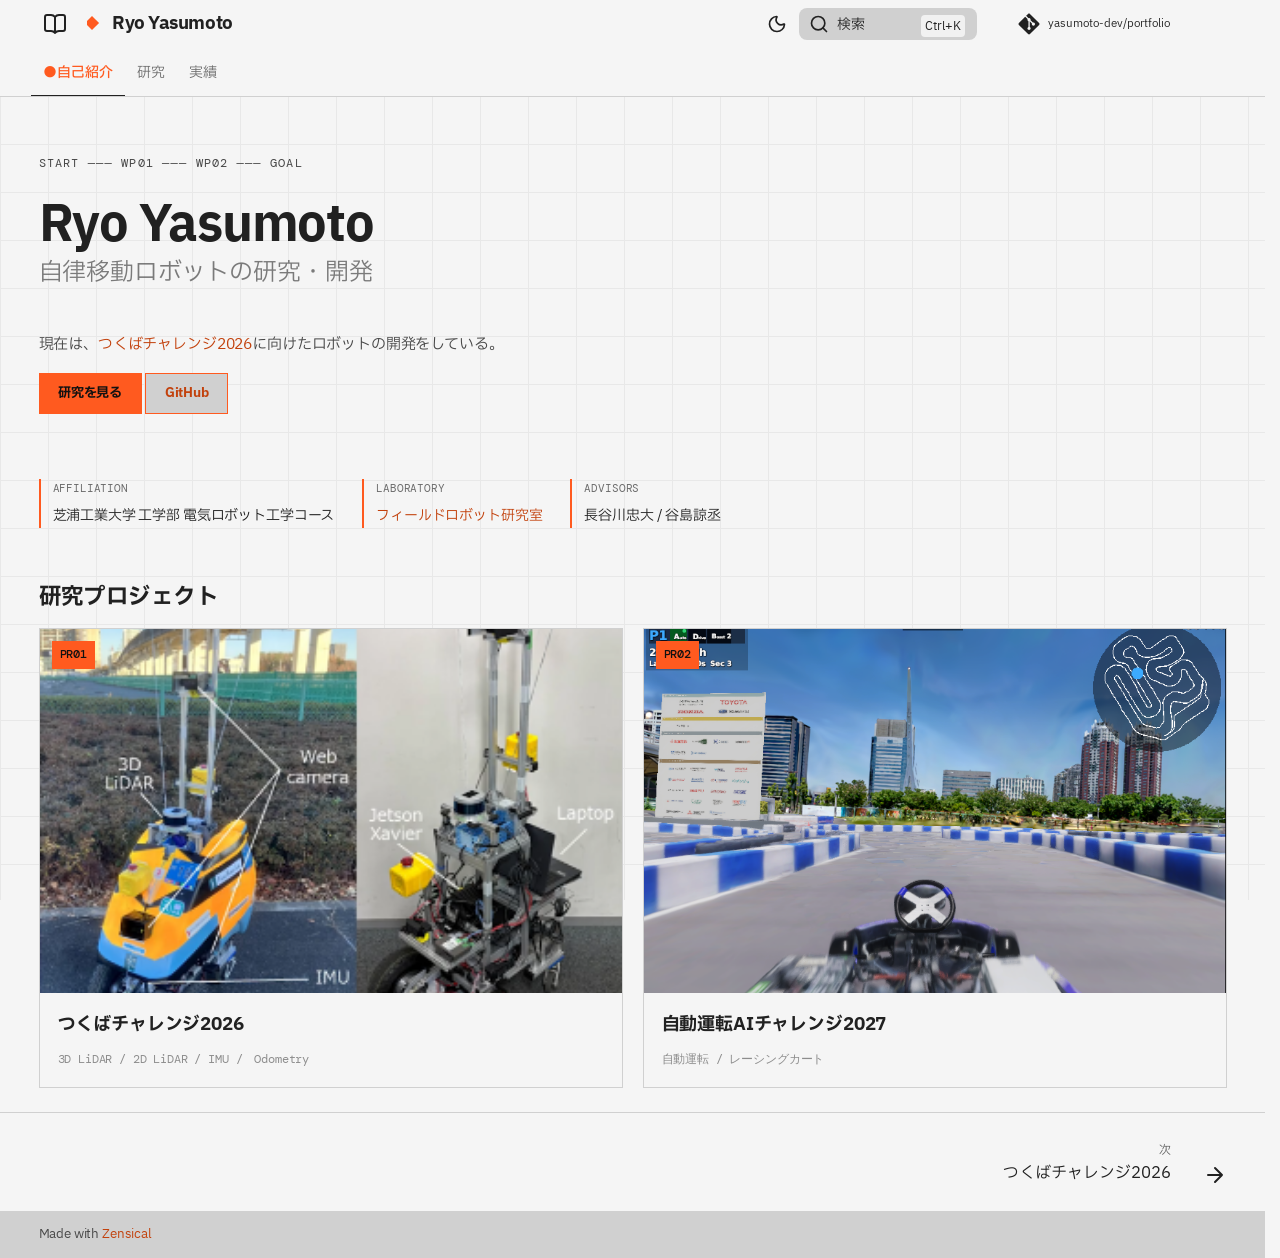
<file: index.html>
<!doctype html>
<html lang="ja" class="no-js">
  <head>
    
      <meta charset="utf-8">
      <meta name="viewport" content="width=device-width,initial-scale=1">
      
        <meta name="description" content="自律移動ロボットの研究・開発記録">
      
      
        <meta name="author" content="yasumoto-dev">
      
      
        <link rel="canonical" href="https://yasumoto-dev.github.io/portfolio/">
      
      
      
        <link rel="next" href="./tsukuba_2026/">
      
      
        
      
      
      <link rel="icon" href="./assets/images/favicon.png">
      <meta name="generator" content="zensical-0.0.69">
    
    
      
        <title>自己紹介 - Ryo Yasumoto</title>
      
    
    
      
        
      
      <link rel="stylesheet" href="./assets/stylesheets/modern/main.e15858d4.min.css">
      
        
          
        
        <link rel="stylesheet" href="./assets/stylesheets/modern/palette.b27955a4.min.css">
      
      


    
    
      
    
    
      
        
        
        <link rel="preconnect" href="https://fonts.gstatic.com" crossorigin>
        <link rel="stylesheet" href="https://fonts.googleapis.com/css?family=IBM+Plex+Sans+JP:300,300i,400,400i,500,500i,700,700i%7CDM+Mono:400,400i,700,700i&amp;display=fallback">
        <style>:root{--md-text-font:"IBM Plex Sans JP";--md-code-font:"DM Mono"}</style>
      
    
    
      <link rel="stylesheet" href="./stylesheets/extra.css">
    
    <script>__md_scope=new URL(".",location),__md_scope.pathname.endsWith("/")||(__md_scope=new URL(__md_scope.pathname+"/",location)),__md_hash=e=>[...e].reduce(((e,t)=>(e<<5)-e+t.charCodeAt(0)),0),__md_get=(e,t=localStorage,_=__md_scope)=>JSON.parse(t.getItem(_.pathname+"."+e)),__md_set=(e,t,_=localStorage,a=__md_scope)=>{try{_.setItem(a.pathname+"."+e,JSON.stringify(t))}catch(e){}},document.documentElement.setAttribute("data-platform",navigator.platform)</script>
    
      

    
    
  </head>
  
  
    
    
      
    
    
    
    
    <body dir="ltr" data-md-color-scheme="default" data-md-color-primary="white" data-md-color-accent="deep-orange">
  
    
    <input class="md-toggle" data-md-toggle="drawer" type="checkbox" id="__drawer" autocomplete="off">
    <input class="md-toggle" data-md-toggle="search" type="checkbox" id="__search" autocomplete="off">
    <label class="md-overlay" for="__drawer" aria-hidden="true"></label>
    <div data-md-component="skip">
      <a href="#__skip" class="md-skip">
        コンテンツにスキップ
      </a>
    </div>
    <div data-md-component="announce">
      
    </div>
    
    
      

  

<header class="md-header md-header--shadow md-header--lifted" data-md-component="header">
  <nav class="md-header__inner md-grid" aria-label="ヘッダー">
    <a href="" title="Ryo Yasumoto" class="md-header__button md-logo" aria-label="Ryo Yasumoto" data-md-component="logo">
      
  
  <svg xmlns="http://www.w3.org/2000/svg" fill="none" stroke="currentColor" stroke-linecap="round" stroke-linejoin="round" stroke-width="2" class="lucide lucide-book-open" viewBox="0 0 24 24"><path d="M12 5v16M20.001 19A2 2 0 0 0 22 17V5a2 2 0 0 0-1.999-2L16 3.002A5 5 0 0 0 12 5a5 5 0 0 0-4-2H4a2 2 0 0 0-2 2v12a2 2 0 0 0 1.999 2H8a5 5 0 0 1 4 2 5 5 0 0 1 4-2z"/></svg>

    </a>
    <label class="md-header__button md-icon" for="__drawer" aria-label="ナビゲーション">
      
      <svg xmlns="http://www.w3.org/2000/svg" fill="none" stroke="currentColor" stroke-linecap="round" stroke-linejoin="round" stroke-width="2" class="lucide lucide-menu" viewBox="0 0 24 24"><path d="M4 5h16M4 12h16M4 19h16"/></svg>
    </label>
    <div class="md-header__title" data-md-component="header-title">
      <div class="md-header__ellipsis">
        <div class="md-header__topic">
          <span class="md-ellipsis">
            Ryo Yasumoto
          </span>
        </div>
        <div class="md-header__topic" data-md-component="header-topic">
          <span class="md-ellipsis">
            
              自己紹介
            
          </span>
        </div>
      </div>
    </div>
    
      
        <form class="md-header__option" data-md-component="palette">
  
    
    
    
    <input class="md-option" data-md-color-media="none" data-md-color-scheme="default" data-md-color-primary="white" data-md-color-accent="deep-orange"  aria-label="ダークモードへ"  type="radio" name="__palette" id="__palette_0">
    
      <label class="md-header__button md-icon" title="ダークモードへ" for="__palette_1" hidden>
        <svg xmlns="http://www.w3.org/2000/svg" fill="none" stroke="currentColor" stroke-linecap="round" stroke-linejoin="round" stroke-width="2" class="lucide lucide-moon" viewBox="0 0 24 24"><path d="M20.985 12.486a9 9 0 1 1-9.473-9.472c.405-.022.617.46.402.803a6 6 0 0 0 8.268 8.268c.344-.215.825-.004.803.401"/></svg>
      </label>
    
  
    
    
    
    <input class="md-option" data-md-color-media="none" data-md-color-scheme="slate" data-md-color-primary="black" data-md-color-accent="deep-orange"  aria-label="ライトモードへ"  type="radio" name="__palette" id="__palette_1">
    
      <label class="md-header__button md-icon" title="ライトモードへ" for="__palette_0" hidden>
        <svg xmlns="http://www.w3.org/2000/svg" fill="none" stroke="currentColor" stroke-linecap="round" stroke-linejoin="round" stroke-width="2" class="lucide lucide-sun" viewBox="0 0 24 24"><circle cx="12" cy="12" r="4"/><path d="M12 2v2M12 20v2M4.93 4.93l1.41 1.41M17.66 17.66l1.41 1.41M2 12h2M20 12h2M6.34 17.66l-1.41 1.41M19.07 4.93l-1.41 1.41"/></svg>
      </label>
    
  
</form>
      
    
    
      <script>var palette=__md_get("__palette");if(palette&&palette.color){if("(prefers-color-scheme)"===palette.color.media){var media=matchMedia("(prefers-color-scheme: light)"),input=document.querySelector(media.matches?"[data-md-color-media='(prefers-color-scheme: light)']":"[data-md-color-media='(prefers-color-scheme: dark)']");palette.color.media=input.getAttribute("data-md-color-media"),palette.color.scheme=input.getAttribute("data-md-color-scheme"),palette.color.primary=input.getAttribute("data-md-color-primary"),palette.color.accent=input.getAttribute("data-md-color-accent")}for(var[key,value]of Object.entries(palette.color))document.body.setAttribute("data-md-color-"+key,value)}</script>
    
    
    
      
      
        <label class="md-header__button md-icon" for="__search" aria-label="検索">
          
          <svg xmlns="http://www.w3.org/2000/svg" fill="none" stroke="currentColor" stroke-linecap="round" stroke-linejoin="round" stroke-width="2" class="lucide lucide-search" viewBox="0 0 24 24"><path d="m21 21-4.34-4.34"/><circle cx="11" cy="11" r="8"/></svg>
        </label>
        <div class="md-search" data-md-component="search" role="dialog" aria-label="検索">
  <button type="button" class="md-search__button">
    検索
  </button>
</div>
      
    
    <div class="md-header__source">
      
        <a href="https://github.com/yasumoto-dev/portfolio" title="リポジトリへ" class="md-source" data-md-component="source">
  <div class="md-source__icon md-icon">
    
    <svg xmlns="http://www.w3.org/2000/svg" viewBox="0 0 448 512"><!--! Font Awesome Free 7.3.1 by @fontawesome - https://fontawesome.com License - https://fontawesome.com/license/free (Icons: CC BY 4.0, Fonts: SIL OFL 1.1, Code: MIT License) Copyright 2026 Fonticons, Inc.--><path fill="currentColor" d="M439.6 236.1 244 40.5c-5.4-5.5-12.8-8.5-20.4-8.5s-15 3-20.4 8.4L162.5 81l51.5 51.5c27.1-9.1 52.7 16.8 43.4 43.7l49.7 49.7c34.2-11.8 61.2 31 35.5 56.7-26.5 26.5-70.2-2.9-56-37.3L240.3 199v121.9c25.3 12.5 22.3 41.8 9.1 55-6.4 6.4-15.2 10.1-24.3 10.1s-17.8-3.6-24.3-10.1c-17.6-17.6-11.1-46.9 11.2-56v-123c-20.8-8.5-24.6-30.7-18.6-45L142.6 101 8.5 235.1C3 240.6 0 247.9 0 255.5s3 15 8.5 20.4l195.6 195.7c5.4 5.4 12.7 8.4 20.4 8.4s15-3 20.4-8.4l194.7-194.7c5.4-5.4 8.4-12.8 8.4-20.4s-3-15-8.4-20.4"/></svg>
  </div>
  <div class="md-source__repository">
    yasumoto-dev/portfolio
  </div>
</a>
      
    </div>
  </nav>
  
    
      
<nav class="md-tabs" aria-label="タブ" data-md-component="tabs">
  <div class="md-grid">
    <ul class="md-tabs__list">
      
        
  
  
  
    
  
  
    <li class="md-tabs__item md-tabs__item--active">
      <a href="" class="md-tabs__link">
        
  
  自己紹介

      </a>
    </li>
  

      
        
  
  
  
  
    
      
    
    
    
      <li class="md-tabs__item">
        <a href="./tsukuba_2026/" class="md-tabs__link">
          
  
  研究

        </a>
      </li>
    
  

      
        
  
  
  
  
    <li class="md-tabs__item">
      <a href="./achievements/" class="md-tabs__link">
        
  
  実績

      </a>
    </li>
  

      
    </ul>
  </div>
</nav>
    
  
</header>
    
    <div class="md-container" data-md-component="container">
      
      
        
      
      <main class="md-main" data-md-component="main">
        <div class="md-main__inner md-grid">
          
            
              
                
              
              <div class="md-sidebar md-sidebar--primary" data-md-component="sidebar" data-md-type="navigation" hidden>
                <div class="md-sidebar__scrollwrap">
                  <div class="md-sidebar__inner">
                    


  


<nav class="md-nav md-nav--primary md-nav--lifted" aria-label="ナビゲーション" data-md-level="0">
  <label class="md-nav__title" for="__drawer">
    <a href="" title="Ryo Yasumoto" class="md-nav__button md-logo" aria-label="Ryo Yasumoto" data-md-component="logo">
      
  
  <svg xmlns="http://www.w3.org/2000/svg" fill="none" stroke="currentColor" stroke-linecap="round" stroke-linejoin="round" stroke-width="2" class="lucide lucide-book-open" viewBox="0 0 24 24"><path d="M12 5v16M20.001 19A2 2 0 0 0 22 17V5a2 2 0 0 0-1.999-2L16 3.002A5 5 0 0 0 12 5a5 5 0 0 0-4-2H4a2 2 0 0 0-2 2v12a2 2 0 0 0 1.999 2H8a5 5 0 0 1 4 2 5 5 0 0 1 4-2z"/></svg>

    </a>
    Ryo Yasumoto
  </label>
  
    <div class="md-nav__source">
      <a href="https://github.com/yasumoto-dev/portfolio" title="リポジトリへ" class="md-source" data-md-component="source">
  <div class="md-source__icon md-icon">
    
    <svg xmlns="http://www.w3.org/2000/svg" viewBox="0 0 448 512"><!--! Font Awesome Free 7.3.1 by @fontawesome - https://fontawesome.com License - https://fontawesome.com/license/free (Icons: CC BY 4.0, Fonts: SIL OFL 1.1, Code: MIT License) Copyright 2026 Fonticons, Inc.--><path fill="currentColor" d="M439.6 236.1 244 40.5c-5.4-5.5-12.8-8.5-20.4-8.5s-15 3-20.4 8.4L162.5 81l51.5 51.5c27.1-9.1 52.7 16.8 43.4 43.7l49.7 49.7c34.2-11.8 61.2 31 35.5 56.7-26.5 26.5-70.2-2.9-56-37.3L240.3 199v121.9c25.3 12.5 22.3 41.8 9.1 55-6.4 6.4-15.2 10.1-24.3 10.1s-17.8-3.6-24.3-10.1c-17.6-17.6-11.1-46.9 11.2-56v-123c-20.8-8.5-24.6-30.7-18.6-45L142.6 101 8.5 235.1C3 240.6 0 247.9 0 255.5s3 15 8.5 20.4l195.6 195.7c5.4 5.4 12.7 8.4 20.4 8.4s15-3 20.4-8.4l194.7-194.7c5.4-5.4 8.4-12.8 8.4-20.4s-3-15-8.4-20.4"/></svg>
  </div>
  <div class="md-source__repository">
    yasumoto-dev/portfolio
  </div>
</a>
    </div>
  
  <ul class="md-nav__list" data-md-scrollfix>
    
      
      
  
  
    
  
  
  
    <li class="md-nav__item md-nav__item--active">
      
      
      
      
        
      
      
        <label class="md-nav__link md-nav__link--active" for="__toc">
          
  
  
  <span class="md-ellipsis">
    
  
  自己紹介

    
  </span>
  
  

          <span class="md-nav__icon md-icon"></span>
        </label>
      
      <a href="" class="md-nav__link md-nav__link--active">
        
  
  
  <span class="md-ellipsis">
    
  
  自己紹介

    
  </span>
  
  

      </a>
      
        


<nav class="md-nav md-nav--secondary" aria-label="目次">
  
  
  
    
  
  
    <label class="md-nav__title" for="__toc">
      <span class="md-nav__icon md-icon"></span>
      目次
    </label>
    <ul class="md-nav__list" data-md-component="toc" data-md-scrollfix>
      
        <li class="md-nav__item">
  <a href="#_1" class="md-nav__link">
    <span class="md-ellipsis">
      <span class="md-typeset">
        研究プロジェクト
      </span>
    </span>
  </a>
  
</li>
      
    </ul>
  
</nav>
      
    </li>
  

    
      
      
  
  
  
  
    
    
    
    
      
      
    
    
    <li class="md-nav__item md-nav__item--nested">
      
        
        
        <input class="md-nav__toggle md-toggle " type="checkbox" id="__nav_2" >
        
          
          <label class="md-nav__link" for="__nav_2" id="__nav_2_label" tabindex="0">
            
  
  
  <span class="md-ellipsis">
    
  
  研究

    
  </span>
  
  

            <span class="md-nav__icon md-icon"></span>
          </label>
        
        
          <nav class="md-nav" data-md-level="1" aria-labelledby="__nav_2_label" aria-expanded="false">
            <label class="md-nav__title" for="__nav_2">
              <span class="md-nav__icon md-icon"></span>
              
  
  研究

            </label>
            <ul class="md-nav__list" data-md-scrollfix>
              
                
                  
  
  
  
  
    <li class="md-nav__item">
      <a href="./tsukuba_2026/" class="md-nav__link">
        
  
  
  <span class="md-ellipsis">
    
  
  つくばチャレンジ2026

    
  </span>
  
  

      </a>
    </li>
  

                
              
                
                  
  
  
  
  
    <li class="md-nav__item">
      <a href="./aichallenge/" class="md-nav__link">
        
  
  
  <span class="md-ellipsis">
    
  
  自動運転AIチャレンジ

    
  </span>
  
  

      </a>
    </li>
  

                
              
            </ul>
          </nav>
        
      
    </li>
  

    
      
      
  
  
  
  
    <li class="md-nav__item">
      <a href="./achievements/" class="md-nav__link">
        
  
  
  <span class="md-ellipsis">
    
  
  実績

    
  </span>
  
  

      </a>
    </li>
  

    
  </ul>
</nav>
                  </div>
                </div>
              </div>
            
            
              
                
              
              <div class="md-sidebar md-sidebar--secondary" data-md-component="sidebar" data-md-type="toc" hidden>
                <div class="md-sidebar__scrollwrap">
                  
                    
                    
                    
                      
                    
                    
                      <input class="md-nav__toggle md-toggle" type="checkbox" id="__toc">
                      <div class="md-sidebar-button__wrapper">
                        <label class="md-sidebar-button" for="__toc"></label>
                      </div>
                    
                  
                  <div class="md-sidebar__inner">
                    


<nav class="md-nav md-nav--secondary" aria-label="目次">
  
  
  
    
  
  
    <label class="md-nav__title" for="__toc">
      <span class="md-nav__icon md-icon"></span>
      目次
    </label>
    <ul class="md-nav__list" data-md-component="toc" data-md-scrollfix>
      
        <li class="md-nav__item">
  <a href="#_1" class="md-nav__link">
    <span class="md-ellipsis">
      <span class="md-typeset">
        研究プロジェクト
      </span>
    </span>
  </a>
  
</li>
      
    </ul>
  
</nav>
                  </div>
                </div>
              </div>
            
          
          
            <div class="md-content" data-md-component="content">
              
              <article class="md-content__inner md-typeset">
                <a id="__skip" tabindex="-1"></a>
                
                  

  
  


<div class="hero">
<p class="hero-label">START ─── WP01 ─── WP02 ─── GOAL</p>
<h1 class="hero-name" id="ryo-yasumoto">Ryo Yasumoto</h1>
<p class="hero-role">自律移動ロボットの研究・開発</p>
<p>現在は、<a href="https://tsukubachallenge.jp/2026/">つくばチャレンジ2026</a>に向けたロボットの開発をしている。</p>
<p><a class="md-button md-button--primary" href="tsukuba_2026/">研究を見る</a>
<a class="md-button" href="https://github.com/yasumoto-dev">GitHub</a></p>
</div>
<div class="aff">
  <div><span>AFFILIATION</span>芝浦工業大学 工学部 電気ロボット工学コース</div>
  <div><span>LABORATORY</span><a href="https://sites.google.com/shibaura-it.ac.jp/thase-frl">フィールドロボット研究室</a></div>
  <div><span>ADVISORS</span>長谷川忠大 / 谷島諒丞</div>
</div>

<h2 id="_1">研究プロジェクト</h2>
<div class="pr-grid">
  <a class="pr-card" href="tsukuba_2026/">
    <span class="pr-media">
      <img src="assets/voyger_2025.png" alt="つくばチャレンジの機体">
      <span class="pr-badge">PR01</span>
    </span>
    <span class="pr-body">
      <strong>つくばチャレンジ2026</strong>
      <small>3D LiDAR / 2D LiDAR / IMU /　Odometry </small>
    </span>
  </a>
  <a class="pr-card" href="aichallenge/">
    <span class="pr-media">
      <img src="assets/aichallenge.png" alt="AIチャレンジの画像">
      <span class="pr-badge">PR02</span>
    </span>
    <span class="pr-body">
      <strong>自動運転AIチャレンジ2027</strong>
      <small>自動運転 / レーシングカート</small>
    </span>
  </a>
</div>

  









  
  




  



                
              </article>
            </div>
          
          
<script>var target=document.getElementById(location.hash.slice(1));target&&target.name&&(target.checked=target.name.startsWith("__tabbed_"))</script>
        </div>
        
          <button type="button" class="md-top md-icon" data-md-component="top" hidden>
  
  <svg xmlns="http://www.w3.org/2000/svg" fill="none" stroke="currentColor" stroke-linecap="round" stroke-linejoin="round" stroke-width="2" class="lucide lucide-circle-arrow-up" viewBox="0 0 24 24"><circle cx="12" cy="12" r="10"/><path d="m16 12-4-4-4 4M12 16V8"/></svg>
  ページトップへ戻る
</button>
        
      </main>
      
        <footer class="md-footer">
  
    
      
        
      
      <nav class="md-footer__inner md-grid" aria-label="フッター" >
        
        
          
          <a href="./tsukuba_2026/" class="md-footer__link md-footer__link--next" aria-label="次: つくばチャレンジ2026">
            <div class="md-footer__title">
              <span class="md-footer__direction">
                次
              </span>
              <div class="md-ellipsis">
                つくばチャレンジ2026
              </div>
            </div>
            <div class="md-footer__button md-icon">
              
              <svg xmlns="http://www.w3.org/2000/svg" fill="none" stroke="currentColor" stroke-linecap="round" stroke-linejoin="round" stroke-width="2" class="lucide lucide-arrow-right" viewBox="0 0 24 24"><path d="M5 12h14M12 5l7 7-7 7"/></svg>
            </div>
          </a>
        
      </nav>
    
  
  <div class="md-footer-meta md-typeset">
    <div class="md-footer-meta__inner md-grid">
      <div class="md-copyright">
  
  
    Made with
    <a href="https://zensical.org/" target="_blank" rel="noopener">
      Zensical
    </a>
  
</div>
      
    </div>
  </div>
</footer>
      
    </div>
    <div class="md-dialog" data-md-component="dialog" role="status" aria-atomic="true">
      <div class="md-dialog__inner md-typeset"></div>
    </div>
    
    
    
      
      
      
      
        
        
      <script id="__config" type="application/json">{"annotate":null,"base":".","features":["navigation.tabs","navigation.tabs.sticky","navigation.instant","navigation.instant.prefetch","navigation.top","navigation.footer","toc.follow"],"redirect":null,"search":"./assets/javascripts/workers/search.7d14d953.min.js","tags":null,"translations":{"clipboard.copied":"コピーしました","clipboard.copy":"クリップボードへコピー","clipboard.error":"Could not copy to clipboard","search.result.more.one":"このページ内にもう1件見つかりました","search.result.more.other":"このページ内にあと#件見つかりました","search.result.none":"何も見つかりませんでした","search.result.one":"1件見つかりました","search.result.other":"#件見つかりました","search.result.placeholder":"検索キーワードを入力してください","search.result.term.missing":"検索に含まれない","select.version":"バージョン切り替え"},"version":null}</script>
    
    
      <script src="./assets/javascripts/bundle.8b1c90bd.min.js"></script>
      
    
  </body>
</html>
</file>
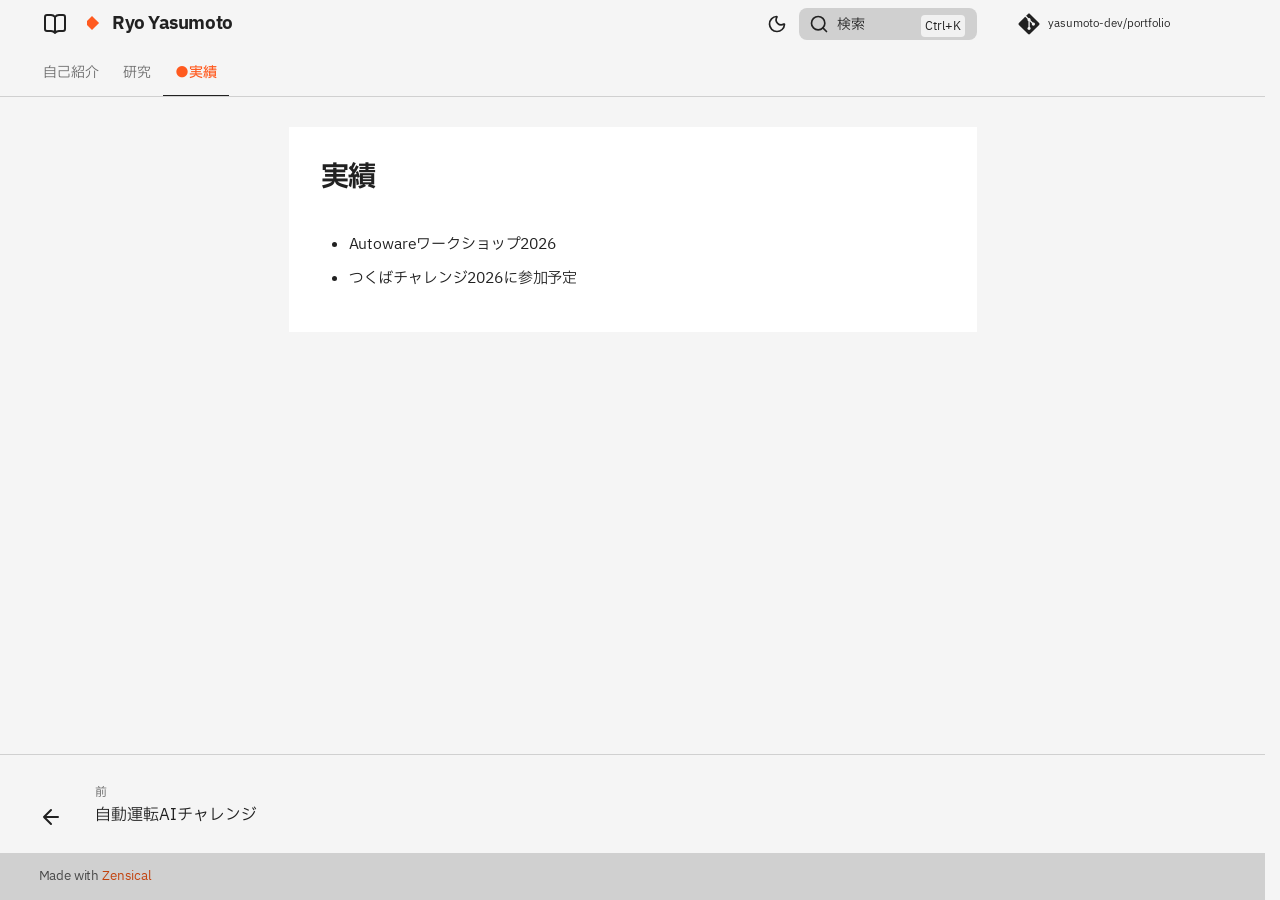
<file: achievements/index.html>
<!doctype html>
<html lang="ja" class="no-js">
  <head>
    
      <meta charset="utf-8">
      <meta name="viewport" content="width=device-width,initial-scale=1">
      
        <meta name="description" content="自律移動ロボットの研究・開発記録">
      
      
        <meta name="author" content="yasumoto-dev">
      
      
        <link rel="canonical" href="https://yasumoto-dev.github.io/portfolio/achievements/">
      
      
        <link rel="prev" href="../aichallenge/">
      
      
      
        
      
      
      <link rel="icon" href="../assets/images/favicon.png">
      <meta name="generator" content="zensical-0.0.69">
    
    
      
        <title>実績 - Ryo Yasumoto</title>
      
    
    
      
        
      
      <link rel="stylesheet" href="../assets/stylesheets/modern/main.e15858d4.min.css">
      
        
          
        
        <link rel="stylesheet" href="../assets/stylesheets/modern/palette.b27955a4.min.css">
      
      


    
    
      
    
    
      
        
        
        <link rel="preconnect" href="https://fonts.gstatic.com" crossorigin>
        <link rel="stylesheet" href="https://fonts.googleapis.com/css?family=IBM+Plex+Sans+JP:300,300i,400,400i,500,500i,700,700i%7CDM+Mono:400,400i,700,700i&amp;display=fallback">
        <style>:root{--md-text-font:"IBM Plex Sans JP";--md-code-font:"DM Mono"}</style>
      
    
    
      <link rel="stylesheet" href="../stylesheets/extra.css">
    
    <script>__md_scope=new URL("..",location),__md_scope.pathname.endsWith("/")||(__md_scope=new URL(__md_scope.pathname+"/",location)),__md_hash=e=>[...e].reduce(((e,t)=>(e<<5)-e+t.charCodeAt(0)),0),__md_get=(e,t=localStorage,_=__md_scope)=>JSON.parse(t.getItem(_.pathname+"."+e)),__md_set=(e,t,_=localStorage,a=__md_scope)=>{try{_.setItem(a.pathname+"."+e,JSON.stringify(t))}catch(e){}},document.documentElement.setAttribute("data-platform",navigator.platform)</script>
    
      

    
    
  </head>
  
  
    
    
      
    
    
    
    
    <body dir="ltr" data-md-color-scheme="default" data-md-color-primary="white" data-md-color-accent="deep-orange">
  
    
    <input class="md-toggle" data-md-toggle="drawer" type="checkbox" id="__drawer" autocomplete="off">
    <input class="md-toggle" data-md-toggle="search" type="checkbox" id="__search" autocomplete="off">
    <label class="md-overlay" for="__drawer" aria-hidden="true"></label>
    <div data-md-component="skip">
      <a href="#__skip" class="md-skip">
        コンテンツにスキップ
      </a>
    </div>
    <div data-md-component="announce">
      
    </div>
    
    
      

  

<header class="md-header md-header--shadow md-header--lifted" data-md-component="header">
  <nav class="md-header__inner md-grid" aria-label="ヘッダー">
    <a href="./.." title="Ryo Yasumoto" class="md-header__button md-logo" aria-label="Ryo Yasumoto" data-md-component="logo">
      
  
  <svg xmlns="http://www.w3.org/2000/svg" fill="none" stroke="currentColor" stroke-linecap="round" stroke-linejoin="round" stroke-width="2" class="lucide lucide-book-open" viewBox="0 0 24 24"><path d="M12 5v16M20.001 19A2 2 0 0 0 22 17V5a2 2 0 0 0-1.999-2L16 3.002A5 5 0 0 0 12 5a5 5 0 0 0-4-2H4a2 2 0 0 0-2 2v12a2 2 0 0 0 1.999 2H8a5 5 0 0 1 4 2 5 5 0 0 1 4-2z"/></svg>

    </a>
    <label class="md-header__button md-icon" for="__drawer" aria-label="ナビゲーション">
      
      <svg xmlns="http://www.w3.org/2000/svg" fill="none" stroke="currentColor" stroke-linecap="round" stroke-linejoin="round" stroke-width="2" class="lucide lucide-menu" viewBox="0 0 24 24"><path d="M4 5h16M4 12h16M4 19h16"/></svg>
    </label>
    <div class="md-header__title" data-md-component="header-title">
      <div class="md-header__ellipsis">
        <div class="md-header__topic">
          <span class="md-ellipsis">
            Ryo Yasumoto
          </span>
        </div>
        <div class="md-header__topic" data-md-component="header-topic">
          <span class="md-ellipsis">
            
              実績
            
          </span>
        </div>
      </div>
    </div>
    
      
        <form class="md-header__option" data-md-component="palette">
  
    
    
    
    <input class="md-option" data-md-color-media="none" data-md-color-scheme="default" data-md-color-primary="white" data-md-color-accent="deep-orange"  aria-label="ダークモードへ"  type="radio" name="__palette" id="__palette_0">
    
      <label class="md-header__button md-icon" title="ダークモードへ" for="__palette_1" hidden>
        <svg xmlns="http://www.w3.org/2000/svg" fill="none" stroke="currentColor" stroke-linecap="round" stroke-linejoin="round" stroke-width="2" class="lucide lucide-moon" viewBox="0 0 24 24"><path d="M20.985 12.486a9 9 0 1 1-9.473-9.472c.405-.022.617.46.402.803a6 6 0 0 0 8.268 8.268c.344-.215.825-.004.803.401"/></svg>
      </label>
    
  
    
    
    
    <input class="md-option" data-md-color-media="none" data-md-color-scheme="slate" data-md-color-primary="black" data-md-color-accent="deep-orange"  aria-label="ライトモードへ"  type="radio" name="__palette" id="__palette_1">
    
      <label class="md-header__button md-icon" title="ライトモードへ" for="__palette_0" hidden>
        <svg xmlns="http://www.w3.org/2000/svg" fill="none" stroke="currentColor" stroke-linecap="round" stroke-linejoin="round" stroke-width="2" class="lucide lucide-sun" viewBox="0 0 24 24"><circle cx="12" cy="12" r="4"/><path d="M12 2v2M12 20v2M4.93 4.93l1.41 1.41M17.66 17.66l1.41 1.41M2 12h2M20 12h2M6.34 17.66l-1.41 1.41M19.07 4.93l-1.41 1.41"/></svg>
      </label>
    
  
</form>
      
    
    
      <script>var palette=__md_get("__palette");if(palette&&palette.color){if("(prefers-color-scheme)"===palette.color.media){var media=matchMedia("(prefers-color-scheme: light)"),input=document.querySelector(media.matches?"[data-md-color-media='(prefers-color-scheme: light)']":"[data-md-color-media='(prefers-color-scheme: dark)']");palette.color.media=input.getAttribute("data-md-color-media"),palette.color.scheme=input.getAttribute("data-md-color-scheme"),palette.color.primary=input.getAttribute("data-md-color-primary"),palette.color.accent=input.getAttribute("data-md-color-accent")}for(var[key,value]of Object.entries(palette.color))document.body.setAttribute("data-md-color-"+key,value)}</script>
    
    
    
      
      
        <label class="md-header__button md-icon" for="__search" aria-label="検索">
          
          <svg xmlns="http://www.w3.org/2000/svg" fill="none" stroke="currentColor" stroke-linecap="round" stroke-linejoin="round" stroke-width="2" class="lucide lucide-search" viewBox="0 0 24 24"><path d="m21 21-4.34-4.34"/><circle cx="11" cy="11" r="8"/></svg>
        </label>
        <div class="md-search" data-md-component="search" role="dialog" aria-label="検索">
  <button type="button" class="md-search__button">
    検索
  </button>
</div>
      
    
    <div class="md-header__source">
      
        <a href="https://github.com/yasumoto-dev/portfolio" title="リポジトリへ" class="md-source" data-md-component="source">
  <div class="md-source__icon md-icon">
    
    <svg xmlns="http://www.w3.org/2000/svg" viewBox="0 0 448 512"><!--! Font Awesome Free 7.3.1 by @fontawesome - https://fontawesome.com License - https://fontawesome.com/license/free (Icons: CC BY 4.0, Fonts: SIL OFL 1.1, Code: MIT License) Copyright 2026 Fonticons, Inc.--><path fill="currentColor" d="M439.6 236.1 244 40.5c-5.4-5.5-12.8-8.5-20.4-8.5s-15 3-20.4 8.4L162.5 81l51.5 51.5c27.1-9.1 52.7 16.8 43.4 43.7l49.7 49.7c34.2-11.8 61.2 31 35.5 56.7-26.5 26.5-70.2-2.9-56-37.3L240.3 199v121.9c25.3 12.5 22.3 41.8 9.1 55-6.4 6.4-15.2 10.1-24.3 10.1s-17.8-3.6-24.3-10.1c-17.6-17.6-11.1-46.9 11.2-56v-123c-20.8-8.5-24.6-30.7-18.6-45L142.6 101 8.5 235.1C3 240.6 0 247.9 0 255.5s3 15 8.5 20.4l195.6 195.7c5.4 5.4 12.7 8.4 20.4 8.4s15-3 20.4-8.4l194.7-194.7c5.4-5.4 8.4-12.8 8.4-20.4s-3-15-8.4-20.4"/></svg>
  </div>
  <div class="md-source__repository">
    yasumoto-dev/portfolio
  </div>
</a>
      
    </div>
  </nav>
  
    
      
<nav class="md-tabs" aria-label="タブ" data-md-component="tabs">
  <div class="md-grid">
    <ul class="md-tabs__list">
      
        
  
  
  
  
    <li class="md-tabs__item">
      <a href="./.." class="md-tabs__link">
        
  
  自己紹介

      </a>
    </li>
  

      
        
  
  
  
  
    
      
    
    
    
      <li class="md-tabs__item">
        <a href="../tsukuba_2026/" class="md-tabs__link">
          
  
  研究

        </a>
      </li>
    
  

      
        
  
  
  
    
  
  
    <li class="md-tabs__item md-tabs__item--active">
      <a href="././" class="md-tabs__link">
        
  
  実績

      </a>
    </li>
  

      
    </ul>
  </div>
</nav>
    
  
</header>
    
    <div class="md-container" data-md-component="container">
      
      
        
      
      <main class="md-main" data-md-component="main">
        <div class="md-main__inner md-grid">
          
            
              
              <div class="md-sidebar md-sidebar--primary" data-md-component="sidebar" data-md-type="navigation" >
                <div class="md-sidebar__scrollwrap">
                  <div class="md-sidebar__inner">
                    


  


<nav class="md-nav md-nav--primary md-nav--lifted" aria-label="ナビゲーション" data-md-level="0">
  <label class="md-nav__title" for="__drawer">
    <a href="./.." title="Ryo Yasumoto" class="md-nav__button md-logo" aria-label="Ryo Yasumoto" data-md-component="logo">
      
  
  <svg xmlns="http://www.w3.org/2000/svg" fill="none" stroke="currentColor" stroke-linecap="round" stroke-linejoin="round" stroke-width="2" class="lucide lucide-book-open" viewBox="0 0 24 24"><path d="M12 5v16M20.001 19A2 2 0 0 0 22 17V5a2 2 0 0 0-1.999-2L16 3.002A5 5 0 0 0 12 5a5 5 0 0 0-4-2H4a2 2 0 0 0-2 2v12a2 2 0 0 0 1.999 2H8a5 5 0 0 1 4 2 5 5 0 0 1 4-2z"/></svg>

    </a>
    Ryo Yasumoto
  </label>
  
    <div class="md-nav__source">
      <a href="https://github.com/yasumoto-dev/portfolio" title="リポジトリへ" class="md-source" data-md-component="source">
  <div class="md-source__icon md-icon">
    
    <svg xmlns="http://www.w3.org/2000/svg" viewBox="0 0 448 512"><!--! Font Awesome Free 7.3.1 by @fontawesome - https://fontawesome.com License - https://fontawesome.com/license/free (Icons: CC BY 4.0, Fonts: SIL OFL 1.1, Code: MIT License) Copyright 2026 Fonticons, Inc.--><path fill="currentColor" d="M439.6 236.1 244 40.5c-5.4-5.5-12.8-8.5-20.4-8.5s-15 3-20.4 8.4L162.5 81l51.5 51.5c27.1-9.1 52.7 16.8 43.4 43.7l49.7 49.7c34.2-11.8 61.2 31 35.5 56.7-26.5 26.5-70.2-2.9-56-37.3L240.3 199v121.9c25.3 12.5 22.3 41.8 9.1 55-6.4 6.4-15.2 10.1-24.3 10.1s-17.8-3.6-24.3-10.1c-17.6-17.6-11.1-46.9 11.2-56v-123c-20.8-8.5-24.6-30.7-18.6-45L142.6 101 8.5 235.1C3 240.6 0 247.9 0 255.5s3 15 8.5 20.4l195.6 195.7c5.4 5.4 12.7 8.4 20.4 8.4s15-3 20.4-8.4l194.7-194.7c5.4-5.4 8.4-12.8 8.4-20.4s-3-15-8.4-20.4"/></svg>
  </div>
  <div class="md-source__repository">
    yasumoto-dev/portfolio
  </div>
</a>
    </div>
  
  <ul class="md-nav__list" data-md-scrollfix>
    
      
      
  
  
  
  
    <li class="md-nav__item">
      <a href="./.." class="md-nav__link">
        
  
  
  <span class="md-ellipsis">
    
  
  自己紹介

    
  </span>
  
  

      </a>
    </li>
  

    
      
      
  
  
  
  
    
    
    
    
      
      
    
    
    <li class="md-nav__item md-nav__item--nested">
      
        
        
        <input class="md-nav__toggle md-toggle " type="checkbox" id="__nav_2" >
        
          
          <label class="md-nav__link" for="__nav_2" id="__nav_2_label" tabindex="0">
            
  
  
  <span class="md-ellipsis">
    
  
  研究

    
  </span>
  
  

            <span class="md-nav__icon md-icon"></span>
          </label>
        
        
          <nav class="md-nav" data-md-level="1" aria-labelledby="__nav_2_label" aria-expanded="false">
            <label class="md-nav__title" for="__nav_2">
              <span class="md-nav__icon md-icon"></span>
              
  
  研究

            </label>
            <ul class="md-nav__list" data-md-scrollfix>
              
                
                  
  
  
  
  
    <li class="md-nav__item">
      <a href="../tsukuba_2026/" class="md-nav__link">
        
  
  
  <span class="md-ellipsis">
    
  
  つくばチャレンジ2026

    
  </span>
  
  

      </a>
    </li>
  

                
              
                
                  
  
  
  
  
    <li class="md-nav__item">
      <a href="../aichallenge/" class="md-nav__link">
        
  
  
  <span class="md-ellipsis">
    
  
  自動運転AIチャレンジ

    
  </span>
  
  

      </a>
    </li>
  

                
              
            </ul>
          </nav>
        
      
    </li>
  

    
      
      
  
  
    
  
  
  
    <li class="md-nav__item md-nav__item--active">
      
      
      
      
        
      
      
      <a href="././" class="md-nav__link md-nav__link--active">
        
  
  
  <span class="md-ellipsis">
    
  
  実績

    
  </span>
  
  

      </a>
      
    </li>
  

    
  </ul>
</nav>
                  </div>
                </div>
              </div>
            
            
              
              <div class="md-sidebar md-sidebar--secondary" data-md-component="sidebar" data-md-type="toc" >
                <div class="md-sidebar__scrollwrap">
                  
                    
                    
                    
                      
                    
                    
                  
                  <div class="md-sidebar__inner">
                    


<nav class="md-nav md-nav--secondary" aria-label="目次">
  
  
  
    
  
  
</nav>
                  </div>
                </div>
              </div>
            
          
          
            <div class="md-content" data-md-component="content">
              
              <article class="md-content__inner md-typeset">
                <a id="__skip" tabindex="-1"></a>
                
                  

  
  


<h1 id="_1">実績</h1>
<ul>
<li>Autowareワークショップ2026</li>
<li>つくばチャレンジ2026に参加予定</li>
</ul>














                
              </article>
            </div>
          
          
<script>var target=document.getElementById(location.hash.slice(1));target&&target.name&&(target.checked=target.name.startsWith("__tabbed_"))</script>
        </div>
        
          <button type="button" class="md-top md-icon" data-md-component="top" hidden>
  
  <svg xmlns="http://www.w3.org/2000/svg" fill="none" stroke="currentColor" stroke-linecap="round" stroke-linejoin="round" stroke-width="2" class="lucide lucide-circle-arrow-up" viewBox="0 0 24 24"><circle cx="12" cy="12" r="10"/><path d="m16 12-4-4-4 4M12 16V8"/></svg>
  ページトップへ戻る
</button>
        
      </main>
      
        <footer class="md-footer">
  
    
      
      <nav class="md-footer__inner md-grid" aria-label="フッター" >
        
          
          <a href="../aichallenge/" class="md-footer__link md-footer__link--prev" aria-label="前: 自動運転AIチャレンジ">
            <div class="md-footer__button md-icon">
              
              <svg xmlns="http://www.w3.org/2000/svg" fill="none" stroke="currentColor" stroke-linecap="round" stroke-linejoin="round" stroke-width="2" class="lucide lucide-arrow-left" viewBox="0 0 24 24"><path d="m12 19-7-7 7-7M19 12H5"/></svg>
            </div>
            <div class="md-footer__title">
              <span class="md-footer__direction">
                前
              </span>
              <div class="md-ellipsis">
                自動運転AIチャレンジ
              </div>
            </div>
          </a>
        
        
      </nav>
    
  
  <div class="md-footer-meta md-typeset">
    <div class="md-footer-meta__inner md-grid">
      <div class="md-copyright">
  
  
    Made with
    <a href="https://zensical.org/" target="_blank" rel="noopener">
      Zensical
    </a>
  
</div>
      
    </div>
  </div>
</footer>
      
    </div>
    <div class="md-dialog" data-md-component="dialog" role="status" aria-atomic="true">
      <div class="md-dialog__inner md-typeset"></div>
    </div>
    
    
    
      
      
      
      
        
        
      <script id="__config" type="application/json">{"annotate":null,"base":"..","features":["navigation.tabs","navigation.tabs.sticky","navigation.instant","navigation.instant.prefetch","navigation.top","navigation.footer","toc.follow"],"redirect":null,"search":"../assets/javascripts/workers/search.7d14d953.min.js","tags":null,"translations":{"clipboard.copied":"コピーしました","clipboard.copy":"クリップボードへコピー","clipboard.error":"Could not copy to clipboard","search.result.more.one":"このページ内にもう1件見つかりました","search.result.more.other":"このページ内にあと#件見つかりました","search.result.none":"何も見つかりませんでした","search.result.one":"1件見つかりました","search.result.other":"#件見つかりました","search.result.placeholder":"検索キーワードを入力してください","search.result.term.missing":"検索に含まれない","select.version":"バージョン切り替え"},"version":null}</script>
    
    
      <script src="../assets/javascripts/bundle.8b1c90bd.min.js"></script>
      
    
  </body>
</html>
</file>
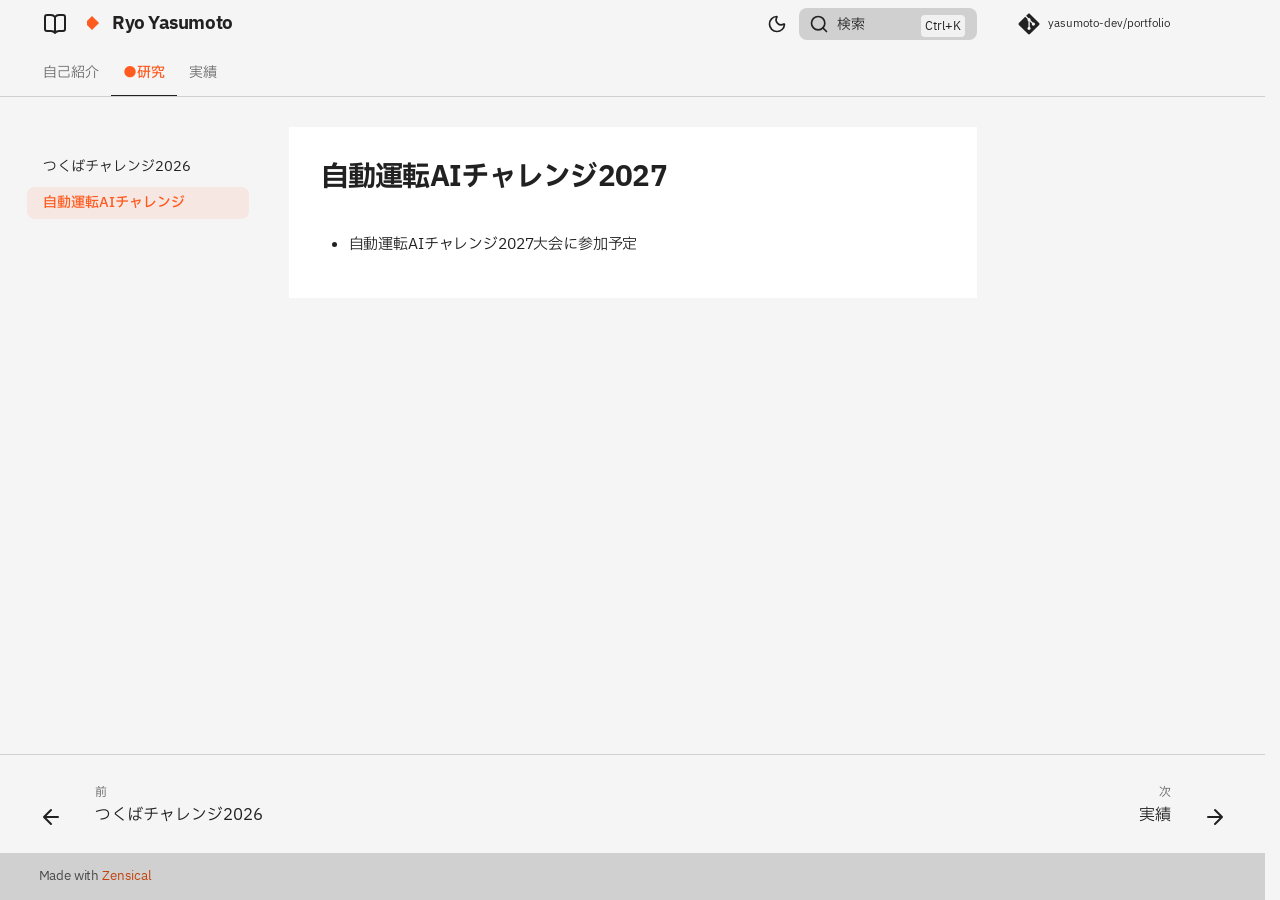
<file: aichallenge/index.html>
<!doctype html>
<html lang="ja" class="no-js">
  <head>
    
      <meta charset="utf-8">
      <meta name="viewport" content="width=device-width,initial-scale=1">
      
        <meta name="description" content="自律移動ロボットの研究・開発記録">
      
      
        <meta name="author" content="yasumoto-dev">
      
      
        <link rel="canonical" href="https://yasumoto-dev.github.io/portfolio/aichallenge/">
      
      
        <link rel="prev" href="../tsukuba_2026/">
      
      
        <link rel="next" href="../achievements/">
      
      
        
      
      
      <link rel="icon" href="../assets/images/favicon.png">
      <meta name="generator" content="zensical-0.0.69">
    
    
      
        <title>自動運転AIチャレンジ - Ryo Yasumoto</title>
      
    
    
      
        
      
      <link rel="stylesheet" href="../assets/stylesheets/modern/main.e15858d4.min.css">
      
        
          
        
        <link rel="stylesheet" href="../assets/stylesheets/modern/palette.b27955a4.min.css">
      
      


    
    
      
    
    
      
        
        
        <link rel="preconnect" href="https://fonts.gstatic.com" crossorigin>
        <link rel="stylesheet" href="https://fonts.googleapis.com/css?family=IBM+Plex+Sans+JP:300,300i,400,400i,500,500i,700,700i%7CDM+Mono:400,400i,700,700i&amp;display=fallback">
        <style>:root{--md-text-font:"IBM Plex Sans JP";--md-code-font:"DM Mono"}</style>
      
    
    
      <link rel="stylesheet" href="../stylesheets/extra.css">
    
    <script>__md_scope=new URL("..",location),__md_scope.pathname.endsWith("/")||(__md_scope=new URL(__md_scope.pathname+"/",location)),__md_hash=e=>[...e].reduce(((e,t)=>(e<<5)-e+t.charCodeAt(0)),0),__md_get=(e,t=localStorage,_=__md_scope)=>JSON.parse(t.getItem(_.pathname+"."+e)),__md_set=(e,t,_=localStorage,a=__md_scope)=>{try{_.setItem(a.pathname+"."+e,JSON.stringify(t))}catch(e){}},document.documentElement.setAttribute("data-platform",navigator.platform)</script>
    
      

    
    
  </head>
  
  
    
    
      
    
    
    
    
    <body dir="ltr" data-md-color-scheme="default" data-md-color-primary="white" data-md-color-accent="deep-orange">
  
    
    <input class="md-toggle" data-md-toggle="drawer" type="checkbox" id="__drawer" autocomplete="off">
    <input class="md-toggle" data-md-toggle="search" type="checkbox" id="__search" autocomplete="off">
    <label class="md-overlay" for="__drawer" aria-hidden="true"></label>
    <div data-md-component="skip">
      <a href="#__skip" class="md-skip">
        コンテンツにスキップ
      </a>
    </div>
    <div data-md-component="announce">
      
    </div>
    
    
      

  

<header class="md-header md-header--shadow md-header--lifted" data-md-component="header">
  <nav class="md-header__inner md-grid" aria-label="ヘッダー">
    <a href="./.." title="Ryo Yasumoto" class="md-header__button md-logo" aria-label="Ryo Yasumoto" data-md-component="logo">
      
  
  <svg xmlns="http://www.w3.org/2000/svg" fill="none" stroke="currentColor" stroke-linecap="round" stroke-linejoin="round" stroke-width="2" class="lucide lucide-book-open" viewBox="0 0 24 24"><path d="M12 5v16M20.001 19A2 2 0 0 0 22 17V5a2 2 0 0 0-1.999-2L16 3.002A5 5 0 0 0 12 5a5 5 0 0 0-4-2H4a2 2 0 0 0-2 2v12a2 2 0 0 0 1.999 2H8a5 5 0 0 1 4 2 5 5 0 0 1 4-2z"/></svg>

    </a>
    <label class="md-header__button md-icon" for="__drawer" aria-label="ナビゲーション">
      
      <svg xmlns="http://www.w3.org/2000/svg" fill="none" stroke="currentColor" stroke-linecap="round" stroke-linejoin="round" stroke-width="2" class="lucide lucide-menu" viewBox="0 0 24 24"><path d="M4 5h16M4 12h16M4 19h16"/></svg>
    </label>
    <div class="md-header__title" data-md-component="header-title">
      <div class="md-header__ellipsis">
        <div class="md-header__topic">
          <span class="md-ellipsis">
            Ryo Yasumoto
          </span>
        </div>
        <div class="md-header__topic" data-md-component="header-topic">
          <span class="md-ellipsis">
            
              自動運転AIチャレンジ
            
          </span>
        </div>
      </div>
    </div>
    
      
        <form class="md-header__option" data-md-component="palette">
  
    
    
    
    <input class="md-option" data-md-color-media="none" data-md-color-scheme="default" data-md-color-primary="white" data-md-color-accent="deep-orange"  aria-label="ダークモードへ"  type="radio" name="__palette" id="__palette_0">
    
      <label class="md-header__button md-icon" title="ダークモードへ" for="__palette_1" hidden>
        <svg xmlns="http://www.w3.org/2000/svg" fill="none" stroke="currentColor" stroke-linecap="round" stroke-linejoin="round" stroke-width="2" class="lucide lucide-moon" viewBox="0 0 24 24"><path d="M20.985 12.486a9 9 0 1 1-9.473-9.472c.405-.022.617.46.402.803a6 6 0 0 0 8.268 8.268c.344-.215.825-.004.803.401"/></svg>
      </label>
    
  
    
    
    
    <input class="md-option" data-md-color-media="none" data-md-color-scheme="slate" data-md-color-primary="black" data-md-color-accent="deep-orange"  aria-label="ライトモードへ"  type="radio" name="__palette" id="__palette_1">
    
      <label class="md-header__button md-icon" title="ライトモードへ" for="__palette_0" hidden>
        <svg xmlns="http://www.w3.org/2000/svg" fill="none" stroke="currentColor" stroke-linecap="round" stroke-linejoin="round" stroke-width="2" class="lucide lucide-sun" viewBox="0 0 24 24"><circle cx="12" cy="12" r="4"/><path d="M12 2v2M12 20v2M4.93 4.93l1.41 1.41M17.66 17.66l1.41 1.41M2 12h2M20 12h2M6.34 17.66l-1.41 1.41M19.07 4.93l-1.41 1.41"/></svg>
      </label>
    
  
</form>
      
    
    
      <script>var palette=__md_get("__palette");if(palette&&palette.color){if("(prefers-color-scheme)"===palette.color.media){var media=matchMedia("(prefers-color-scheme: light)"),input=document.querySelector(media.matches?"[data-md-color-media='(prefers-color-scheme: light)']":"[data-md-color-media='(prefers-color-scheme: dark)']");palette.color.media=input.getAttribute("data-md-color-media"),palette.color.scheme=input.getAttribute("data-md-color-scheme"),palette.color.primary=input.getAttribute("data-md-color-primary"),palette.color.accent=input.getAttribute("data-md-color-accent")}for(var[key,value]of Object.entries(palette.color))document.body.setAttribute("data-md-color-"+key,value)}</script>
    
    
    
      
      
        <label class="md-header__button md-icon" for="__search" aria-label="検索">
          
          <svg xmlns="http://www.w3.org/2000/svg" fill="none" stroke="currentColor" stroke-linecap="round" stroke-linejoin="round" stroke-width="2" class="lucide lucide-search" viewBox="0 0 24 24"><path d="m21 21-4.34-4.34"/><circle cx="11" cy="11" r="8"/></svg>
        </label>
        <div class="md-search" data-md-component="search" role="dialog" aria-label="検索">
  <button type="button" class="md-search__button">
    検索
  </button>
</div>
      
    
    <div class="md-header__source">
      
        <a href="https://github.com/yasumoto-dev/portfolio" title="リポジトリへ" class="md-source" data-md-component="source">
  <div class="md-source__icon md-icon">
    
    <svg xmlns="http://www.w3.org/2000/svg" viewBox="0 0 448 512"><!--! Font Awesome Free 7.3.1 by @fontawesome - https://fontawesome.com License - https://fontawesome.com/license/free (Icons: CC BY 4.0, Fonts: SIL OFL 1.1, Code: MIT License) Copyright 2026 Fonticons, Inc.--><path fill="currentColor" d="M439.6 236.1 244 40.5c-5.4-5.5-12.8-8.5-20.4-8.5s-15 3-20.4 8.4L162.5 81l51.5 51.5c27.1-9.1 52.7 16.8 43.4 43.7l49.7 49.7c34.2-11.8 61.2 31 35.5 56.7-26.5 26.5-70.2-2.9-56-37.3L240.3 199v121.9c25.3 12.5 22.3 41.8 9.1 55-6.4 6.4-15.2 10.1-24.3 10.1s-17.8-3.6-24.3-10.1c-17.6-17.6-11.1-46.9 11.2-56v-123c-20.8-8.5-24.6-30.7-18.6-45L142.6 101 8.5 235.1C3 240.6 0 247.9 0 255.5s3 15 8.5 20.4l195.6 195.7c5.4 5.4 12.7 8.4 20.4 8.4s15-3 20.4-8.4l194.7-194.7c5.4-5.4 8.4-12.8 8.4-20.4s-3-15-8.4-20.4"/></svg>
  </div>
  <div class="md-source__repository">
    yasumoto-dev/portfolio
  </div>
</a>
      
    </div>
  </nav>
  
    
      
<nav class="md-tabs" aria-label="タブ" data-md-component="tabs">
  <div class="md-grid">
    <ul class="md-tabs__list">
      
        
  
  
  
  
    <li class="md-tabs__item">
      <a href="./.." class="md-tabs__link">
        
  
  自己紹介

      </a>
    </li>
  

      
        
  
  
  
    
  
  
    
      
    
    
    
      <li class="md-tabs__item md-tabs__item--active">
        <a href="../tsukuba_2026/" class="md-tabs__link">
          
  
  研究

        </a>
      </li>
    
  

      
        
  
  
  
  
    <li class="md-tabs__item">
      <a href="../achievements/" class="md-tabs__link">
        
  
  実績

      </a>
    </li>
  

      
    </ul>
  </div>
</nav>
    
  
</header>
    
    <div class="md-container" data-md-component="container">
      
      
        
      
      <main class="md-main" data-md-component="main">
        <div class="md-main__inner md-grid">
          
            
              
              <div class="md-sidebar md-sidebar--primary" data-md-component="sidebar" data-md-type="navigation" >
                <div class="md-sidebar__scrollwrap">
                  <div class="md-sidebar__inner">
                    


  


<nav class="md-nav md-nav--primary md-nav--lifted" aria-label="ナビゲーション" data-md-level="0">
  <label class="md-nav__title" for="__drawer">
    <a href="./.." title="Ryo Yasumoto" class="md-nav__button md-logo" aria-label="Ryo Yasumoto" data-md-component="logo">
      
  
  <svg xmlns="http://www.w3.org/2000/svg" fill="none" stroke="currentColor" stroke-linecap="round" stroke-linejoin="round" stroke-width="2" class="lucide lucide-book-open" viewBox="0 0 24 24"><path d="M12 5v16M20.001 19A2 2 0 0 0 22 17V5a2 2 0 0 0-1.999-2L16 3.002A5 5 0 0 0 12 5a5 5 0 0 0-4-2H4a2 2 0 0 0-2 2v12a2 2 0 0 0 1.999 2H8a5 5 0 0 1 4 2 5 5 0 0 1 4-2z"/></svg>

    </a>
    Ryo Yasumoto
  </label>
  
    <div class="md-nav__source">
      <a href="https://github.com/yasumoto-dev/portfolio" title="リポジトリへ" class="md-source" data-md-component="source">
  <div class="md-source__icon md-icon">
    
    <svg xmlns="http://www.w3.org/2000/svg" viewBox="0 0 448 512"><!--! Font Awesome Free 7.3.1 by @fontawesome - https://fontawesome.com License - https://fontawesome.com/license/free (Icons: CC BY 4.0, Fonts: SIL OFL 1.1, Code: MIT License) Copyright 2026 Fonticons, Inc.--><path fill="currentColor" d="M439.6 236.1 244 40.5c-5.4-5.5-12.8-8.5-20.4-8.5s-15 3-20.4 8.4L162.5 81l51.5 51.5c27.1-9.1 52.7 16.8 43.4 43.7l49.7 49.7c34.2-11.8 61.2 31 35.5 56.7-26.5 26.5-70.2-2.9-56-37.3L240.3 199v121.9c25.3 12.5 22.3 41.8 9.1 55-6.4 6.4-15.2 10.1-24.3 10.1s-17.8-3.6-24.3-10.1c-17.6-17.6-11.1-46.9 11.2-56v-123c-20.8-8.5-24.6-30.7-18.6-45L142.6 101 8.5 235.1C3 240.6 0 247.9 0 255.5s3 15 8.5 20.4l195.6 195.7c5.4 5.4 12.7 8.4 20.4 8.4s15-3 20.4-8.4l194.7-194.7c5.4-5.4 8.4-12.8 8.4-20.4s-3-15-8.4-20.4"/></svg>
  </div>
  <div class="md-source__repository">
    yasumoto-dev/portfolio
  </div>
</a>
    </div>
  
  <ul class="md-nav__list" data-md-scrollfix>
    
      
      
  
  
  
  
    <li class="md-nav__item">
      <a href="./.." class="md-nav__link">
        
  
  
  <span class="md-ellipsis">
    
  
  自己紹介

    
  </span>
  
  

      </a>
    </li>
  

    
      
      
  
  
    
  
  
  
    
    
    
    
      
        
        
      
      
    
    
    <li class="md-nav__item md-nav__item--active md-nav__item--section md-nav__item--nested">
      
        
        
        <input class="md-nav__toggle md-toggle " type="checkbox" id="__nav_2" checked>
        
          
          <label class="md-nav__link" for="__nav_2" id="__nav_2_label" tabindex="">
            
  
  
  <span class="md-ellipsis">
    
  
  研究

    
  </span>
  
  

            <span class="md-nav__icon md-icon"></span>
          </label>
        
        
          <nav class="md-nav" data-md-level="1" aria-labelledby="__nav_2_label" aria-expanded="true">
            <label class="md-nav__title" for="__nav_2">
              <span class="md-nav__icon md-icon"></span>
              
  
  研究

            </label>
            <ul class="md-nav__list" data-md-scrollfix>
              
                
                  
  
  
  
  
    <li class="md-nav__item">
      <a href="../tsukuba_2026/" class="md-nav__link">
        
  
  
  <span class="md-ellipsis">
    
  
  つくばチャレンジ2026

    
  </span>
  
  

      </a>
    </li>
  

                
              
                
                  
  
  
    
  
  
  
    <li class="md-nav__item md-nav__item--active">
      
      
      
      
        
      
      
      <a href="././" class="md-nav__link md-nav__link--active">
        
  
  
  <span class="md-ellipsis">
    
  
  自動運転AIチャレンジ

    
  </span>
  
  

      </a>
      
    </li>
  

                
              
            </ul>
          </nav>
        
      
    </li>
  

    
      
      
  
  
  
  
    <li class="md-nav__item">
      <a href="../achievements/" class="md-nav__link">
        
  
  
  <span class="md-ellipsis">
    
  
  実績

    
  </span>
  
  

      </a>
    </li>
  

    
  </ul>
</nav>
                  </div>
                </div>
              </div>
            
            
              
              <div class="md-sidebar md-sidebar--secondary" data-md-component="sidebar" data-md-type="toc" >
                <div class="md-sidebar__scrollwrap">
                  
                    
                    
                    
                      
                    
                    
                  
                  <div class="md-sidebar__inner">
                    


<nav class="md-nav md-nav--secondary" aria-label="目次">
  
  
  
    
  
  
</nav>
                  </div>
                </div>
              </div>
            
          
          
            <div class="md-content" data-md-component="content">
              
              <article class="md-content__inner md-typeset">
                <a id="__skip" tabindex="-1"></a>
                
                  

  
  


<h1 id="ai2027">自動運転AIチャレンジ2027</h1>
<ul>
<li>自動運転AIチャレンジ2027大会に参加予定</li>
</ul>














                
              </article>
            </div>
          
          
<script>var target=document.getElementById(location.hash.slice(1));target&&target.name&&(target.checked=target.name.startsWith("__tabbed_"))</script>
        </div>
        
          <button type="button" class="md-top md-icon" data-md-component="top" hidden>
  
  <svg xmlns="http://www.w3.org/2000/svg" fill="none" stroke="currentColor" stroke-linecap="round" stroke-linejoin="round" stroke-width="2" class="lucide lucide-circle-arrow-up" viewBox="0 0 24 24"><circle cx="12" cy="12" r="10"/><path d="m16 12-4-4-4 4M12 16V8"/></svg>
  ページトップへ戻る
</button>
        
      </main>
      
        <footer class="md-footer">
  
    
      
      <nav class="md-footer__inner md-grid" aria-label="フッター" >
        
          
          <a href="../tsukuba_2026/" class="md-footer__link md-footer__link--prev" aria-label="前: つくばチャレンジ2026">
            <div class="md-footer__button md-icon">
              
              <svg xmlns="http://www.w3.org/2000/svg" fill="none" stroke="currentColor" stroke-linecap="round" stroke-linejoin="round" stroke-width="2" class="lucide lucide-arrow-left" viewBox="0 0 24 24"><path d="m12 19-7-7 7-7M19 12H5"/></svg>
            </div>
            <div class="md-footer__title">
              <span class="md-footer__direction">
                前
              </span>
              <div class="md-ellipsis">
                つくばチャレンジ2026
              </div>
            </div>
          </a>
        
        
          
          <a href="../achievements/" class="md-footer__link md-footer__link--next" aria-label="次: 実績">
            <div class="md-footer__title">
              <span class="md-footer__direction">
                次
              </span>
              <div class="md-ellipsis">
                実績
              </div>
            </div>
            <div class="md-footer__button md-icon">
              
              <svg xmlns="http://www.w3.org/2000/svg" fill="none" stroke="currentColor" stroke-linecap="round" stroke-linejoin="round" stroke-width="2" class="lucide lucide-arrow-right" viewBox="0 0 24 24"><path d="M5 12h14M12 5l7 7-7 7"/></svg>
            </div>
          </a>
        
      </nav>
    
  
  <div class="md-footer-meta md-typeset">
    <div class="md-footer-meta__inner md-grid">
      <div class="md-copyright">
  
  
    Made with
    <a href="https://zensical.org/" target="_blank" rel="noopener">
      Zensical
    </a>
  
</div>
      
    </div>
  </div>
</footer>
      
    </div>
    <div class="md-dialog" data-md-component="dialog" role="status" aria-atomic="true">
      <div class="md-dialog__inner md-typeset"></div>
    </div>
    
    
    
      
      
      
      
        
        
      <script id="__config" type="application/json">{"annotate":null,"base":"..","features":["navigation.tabs","navigation.tabs.sticky","navigation.instant","navigation.instant.prefetch","navigation.top","navigation.footer","toc.follow"],"redirect":null,"search":"../assets/javascripts/workers/search.7d14d953.min.js","tags":null,"translations":{"clipboard.copied":"コピーしました","clipboard.copy":"クリップボードへコピー","clipboard.error":"Could not copy to clipboard","search.result.more.one":"このページ内にもう1件見つかりました","search.result.more.other":"このページ内にあと#件見つかりました","search.result.none":"何も見つかりませんでした","search.result.one":"1件見つかりました","search.result.other":"#件見つかりました","search.result.placeholder":"検索キーワードを入力してください","search.result.term.missing":"検索に含まれない","select.version":"バージョン切り替え"},"version":null}</script>
    
    
      <script src="../assets/javascripts/bundle.8b1c90bd.min.js"></script>
      
    
  </body>
</html>
</file>
<file: stylesheets/extra.css>
/* ========== 配色（ダーク） ========== */
[data-md-color-scheme="slate"] {
  --fr-bg: #1c201b;
  --fr-grid: #262b25;
  --fr-line: #3a4038;
  --fr-text: #e3e4d9;
  --fr-sub: #c0c3b6;
  --fr-label: #8e9486;
  --fr-surface: #262b25;  /* 本文の面（地より少し明るく） */
  --fr-accent: #ff5a1f;   /* ボタン・バッジ */
  --fr-link: #ff8a5c;     /* 本文リンク */
  --fr-on-accent: #111;
}

/* ========== 配色（ライト） ========== */
[data-md-color-scheme="default"] {
  --fr-bg: #f5f5f5;       /* 地：無彩色のごく薄いグレー */
  --fr-grid: #e8e8e8;
  --fr-line: #d0d0d0;
  --fr-text: #212121;     /* 本文・見出し（Qiita 実測値） */
  --fr-sub: #474747;
  --fr-label: #6b6b6b;
  --fr-surface: #ffffff;  /* 本文の面（完全な白） */
  --fr-accent: #ff5a1f;
  --fr-link: #c2410c;     /* 白地で読める濃いオレンジ */
  --fr-on-accent: #111111;
}

/* ========== 共通：変数をテーマに反映 ========== */
[data-md-color-scheme] {
  --md-default-bg-color: var(--fr-bg);
  --md-default-fg-color: var(--fr-text);
  --md-default-fg-color--light: var(--fr-sub);
  --md-default-fg-color--lighter: var(--fr-label);
  --md-default-fg-color--lightest: var(--fr-line);
  --md-typeset-color: var(--fr-text);
  --md-typeset-a-color: var(--fr-link);
  --md-accent-fg-color: var(--fr-accent);
  --md-primary-fg-color: var(--fr-bg);
  --md-primary-bg-color: var(--fr-text);
  --md-footer-bg-color: var(--fr-bg);
  --md-footer-bg-color--dark: var(--fr-bg);
  --md-footer-fg-color: var(--fr-sub);
}

/* ========== 背景 ========== */
body[data-md-color-scheme] { background-color: var(--fr-bg); }
body[data-md-color-scheme]:has(.hero) {
  background-image:
    linear-gradient(var(--fr-grid) 1px, transparent 1px),
    linear-gradient(90deg, var(--fr-grid) 1px, transparent 1px);
  background-size: 48px 48px;
  background-attachment: fixed;
}
.md-container, .md-main, .md-main__inner, .md-content,
.md-sidebar, .md-sidebar__scrollwrap { background: transparent !important; }

/* ========== 本文サーフェス（地はくすんだ色・本文は純白） ========== */
body[data-md-color-scheme]:not(:has(.hero)) .md-content__inner {
  background: var(--fr-surface);
  padding: 1.2rem 1.6rem 2rem;
  margin-bottom: 2.4rem;
}

.md-typeset *, .md-search__form, .md-search__input, .md-button { border-radius: 0 !important; }
.md-header, .md-tabs { box-shadow: none !important; }

/* ========== ヘッダー・タブ ========== */
.md-header, .md-tabs {
  background: var(--fr-bg);
  color: var(--fr-text);
  border-bottom: 1px solid var(--fr-line);
}
.md-header__topic:first-child .md-ellipsis::before {
  content: "";
  display: inline-block;
  width: 10px; height: 10px;
  margin-right: 12px;
  background: var(--fr-accent);
  transform: rotate(45deg);
  vertical-align: 1px;
}
.md-tabs__link { color: var(--fr-label); opacity: 1; }
.md-tabs__item--active .md-tabs__link { color: var(--fr-accent); }
.md-tabs__item--active .md-tabs__link::before { content: "● "; }

/* ========== タイポ・リンク ========== */
.md-typeset h1 { color: var(--fr-text); font-weight: 700; }
.md-typeset h2 { font-weight: 700; margin-top: 2.4em; }
.md-typeset a { color: var(--fr-link) !important; text-decoration: none; }
.md-typeset a:hover, .md-typeset a:focus { color: var(--fr-text) !important; }

/* ========== ボタン ========== */
.md-typeset a.md-button {
  border: 1px solid var(--fr-accent);
  color: var(--fr-link) !important;
  font-weight: 700;
  padding: .6em 1.4em;
}
.md-typeset a.md-button--primary,
.md-typeset a.md-button:hover {
  background: var(--fr-accent);
  color: var(--fr-on-accent) !important;
}

/* ========== ヒーロー ========== */
.hero { padding: 0.2rem 0 1rem; }
.hero-label {
  font-family: var(--md-code-font-family);
  font-size: .6rem;
  letter-spacing: .1em;
  color: var(--fr-link);
  margin: 0 !important;
}
.hero-name {
  font-size: 3.5rem;
  font-weight: 700;
  line-height: 1.1;
}

.hero-role {
  font-size: 1.2rem;
  font-weight: 400;
  line-height: 1.4;
  opacity: 0.7;
  margin: 0 0 2rem;
}
.md-typeset .hero h1 { font-size: 2.5rem; line-height: 1.25; margin: .4em 0 .0em; }
.hero p { color: var(--fr-sub); max-width: 28rem; }

/* ========== 所属 ========== */
.aff { display: flex; flex-wrap: wrap; gap: 1.4rem; margin: 1.5rem 0 1rem; }
.aff > div {
  display: flex; flex-direction: column; gap: .2rem;
  padding-left: .6rem;
  border-left: 2px solid var(--fr-accent);
  font-size: .7rem;
}
.aff span { font-family: var(--md-code-font-family); font-size: .55rem; color: var(--fr-label); }

/* ========== プロジェクトカード ========== */
.pr-grid { display: grid; grid-template-columns: repeat(2, minmax(0, 1fr)); gap: 1rem; }
.md-typeset a.pr-card {
  display: flex; flex-direction: column;
  background: var(--fr-bg);
  border: 1px solid var(--fr-line);
  color: var(--fr-text) !important;
  transition: border-color .15s;
}
.md-typeset a.pr-card:hover { border-color: var(--fr-accent); }
.pr-media { position: relative; display: block; }
.pr-media img { display: block; width: 100%; aspect-ratio: 16 / 10; object-fit: cover; }
.pr-badge {
  position: absolute; top: 12px; left: 12px;
  background: var(--fr-accent); color: var(--fr-on-accent);
  font-family: var(--md-code-font-family); font-size: .6rem; font-weight: 500;
  padding: 3px 8px;
}
.pr-body { display: flex; flex-direction: column; gap: .4rem; padding: .8rem .9rem; }
.pr-body strong { font-size: .9rem; }
.pr-body small { font-family: var(--md-code-font-family); font-size: .6rem; color: var(--fr-label); }

/* ========== レスポンシブ ========== */
@media (max-width: 76.25em) {
  .pr-grid { grid-template-columns: 1fr; }
  .md-typeset .hero h1 { font-size: 1.7rem; }
}

/* スマホ：本文カードを画面端までぴったり広げ、上の余白を詰める */
@media (max-width: 44.984375em) {
  body[data-md-color-scheme]:not(:has(.hero)) .md-main__inner { margin-top: .5rem; }
  body[data-md-color-scheme]:not(:has(.hero)) .md-content__inner {
    margin-left: 0;
    margin-right: 0;
    padding-top: .6rem;
    padding-left: .8rem;
    padding-right: .8rem;
  }
  body[data-md-color-scheme]:not(:has(.hero)) .md-content__inner::before { height: 0; }
}
</file>
<file: assets/stylesheets/modern/main.e15858d4.min.css>
@charset "UTF-8";html{box-sizing:border-box;-webkit-text-size-adjust:none;-moz-text-size-adjust:none;text-size-adjust:none}*,:after,:before{box-sizing:inherit}@media(prefers-reduced-motion){*,:after,:before{transition:none!important}}body{margin:0;-webkit-font-smoothing:antialiased;-moz-osx-font-smoothing:grayscale;--md-text-font-family:var(--md-text-font, _),
    -apple-system, BlinkMacSystemFont, Helvetica, Arial, sans-serif;--md-code-font-family:var(--md-code-font, _),
    SFMono-Regular, Consolas, Menlo, monospace}.md-typeset code:not(.focus-visible),a,button,input,label{-webkit-tap-highlight-color:transparent}a{color:inherit;text-decoration:none}hr{box-sizing:initial;display:block;height:.05rem;padding:0;overflow:visible;border:0}small{font-size:80%}sub,sup{line-height:1em}img{border-style:none}table{border-spacing:0;border-collapse:initial}td,th{font-weight:400;vertical-align:top}button{padding:0;margin:0;font-family:inherit;font-size:inherit;background:#0000;border:0}input{border:0;outline:none}:root{--md-primary-fg-color:#4051b5;--md-primary-fg-color--light:#5d6cc0;--md-primary-fg-color--dark:#303fa1;--md-primary-bg-color:#fff;--md-primary-bg-color--light:#ffffffb3;--md-accent-fg-color:#526cfe;--md-accent-fg-color--transparent:#526cfe1a;--md-accent-bg-color:#fff;--md-accent-bg-color--light:#ffffffb3;--md-typeset-table-sort-icon:url('data:image/svg+xml;charset=utf-8,<svg xmlns="http://www.w3.org/2000/svg" fill="none" stroke="currentColor" stroke-linecap="round" stroke-linejoin="round" stroke-width="2" class="lucide lucide-arrow-down-up" viewBox="0 0 24 24"><path d="m3 16 4 4 4-4m-4 4V4m14 4-4-4-4 4m4-4v16"/></svg>');--md-typeset-table-sort-icon--asc:url('data:image/svg+xml;charset=utf-8,<svg xmlns="http://www.w3.org/2000/svg" fill="none" stroke="currentColor" stroke-linecap="round" stroke-linejoin="round" stroke-width="2" class="lucide lucide-arrow-down-narrow-wide" viewBox="0 0 24 24"><path d="m3 16 4 4 4-4m-4 4V4m4 0h4m-4 4h7m-7 4h10"/></svg>');--md-typeset-table-sort-icon--desc:url('data:image/svg+xml;charset=utf-8,<svg xmlns="http://www.w3.org/2000/svg" fill="none" stroke="currentColor" stroke-linecap="round" stroke-linejoin="round" stroke-width="2" class="lucide lucide-arrow-up-narrow-wide" viewBox="0 0 24 24"><path d="m3 8 4-4 4 4M7 4v16m4-8h4m-4 4h7m-7 4h10"/></svg>');--md-typeset-preview-icon:url('data:image/svg+xml;charset=utf-8,<svg xmlns="http://www.w3.org/2000/svg" fill="none" stroke="currentColor" stroke-linecap="round" stroke-linejoin="round" stroke-width="2" class="lucide lucide-mouse-pointer-2" viewBox="0 0 24 24"><path d="M4.037 4.688a.495.495 0 0 1 .651-.651l16 6.5a.5.5 0 0 1-.063.947l-6.124 1.58a2 2 0 0 0-1.438 1.435l-1.579 6.126a.5.5 0 0 1-.947.063z"/></svg>')}[data-md-color-scheme=default]{color-scheme:light}[data-md-color-scheme=default] img[src$="#gh-dark-mode-only"],[data-md-color-scheme=default] img[src$="#only-dark"]{display:none}:root,[data-md-color-scheme=default]{--md-hue:225deg;--md-default-fg-color:#000000de;--md-default-fg-color--light:#0000008c;--md-default-fg-color--lighter:#00000052;--md-default-fg-color--lightest:#0000000d;--md-default-bg-color:#fff;--md-default-bg-color--light:#ffffffb3;--md-default-bg-color--lighter:#ffffff4d;--md-default-bg-color--lightest:#ffffff1f;--md-code-fg-color:#36464e;--md-code-bg-color:#f5f5f5;--md-code-bg-color--light:#f5f5f5b3;--md-code-bg-color--lighter:#f5f5f54d;--md-code-hl-color:#4287ff;--md-code-hl-color--light:#4287ff1a;--md-code-hl-number-color:#d52a2a;--md-code-hl-special-color:#db1457;--md-code-hl-function-color:#a846b9;--md-code-hl-constant-color:#6e59d9;--md-code-hl-keyword-color:#3f6ec6;--md-code-hl-string-color:#1c7d4d;--md-code-hl-name-color:var(--md-code-fg-color);--md-code-hl-operator-color:var(--md-default-fg-color--light);--md-code-hl-punctuation-color:var(--md-default-fg-color--light);--md-code-hl-comment-color:var(--md-default-fg-color--light);--md-code-hl-generic-color:var(--md-default-fg-color--light);--md-code-hl-variable-color:var(--md-default-fg-color--light);--md-typeset-color:var(--md-default-fg-color);--md-typeset-a-color:var(--md-primary-fg-color);--md-typeset-del-color:#f5503d26;--md-typeset-ins-color:#0bd57026;--md-typeset-kbd-color:#fafafa;--md-typeset-kbd-accent-color:#fff;--md-typeset-kbd-border-color:#b8b8b8;--md-typeset-mark-color:#ffff0080;--md-typeset-table-color:#0000001f;--md-typeset-table-color--light:#00000009;--md-admonition-fg-color:var(--md-default-fg-color);--md-admonition-bg-color:var(--md-default-bg-color);--md-warning-fg-color:#000000de;--md-warning-bg-color:#ff9;--md-shadow-z1:0 0.2rem 0.5rem #0000000d,
    0 0 0.05rem #0000001a;--md-shadow-z2:0 0.2rem 0.5rem #0000001a,
    0 0 0.05rem #00000040;--md-shadow-z3:0 0.2rem 0.5rem #0003,
    0 0 0.05rem #00000059;--color-foreground:0 0 0;--color-background:255 255 255;--color-background-subtle:240 240 240;--color-backdrop:255 255 255}.md-icon svg{display:block;width:1.2rem;height:1.2rem;fill:currentcolor}.md-icon svg.lucide{fill:#0000;stroke:currentcolor}aside,body,input{font-family:var(--md-text-font-family);font-feature-settings:"kern","liga";color:var(--md-typeset-color)}code,kbd,pre{font-family:var(--md-code-font-family);font-feature-settings:"kern"}.md-typeset{font-size:.75rem;line-height:1.8;letter-spacing:-.01em;overflow-wrap:break-word;-webkit-print-color-adjust:exact;color-adjust:exact}@media print{.md-typeset{font-size:.68rem}.md-typeset code,.md-typeset kbd,.md-typeset pre{white-space:pre-wrap}}.md-typeset blockquote,.md-typeset dl,.md-typeset figure,.md-typeset ol,.md-typeset pre,.md-typeset ul{margin-top:1em;margin-bottom:1em}.md-typeset h1{margin:0 0 1.25em;font-size:1.875em;line-height:1.3;color:var(--md-default-fg-color)}.md-typeset h1,.md-typeset h2{font-weight:700;letter-spacing:-.025em}.md-typeset h2{margin:1.6em 0 .64em;font-size:1.5em;line-height:1.4}.md-typeset h3{margin:1.6em 0 .8em;font-size:1.25em;font-weight:700;line-height:1.5;letter-spacing:-.01em}.md-typeset h2+h3{margin-top:.8em}.md-typeset h4{margin:1em 0;font-weight:700;letter-spacing:-.01em}.md-typeset h5,.md-typeset h6{margin:1.25em 0;font-size:.8em;font-weight:700;color:var(--md-default-fg-color--light);letter-spacing:-.01em}.md-typeset h5{text-transform:uppercase}.md-typeset h5 code{text-transform:none}.md-typeset hr{display:flow-root;margin:1.5em 0;border-bottom:.05rem solid var(--md-default-fg-color--lightest)}.md-typeset a{color:var(--md-typeset-a-color);text-decoration:underline;word-break:break-word}.md-typeset a,.md-typeset a:before{transition:color 125ms}.md-typeset a:focus,.md-typeset a:hover{color:var(--md-accent-fg-color)}.md-typeset a:focus code,.md-typeset a:hover code{color:var(--md-accent-fg-color);background-color:var(--md-accent-fg-color--transparent)}.md-typeset a code{color:var(--md-typeset-a-color)}.md-typeset a.focus-visible{outline-color:var(--md-accent-fg-color);outline-offset:.2rem}.md-typeset code,.md-typeset kbd,.md-typeset pre{font-variant-ligatures:none;color:var(--md-code-fg-color);direction:ltr;transition:background-color 125ms}.md-typeset code{padding:.2em .4em;font-size:.8533333333em;word-break:break-word;background-color:var(--md-code-bg-color);border-radius:.2rem;-webkit-box-decoration-break:clone;box-decoration-break:clone;transition:color 125ms,background-color 125ms}.md-typeset code:not(.focus-visible){outline:none}.md-typeset pre{position:relative;display:flow-root;line-height:1.5}.md-typeset pre>code{display:block;padding:.8203125em 1.25em;margin:0;overflow:auto;word-break:normal;touch-action:auto;scrollbar-color:var(--md-default-fg-color--lighter) #0000;scrollbar-width:thin;border-radius:.4rem;outline-color:var(--md-accent-fg-color);box-shadow:none;-webkit-box-decoration-break:slice;box-decoration-break:slice}.md-typeset pre>code:hover{scrollbar-color:var(--md-accent-fg-color) #0000}.md-typeset pre>code::-webkit-scrollbar{width:.2rem;height:.2rem}.md-typeset pre>code::-webkit-scrollbar-thumb{background-color:var(--md-default-fg-color--lighter)}.md-typeset pre>code::-webkit-scrollbar-thumb:hover{background-color:var(--md-accent-fg-color)}.md-typeset kbd{display:inline-block;padding:0 .6666666667em;font-size:.75em;color:var(--md-default-fg-color);word-break:break-word;vertical-align:text-top;border-radius:.2rem;background-color:var(--md-default-bg-color);box-shadow:0 0 0 .05rem var(--md-typeset-kbd-border-color),0 .15rem 0 var(--md-typeset-kbd-border-color)}.md-typeset mark{color:inherit;word-break:break-word;background-color:var(--md-typeset-mark-color);-webkit-box-decoration-break:clone;box-decoration-break:clone}.md-typeset abbr{text-decoration:none;cursor:help;border-bottom:.05rem dotted var(--md-default-fg-color--light)}.md-typeset [data-preview]{position:relative}[dir=ltr] .md-typeset [data-preview]:after{margin-left:.125em}[dir=rtl] .md-typeset [data-preview]:after{margin-right:.125em}.md-typeset [data-preview]:after{display:inline-block;width:.8em;height:.8em;vertical-align:text-top;content:"";background-color:currentcolor;-webkit-mask-image:var(--md-typeset-preview-icon);mask-image:var(--md-typeset-preview-icon);-webkit-mask-repeat:no-repeat;mask-repeat:no-repeat;-webkit-mask-size:contain;mask-size:contain;transition:background-color 125ms}.md-typeset small{opacity:.75}[dir=ltr] .md-typeset sub,[dir=ltr] .md-typeset sup{margin-left:.078125em}[dir=rtl] .md-typeset sub,[dir=rtl] .md-typeset sup{margin-right:.078125em}[dir=ltr] .md-typeset blockquote{padding-left:.6rem;border-left:.2rem solid var(--md-default-fg-color--lighter)}[dir=rtl] .md-typeset blockquote{padding-right:.6rem;border-right:.2rem solid var(--md-default-fg-color--lighter)}.md-typeset blockquote{margin-left:0;margin-right:0;color:var(--md-default-fg-color--light)}.md-typeset ul{list-style-type:disc}.md-typeset ul[type]{list-style-type:revert-layer}[dir=ltr] .md-typeset ol,[dir=ltr] .md-typeset ul{margin-left:.625em}[dir=rtl] .md-typeset ol,[dir=rtl] .md-typeset ul{margin-right:.625em}.md-typeset ol,.md-typeset ul{padding:0}.md-typeset ol:not([hidden]),.md-typeset ul:not([hidden]){display:flow-root}.md-typeset ol ol,.md-typeset ul ol{list-style-type:lower-alpha}.md-typeset ol ol ol,.md-typeset ul ol ol{list-style-type:lower-roman}.md-typeset ol ol ol ol,.md-typeset ul ol ol ol{list-style-type:upper-alpha}.md-typeset ol ol ol ol ol,.md-typeset ul ol ol ol ol{list-style-type:upper-roman}.md-typeset ol[type],.md-typeset ul[type]{list-style-type:revert-layer}[dir=ltr] .md-typeset ol li,[dir=ltr] .md-typeset ul li{margin-left:1.25em}[dir=rtl] .md-typeset ol li,[dir=rtl] .md-typeset ul li{margin-right:1.25em}.md-typeset ol li,.md-typeset ul li{margin-bottom:.5em}.md-typeset ol li blockquote,.md-typeset ol li p,.md-typeset ul li blockquote,.md-typeset ul li p{margin:.5em 0}.md-typeset ol li:last-child,.md-typeset ul li:last-child{margin-bottom:0}[dir=ltr] .md-typeset ol li ol,[dir=ltr] .md-typeset ol li ul,[dir=ltr] .md-typeset ul li ol,[dir=ltr] .md-typeset ul li ul{margin-left:.625em}[dir=rtl] .md-typeset ol li ol,[dir=rtl] .md-typeset ol li ul,[dir=rtl] .md-typeset ul li ol,[dir=rtl] .md-typeset ul li ul{margin-right:.625em}.md-typeset ol li ol,.md-typeset ol li ul,.md-typeset ul li ol,.md-typeset ul li ul{margin-top:.5em;margin-bottom:.5em}[dir=ltr] .md-typeset dd{margin-left:1.875em}[dir=rtl] .md-typeset dd{margin-right:1.875em}.md-typeset dd{margin-top:1em;margin-bottom:1.5em}.md-typeset img,.md-typeset svg,.md-typeset video{max-width:100%;height:auto}.md-typeset img[align=left]{margin:1em 1em 1em 0}.md-typeset img[align=right]{margin:1em 0 1em 1em}.md-typeset img[align]:only-child{margin-top:0}.md-typeset figure{display:flow-root;width:fit-content;max-width:100%;margin:1em auto;text-align:center}.md-typeset figure img{display:block;margin:0 auto}.md-typeset figcaption{max-width:24rem;margin:1em auto;font-style:italic}.md-typeset iframe{max-width:100%}.md-typeset table:not([class]){display:inline-block;max-width:100%;overflow:auto;font-size:.64rem;touch-action:auto;background-color:var(--md-default-bg-color);border:.05rem solid var(--md-typeset-table-color);border-radius:.1rem}@media print{.md-typeset table:not([class]){display:table}}.md-typeset table:not([class])+*{margin-top:1.5em}.md-typeset table:not([class]) td>:first-child,.md-typeset table:not([class]) th>:first-child{margin-top:0}.md-typeset table:not([class]) td>:last-child,.md-typeset table:not([class]) th>:last-child{margin-bottom:0}.md-typeset table:not([class]) td:not([align]),.md-typeset table:not([class]) th:not([align]){text-align:left}[dir=rtl] .md-typeset table:not([class]) td:not([align]),[dir=rtl] .md-typeset table:not([class]) th:not([align]){text-align:right}.md-typeset table:not([class]) th{min-width:5rem;padding:.9375em 1.25em;font-weight:700;vertical-align:top}.md-typeset table:not([class]) td{padding:.9375em 1.25em;vertical-align:top;border-top:.05rem solid var(--md-typeset-table-color)}.md-typeset table:not([class]) tbody tr{transition:background-color 125ms}.md-typeset table:not([class]) tbody tr:hover{background-color:var(--md-typeset-table-color--light);box-shadow:0 .05rem 0 var(--md-default-bg-color) inset}.md-typeset table:not([class]) a{word-break:normal}.md-typeset table th[role=columnheader]{cursor:pointer}[dir=ltr] .md-typeset table th[role=columnheader]:after{margin-left:.5em}[dir=rtl] .md-typeset table th[role=columnheader]:after{margin-right:.5em}.md-typeset table th[role=columnheader]:after{display:inline-block;width:1.2em;height:1.2em;vertical-align:text-bottom;content:"";-webkit-mask-image:var(--md-typeset-table-sort-icon);mask-image:var(--md-typeset-table-sort-icon);-webkit-mask-repeat:no-repeat;mask-repeat:no-repeat;-webkit-mask-size:contain;mask-size:contain;transition:background-color 125ms}.md-typeset table th[role=columnheader]:hover:after{background-color:var(--md-default-fg-color--lighter)}.md-typeset table th[role=columnheader][aria-sort=ascending]:after{background-color:var(--md-default-fg-color--light);-webkit-mask-image:var(--md-typeset-table-sort-icon--asc);mask-image:var(--md-typeset-table-sort-icon--asc)}.md-typeset table th[role=columnheader][aria-sort=descending]:after{background-color:var(--md-default-fg-color--light);-webkit-mask-image:var(--md-typeset-table-sort-icon--desc);mask-image:var(--md-typeset-table-sort-icon--desc)}.md-typeset__scrollwrap{margin:1em -.8rem;overflow-x:auto;touch-action:auto}.md-typeset__table{display:inline-block;padding:0 .8rem;margin-bottom:.5em}@media print{.md-typeset__table{display:block}}html .md-typeset__table table{display:table;width:100%;margin:0;overflow:hidden}@media screen and (max-width:44.984375em){.md-content__inner>pre{margin:1em -.8rem}.md-content__inner>pre code{border-radius:0}}.md-typeset .md-author{position:relative;display:block;flex-shrink:0;width:1.6rem;height:1.6rem;overflow:hidden;border-radius:100%;transition:color 125ms,transform 125ms}.md-typeset .md-author img{display:block}.md-typeset .md-author--more{font-size:.6rem;font-weight:700;line-height:1.6rem;color:var(--md-default-fg-color--lighter);text-align:center;background:var(--md-default-fg-color--lightest)}.md-typeset .md-author--long{width:2.4rem;height:2.4rem}.md-typeset a.md-author{transform:scale(1)}.md-typeset a.md-author img{filter:grayscale(100%) opacity(75%);border-radius:100%;transition:filter 125ms}.md-typeset a.md-author:focus,.md-typeset a.md-author:hover{z-index:1;transform:scale(1.1)}.md-typeset a.md-author:focus img,.md-typeset a.md-author:hover img{filter:grayscale(0)}.md-banner{overflow:auto;color:var(--md-default-fg-color);background-color:var(--md-accent-fg-color--transparent)}@media print{.md-banner{display:none}}.md-banner--warning{color:var(--md-warning-fg-color);background-color:var(--md-warning-bg-color)}.md-banner__inner{padding:0 .8rem;margin:.6rem auto;font-size:.7rem}[dir=ltr] .md-banner__button{float:right}[dir=rtl] .md-banner__button{float:left}.md-banner__button{color:inherit;cursor:pointer;transition:opacity .25s}.no-js .md-banner__button{display:none}.md-banner__button:hover{opacity:.7}html{height:100%;overflow-x:hidden;font-size:125%;scrollbar-gutter:stable}@media screen and (min-width:100em){html{font-size:137.5%}}@media screen and (min-width:125em){html{font-size:150%}}body{position:relative;display:flex;flex-direction:column;width:100%;min-height:100%;font-size:.5rem;background-color:var(--md-default-bg-color)}@media print{body{display:block}}@media screen and (max-width:59.984375em){body[data-md-scrolllock]{position:fixed}}.md-grid{max-width:61rem;margin-left:auto;margin-right:auto}.md-container{display:flex;flex-grow:1;flex-direction:column}@media print{.md-container{display:block}}.md-main{flex-grow:1}.md-main__inner{display:flex;height:100%;margin-top:1.5rem}.md-ellipsis{overflow:hidden;text-overflow:ellipsis}.md-toggle{display:none}.md-option{position:absolute;width:0;height:0;opacity:0}.md-option:checked+label:not([hidden]){display:block}.md-option.focus-visible+label{outline-style:auto;outline-color:var(--md-accent-fg-color)}.md-skip{position:fixed;z-index:-1;padding:.3rem .5rem;margin:.5rem;font-size:.64rem;color:var(--md-default-bg-color);background-color:var(--md-default-fg-color);border-radius:.1rem;outline-color:var(--md-accent-fg-color);opacity:0;transform:translateY(.4rem)}.md-skip:focus{z-index:10;opacity:1;transition:transform .25s cubic-bezier(.4,0,.2,1),opacity 175ms 75ms;transform:translateY(0)}@page{margin:25mm}:root{--md-clipboard-icon:url('data:image/svg+xml;charset=utf-8,<svg xmlns="http://www.w3.org/2000/svg" fill="none" stroke="currentColor" stroke-linecap="round" stroke-linejoin="round" stroke-width="2" class="lucide lucide-clipboard-copy" viewBox="0 0 24 24"><rect width="8" height="4" x="8" y="2" rx="1" ry="1"/><path d="M8 4H6a2 2 0 0 0-2 2v14a2 2 0 0 0 2 2h12a2 2 0 0 0 2-2v-2M16 4h2a2 2 0 0 1 2 2v4m1 4H11"/><path d="m15 10-4 4 4 4"/></svg>');--md-code-select-icon:url('data:image/svg+xml;charset=utf-8,<svg xmlns="http://www.w3.org/2000/svg" fill="none" stroke="currentColor" stroke-linecap="round" stroke-linejoin="round" stroke-width="2" class="lucide lucide-scan" viewBox="0 0 24 24"><path d="M3 7V5a2 2 0 0 1 2-2h2m10 0h2a2 2 0 0 1 2 2v2m0 10v2a2 2 0 0 1-2 2h-2M7 21H5a2 2 0 0 1-2-2v-2"/></svg>');--md-code-copy-icon:url('data:image/svg+xml;charset=utf-8,<svg xmlns="http://www.w3.org/2000/svg" fill="none" stroke="currentColor" stroke-linecap="round" stroke-linejoin="round" stroke-width="2" class="lucide lucide-clipboard-copy" viewBox="0 0 24 24"><rect width="8" height="4" x="8" y="2" rx="1" ry="1"/><path d="M8 4H6a2 2 0 0 0-2 2v14a2 2 0 0 0 2 2h12a2 2 0 0 0 2-2v-2M16 4h2a2 2 0 0 1 2 2v4m1 4H11"/><path d="m15 10-4 4 4 4"/></svg>')}.md-clipboard{z-index:1;width:1.5em;height:1.5em;color:var(--md-default-fg-color--lightest);cursor:pointer;border-radius:.1rem;outline-color:var(--md-accent-fg-color);outline-offset:.1rem;transition:color .25s}@media print{.md-clipboard{display:none}}.md-clipboard:not(.focus-visible){outline:none;-webkit-tap-highlight-color:transparent}:hover>.md-clipboard{color:var(--md-default-fg-color--light)}.md-clipboard:focus,.md-clipboard:hover{color:var(--md-accent-fg-color)}.md-clipboard:after{display:block;width:1.125em;height:1.125em;margin:0 auto;content:"";background-color:currentcolor;-webkit-mask-image:var(--md-clipboard-icon);mask-image:var(--md-clipboard-icon);-webkit-mask-repeat:no-repeat;mask-repeat:no-repeat;-webkit-mask-position:center;mask-position:center;-webkit-mask-size:contain;mask-size:contain}.md-clipboard--inline{cursor:pointer}.md-clipboard--inline code{transition:color .25s,background-color .25s}.md-clipboard--inline:focus code,.md-clipboard--inline:hover code{color:var(--md-accent-fg-color);background-color:var(--md-accent-fg-color--transparent)}.md-typeset .md-code__content{display:grid}.md-code__nav{position:absolute;top:.25em;right:.25em;z-index:1;display:flex;gap:.2rem;padding:.2rem;background-color:var(--md-code-bg-color--lighter);border-radius:.1rem;transition:background-color .25s}:hover>.md-code__nav{background-color:var(--md-code-bg-color--light)}.md-code__button{display:block;width:1.5em;height:1.5em;color:var(--md-default-fg-color--lightest);cursor:pointer;outline-color:var(--md-accent-fg-color);outline-offset:.1rem;transition:color .25s}:hover>*>.md-code__button{color:var(--md-default-fg-color--light)}.md-code__button.focus-visible,.md-code__button:hover{color:var(--md-accent-fg-color)}.md-code__button--active{color:var(--md-default-fg-color)!important}.md-code__button:after{display:block;width:1.125em;height:1.125em;margin:0 auto;content:"";background-color:currentcolor;-webkit-mask-repeat:no-repeat;mask-repeat:no-repeat;-webkit-mask-position:center;mask-position:center;-webkit-mask-size:contain;mask-size:contain}.md-code__button[data-md-type=select]:after{-webkit-mask-image:var(--md-code-select-icon);mask-image:var(--md-code-select-icon)}.md-code__button[data-md-type=copy]:after{-webkit-mask-image:var(--md-code-copy-icon);mask-image:var(--md-code-copy-icon)}@keyframes consent{0%{opacity:0;transform:translateY(100%)}to{opacity:1;transform:translateY(0)}}@keyframes overlay{0%{opacity:0}to{opacity:1}}.md-consent__overlay{position:fixed;top:0;z-index:5;width:100%;height:100%;background-color:var(--md-default-bg-color--light);-webkit-backdrop-filter:blur(.2rem);backdrop-filter:blur(.2rem);opacity:1;animation:overlay .35s both}.md-consent__inner{position:fixed;bottom:0;z-index:5;display:flex;justify-content:center;width:100%;max-height:100%;padding:0}.md-consent__form{padding-left:1.2rem;padding-right:1.2rem;margin:.4rem;overflow:auto;background-color:var(--md-default-bg-color);border:0;border-radius:.8rem;box-shadow:var(--md-shadow-z3);animation:consent .5s cubic-bezier(.1,.7,.1,1) both}.md-consent__settings{display:none;margin:1em 0}input:checked+.md-consent__settings{display:block}.md-consent__controls{margin-bottom:.8rem;line-height:1.2}.md-typeset .md-consent__controls .md-button{display:inline}@media screen and (max-width:44.984375em){.md-typeset .md-consent__controls .md-button{display:block;width:100%;margin-top:.4rem;text-align:center}}.md-consent label{cursor:pointer}.md-content{flex-grow:1;min-width:0}.md-content__inner{padding-top:.7rem;margin:0 .8rem 1.2rem}@media screen and (min-width:76.25em){[dir=ltr] .md-sidebar--primary:not([hidden])~.md-content>.md-content__inner,[dir=rtl] .md-sidebar--secondary:not([hidden])~.md-content>.md-content__inner{margin-left:1.2rem}[dir=ltr] .md-sidebar--secondary:not([hidden])~.md-content>.md-content__inner,[dir=rtl] .md-sidebar--primary:not([hidden])~.md-content>.md-content__inner{margin-right:1.2rem}}.md-content__inner:before{display:block;height:.4rem;content:""}.md-content__inner>:last-child{margin-bottom:0}.no-js .md-content__button[data-md-copy-url]{display:none}.md-content__button[data-md-copy-url]:disabled{cursor:wait;opacity:.5}[dir=ltr] .md-content__button{float:right;margin-left:.4rem}[dir=rtl] .md-content__button{float:left;margin-right:.4rem}.md-content__button{display:flex;padding:.3rem;margin-top:.2rem;background-color:var(--md-default-fg-color--lightest);border-radius:.4rem}@media print{.md-content__button,.md-dialog{display:none}}.md-typeset .md-content__button{color:var(--md-default-fg-color);transition:color .25s,background-color .25s}.md-typeset .md-content__button svg{opacity:.5;transition:opacity .25s}.md-typeset .md-content__button:focus,.md-typeset .md-content__button:hover{color:var(--md-accent-fg-color);background-color:var(--md-accent-fg-color--transparent)}.md-typeset .md-content__button:focus svg,.md-typeset .md-content__button:hover svg{opacity:1}.md-content__button svg{width:.9rem;height:.9rem}[dir=rtl] .md-content__button svg{transform:scaleX(-1)}.md-content__button svg.lucide{fill:#0000;stroke:currentcolor}[dir=ltr] .md-dialog{right:.8rem}[dir=rtl] .md-dialog{left:.8rem}.md-dialog{position:fixed;bottom:.8rem;z-index:4;min-width:11.1rem;padding:.4rem 1.2rem;pointer-events:none;background-color:var(--md-accent-fg-color);border-radius:1.2rem;box-shadow:var(--md-shadow-z3);opacity:0;transition:transform 0s .4s,opacity .4s;transform:translateY(100%)}.md-dialog--active{pointer-events:auto;opacity:1;transition:transform .4s cubic-bezier(.075,.85,.175,1),opacity .4s;transform:translateY(0)}.md-dialog__inner{font-size:.7rem;color:var(--md-default-bg-color)}.md-feedback{margin:2em 0 1em;text-align:center}.md-feedback fieldset{padding:0;margin:0;border:none}.md-feedback__title{margin:1em auto;font-weight:700}.md-feedback__inner{position:relative}.md-feedback__list{position:relative;display:flex;flex-wrap:wrap;place-content:baseline center}.md-feedback__list:hover .md-icon:not(:disabled){color:var(--md-default-fg-color--lighter)}:disabled .md-feedback__list{min-height:1.8rem}.md-feedback__icon{flex-shrink:0;margin:0 .1rem;color:var(--md-default-fg-color--light);cursor:pointer;transition:color 125ms}.md-feedback__icon:not(:disabled).md-icon:hover{color:var(--md-accent-fg-color)}.md-feedback__icon:disabled{color:var(--md-default-fg-color--lightest);pointer-events:none}.md-feedback__note{position:relative;opacity:0;transition:transform .4s cubic-bezier(.1,.7,.1,1),opacity .15s;transform:translateY(.4rem)}.md-feedback__note>*{max-width:16rem;margin:0 auto}:disabled .md-feedback__note{opacity:1;transform:translateY(0)}@media print{.md-feedback,.md-footer{display:none}}.md-footer{color:var(--md-default-fg-color);background-color:var(--md-default-bg-color);border-top:.05rem solid var(--md-default-fg-color--lightest)}.md-footer__inner{justify-content:space-between;padding:.2rem;overflow:auto}.md-footer__inner:not([hidden]){display:flex}.md-footer__link{display:flex;flex-grow:.01;align-items:end;max-width:100%;margin-top:1rem;margin-bottom:.4rem;overflow:hidden;outline-color:var(--md-accent-fg-color);transition:opacity .25s}.md-footer__link:focus,.md-footer__link:hover{opacity:.7}[dir=rtl] .md-footer__link svg{transform:scaleX(-1)}@media screen and (max-width:44.984375em){.md-footer__link--prev{flex-shrink:0}.md-footer__link--prev .md-footer__title{display:none}}[dir=ltr] .md-footer__link--next{margin-left:auto}.md-footer__link--next{text-align:right}[dir=rtl] .md-footer__link--next{margin-right:auto;text-align:left}.md-footer__title{flex-grow:1;max-width:calc(100% - 2.4rem);padding:0 1rem;margin-bottom:.7rem;font-size:.8rem;white-space:nowrap}.md-footer__button{padding:.4rem;margin:.2rem}.md-footer__direction{font-size:.6rem;opacity:.7}.md-footer-meta,.md-typeset .md-button{background-color:var(--md-default-fg-color--lightest)}.md-footer-meta__inner{display:flex;flex-wrap:wrap;justify-content:space-between;padding:.2rem}html .md-footer-meta.md-typeset a:not(:focus,:hover){color:var(--md-default-fg-color)}.md-copyright{width:100%;padding:.4rem 0;margin:auto .6rem;font-size:.64rem;color:var(--md-default-fg-color--light)}@media screen and (min-width:45em){.md-copyright{width:auto}}.md-copyright__highlight{color:var(--md-default-fg-color)}.md-social{display:inline-flex;gap:.2rem;padding:.2rem 0 .6rem;margin:0 .4rem}@media screen and (min-width:45em){.md-social{padding:.6rem 0}}.md-social__link{display:inline-block;width:1.6rem;height:1.6rem;text-align:center}.md-social__link:before{line-height:1.9}.md-social__link svg{max-height:.8rem;vertical-align:-25%;fill:currentcolor}.md-social__link svg.lucide{fill:#0000;stroke:currentcolor}.md-typeset .md-button{display:inline-block;padding:.625em 2em;font-size:.875em;font-weight:700;color:var(--md-default-fg-color--light);text-decoration:none;cursor:pointer;border-radius:1.2rem;transition:color 125ms,background-color 125ms,opacity 125ms}.md-typeset .md-button.focus-visible{outline-offset:0}.md-typeset .md-button:focus,.md-typeset .md-button:hover{color:var(--md-default-fg-color--light);opacity:.8}.md-typeset .md-button--primary{color:var(--md-primary-bg-color);background-color:var(--md-primary-fg-color)}.md-typeset .md-button--primary:focus,.md-typeset .md-button--primary:hover{color:var(--md-primary-bg-color);opacity:.8}[dir=ltr] .md-typeset .md-input,[dir=rtl] .md-typeset .md-input{border-top-left-radius:.1rem}[dir=ltr] .md-typeset .md-input,[dir=rtl] .md-typeset .md-input{border-top-right-radius:.1rem}.md-typeset .md-input{height:1.8rem;padding:0 .6rem;font-size:.8rem;border-bottom:.1rem solid var(--md-default-fg-color--lighter);box-shadow:var(--md-shadow-z1);transition:border .25s,box-shadow .25s}.md-typeset .md-input:focus,.md-typeset .md-input:hover{border-bottom-color:var(--md-accent-fg-color);box-shadow:var(--md-shadow-z2)}.md-typeset .md-input--stretch{width:100%}.md-header{position:sticky;left:0;right:0;top:0;z-index:4;display:block;color:var(--md-default-fg-color);background-color:var(--md-default-bg-color--light);-webkit-backdrop-filter:blur(.4rem);backdrop-filter:blur(.4rem)}@media print{.md-header{display:none}}.md-header[hidden]{transition:transform .25s cubic-bezier(.8,0,.6,1);transform:translateY(-100%)}.md-header--shadow{box-shadow:0 .05rem 0 var(--md-default-fg-color--lightest);transition:transform .25s cubic-bezier(.1,.7,.1,1)}.md-header__inner{display:flex;align-items:center;padding:0 .4rem}.md-header__button{position:relative;z-index:1;padding:.4rem;margin:.2rem;color:currentcolor;vertical-align:middle;cursor:pointer;outline-color:var(--md-accent-fg-color);transition:opacity .25s}.md-header__button:hover{opacity:.7}.md-header__button:not([hidden]){display:inline-block}.md-header__button:not(.focus-visible){outline:none;-webkit-tap-highlight-color:transparent}.md-header__button.md-logo{padding:.4rem;margin:.2rem}@media screen and (max-width:76.234375em){.md-header__button.md-logo{display:none}}.md-header__button.md-logo img,.md-header__button.md-logo svg{display:block;width:auto;height:1.2rem;fill:currentcolor}.md-header__button.md-logo img.lucide,.md-header__button.md-logo svg.lucide{fill:#0000;stroke:currentcolor}@media screen and (min-width:60em){.md-header__button[for=__search]{display:none}}.no-js .md-header__button[for=__search]{display:none}[dir=rtl] .md-header__button[for=__search] svg{transform:scaleX(-1)}@media screen and (min-width:76.25em){.md-header__button[for=__drawer]{display:none}}.md-header__topic{position:absolute;display:flex;max-width:100%;white-space:nowrap;transition:transform .4s cubic-bezier(.1,.7,.1,1),opacity .15s}.md-header__topic+.md-header__topic{z-index:-1;pointer-events:none;opacity:0;transition:transform .4s cubic-bezier(1,.7,.1,.1),opacity .15s;transform:translateX(1.25rem)}[dir=rtl] .md-header__topic+.md-header__topic{transform:translateX(-1.25rem)}.md-draft,.md-header__topic:first-child{font-weight:700}.md-header__title{flex-grow:1;height:2.4rem;margin-left:.4rem;margin-right:.4rem;font-size:.9rem;line-height:2.4rem;letter-spacing:-.025em}.md-header__title--active .md-header__topic{z-index:-1;pointer-events:none;opacity:0;transition:transform .4s cubic-bezier(1,.7,.1,.1),opacity .15s;transform:translateX(-1.25rem)}[dir=rtl] .md-header__title--active .md-header__topic{transform:translateX(1.25rem)}.md-header__title--active .md-header__topic+.md-header__topic{z-index:0;pointer-events:auto;opacity:1;transition:transform .4s cubic-bezier(.1,.7,.1,1),opacity .15s;transform:translateX(0)}.md-header__title>.md-header__ellipsis{position:relative;width:100%;height:100%}.md-header__option{display:flex;flex-shrink:0;max-width:100%;white-space:nowrap}.md-header__option>input{bottom:0}.md-header__source{display:none}@media screen and (min-width:60em){[dir=ltr] .md-header__source{margin-left:1rem}[dir=rtl] .md-header__source{margin-right:1rem}.md-header__source{display:block;width:11.5rem;max-width:11.5rem}}@media screen and (min-width:76.25em){[dir=ltr] .md-header__source{margin-left:1.4rem}[dir=rtl] .md-header__source{margin-right:1.4rem}}.md-header .md-icon svg{width:1rem;height:1rem}.md-meta{font-size:.7rem;line-height:1.3;color:var(--md-default-fg-color--light)}.md-meta__list{display:inline-flex;flex-wrap:wrap;padding:0;margin:0;list-style:none}.md-meta__item:not(:last-child):after{margin-left:.2rem;margin-right:.2rem;content:"·"}.md-meta__link{color:var(--md-typeset-a-color)}.md-meta__link:focus,.md-meta__link:hover{color:var(--md-accent-fg-color)}.md-draft{display:inline-block;padding-left:.5714285714em;padding-right:.5714285714em;color:#fff;background-color:#ff1744;border-radius:.125em}:root{--md-nav-icon--next:url('data:image/svg+xml;charset=utf-8,<svg xmlns="http://www.w3.org/2000/svg" fill="none" stroke="currentColor" stroke-linecap="round" stroke-linejoin="round" stroke-width="2" class="lucide lucide-chevron-right" viewBox="0 0 24 24"><path d="m9 18 6-6-6-6"/></svg>');--md-path-icon:url('data:image/svg+xml;charset=utf-8,<svg xmlns="http://www.w3.org/2000/svg" fill="none" stroke="currentColor" stroke-linecap="round" stroke-linejoin="round" stroke-width="2" class="lucide lucide-chevron-right" viewBox="0 0 24 24"><path d="m9 18 6-6-6-6"/></svg>');--md-post-pin-icon:url('data:image/svg+xml;charset=utf-8,<svg xmlns="http://www.w3.org/2000/svg" fill="none" stroke="currentColor" stroke-linecap="round" stroke-linejoin="round" stroke-width="2" class="lucide lucide-pin" viewBox="0 0 24 24"><path d="M12 17v5M9 10.76a2 2 0 0 1-1.11 1.79l-1.78.9A2 2 0 0 0 5 15.24V16a1 1 0 0 0 1 1h12a1 1 0 0 0 1-1v-.76a2 2 0 0 0-1.11-1.79l-1.78-.9A2 2 0 0 1 15 10.76V7a1 1 0 0 1 1-1 2 2 0 0 0 0-4H8a2 2 0 0 0 0 4 1 1 0 0 1 1 1z"/></svg>');--md-progress-value:0;--md-progress-delay:400ms;--md-search-icon:url('data:image/svg+xml;charset=utf-8,<svg xmlns="http://www.w3.org/2000/svg" fill="none" stroke="currentColor" stroke-linecap="round" stroke-linejoin="round" stroke-width="2" class="lucide lucide-search" viewBox="0 0 24 24"><path d="m21 21-4.34-4.34"/><circle cx="11" cy="11" r="8"/></svg>');--md-toc-icon:url('data:image/svg+xml;charset=utf-8,<svg xmlns="http://www.w3.org/2000/svg" fill="none" stroke="currentColor" stroke-linecap="round" stroke-linejoin="round" stroke-width="2" class="lucide lucide-text-align-start" viewBox="0 0 24 24"><path d="M21 5H3m12 7H3m14 7H3"/></svg>')}.md-nav{font-size:.7rem;line-height:1.3;transition:max-height .25s cubic-bezier(.86,0,.07,1)}.md-nav .md-nav__title{display:none}.md-nav__list{display:flex;flex-direction:column;gap:.2rem;padding:0;margin:0;list-style:none}[dir=ltr] .md-nav__list .md-nav__list{margin-left:.6rem}[dir=rtl] .md-nav__list .md-nav__list{margin-right:.6rem}.md-nav__item--nested .md-nav__list:after,.md-nav__item--nested .md-nav__list:before{display:block;height:0;content:" "}.md-nav__link{display:flex;gap:.6rem;align-items:flex-start;padding:.35rem .8rem;margin-left:.2rem;margin-right:.2rem;cursor:pointer;border-radius:.4rem;transition:color .25s,background-color .25s}.md-nav__link .md-nav__link{margin:0}.md-nav__link--passed,.md-nav__link--passed code{color:var(--md-default-fg-color--light)}.md-nav__item .md-nav__link--active{font-weight:500}.md-nav--primary .md-nav__item .md-nav__link--active{color:var(--md-accent-fg-color);background:var(--md-accent-fg-color--transparent)}.md-nav__item .md-nav__link--active,.md-nav__item .md-nav__link--active code{color:var(--md-typeset-a-color)}.md-nav__item .md-nav__link--active code svg,.md-nav__item .md-nav__link--active svg{opacity:1}[dir=ltr] .md-nav__item--nested>.md-nav__link:not(.md-nav__container){padding-right:.35rem}[dir=rtl] .md-nav__item--nested>.md-nav__link:not(.md-nav__container){padding-left:.35rem}.md-nav__link .md-ellipsis{position:relative;flex-grow:1}.md-nav__link .md-ellipsis code{word-break:normal}.md-nav__link .md-typeset{font-size:.7rem;line-height:1.3}.md-nav__link svg{position:relative;flex-shrink:0;width:1.3em;height:1.3em;opacity:.5;fill:currentcolor}.md-nav__link svg.lucide{fill:#0000;stroke:currentcolor}.md-nav--primary .md-nav__link[for]:focus:not(.md-nav__link--active),.md-nav--primary .md-nav__link[for]:hover:not(.md-nav__link--active),.md-nav--primary .md-nav__link[href]:focus:not(.md-nav__link--active),.md-nav--primary .md-nav__link[href]:hover:not(.md-nav__link--active){color:var(--md-default-fg-color);background-color:var(--md-default-fg-color--lightest)}.md-nav--secondary .md-nav__link{padding:.35rem .8rem;margin-left:.2rem;margin-right:.2rem;overflow-wrap:normal}.md-nav--secondary .md-nav__link[for]:focus,.md-nav--secondary .md-nav__link[for]:hover,.md-nav--secondary .md-nav__link[href]:focus,.md-nav--secondary .md-nav__link[href]:hover{color:var(--md-accent-fg-color);background-color:initial}.md-nav__link.focus-visible,.md-pagination__link.focus-visible{outline-color:var(--md-accent-fg-color)}.md-nav--primary .md-nav__link[for=__toc],.md-nav--primary .md-nav__link[for=__toc]~.md-nav{display:none}.md-nav__icon{width:.9rem;height:.9rem;font-size:.9rem}[dir=rtl] .md-nav__icon:after{transform:rotate(180deg)}.md-nav__item--nested .md-nav__icon:after{display:block;width:100%;height:100%;content:"";background-color:currentcolor;-webkit-mask-image:var(--md-nav-icon--next);mask-image:var(--md-nav-icon--next);-webkit-mask-repeat:no-repeat;mask-repeat:no-repeat;-webkit-mask-position:center;mask-position:center;-webkit-mask-size:contain;mask-size:contain;transition:transform .25s}@media screen and (min-width:76.25em){.md-nav__item--nested.md-nav__item--section>.md-nav__link .md-nav__icon:after,.md-nav__item--section>.md-nav__container>:nth-child(2){display:none}}.md-nav__item--nested .md-nav__toggle:checked~.md-nav__link .md-nav__icon:after,.md-nav__item--nested .md-toggle--indeterminate~.md-nav__link .md-nav__icon:after{transform:rotate(90deg)}.md-nav__container{gap:.2rem;padding:0;background:#0000}.md-nav__container>:first-child{flex-grow:1;min-width:0}.md-nav__container>:nth-child(2){padding:.35rem}.md-nav__container__icon,.md-sidebar{flex-shrink:0}.md-nav__toggle~.md-nav{display:grid;grid-template-rows:minmax(.005rem,0fr);visibility:collapse;opacity:0;transition:grid-template-rows .25s cubic-bezier(.86,0,.07,1),opacity .25s,visibility 0s .25s}.md-nav__toggle~.md-nav>.md-nav__list{overflow:hidden}.md-nav__toggle.md-toggle--indeterminate~.md-nav,.md-nav__toggle:checked~.md-nav{grid-template-rows:minmax(.4rem,1fr);visibility:visible;opacity:1;transition:grid-template-rows .25s cubic-bezier(.86,0,.07,1),opacity .15s .1s,visibility}.md-nav__toggle.md-toggle--indeterminate~.md-nav{transition:none}.md-nav--secondary{margin-top:.1rem;margin-bottom:.1rem}.md-nav--secondary .md-nav{margin-top:.2rem}.md-nav--secondary .md-nav__title{position:sticky;top:0;z-index:1;display:flex;padding:.35rem .6rem;margin-left:.2rem;margin-right:.2rem;font-weight:700;background:var(--md-default-bg-color)}.md-nav--secondary .md-nav__title .md-nav__icon{display:none}.md-nav--secondary .md-nav__link{padding:.2rem .6rem}@media screen and (max-width:76.234375em){.md-nav--primary{margin-left:.2rem;margin-right:.2rem;margin-bottom:.4rem}.md-nav .md-nav__title[for=__drawer]{display:flex;gap:.4rem;align-items:center;padding:.8rem;font-size:.8rem;font-weight:700;border-bottom:.05rem solid var(--md-default-fg-color-lightest)}.md-nav .md-nav__title[for=__drawer] .md-logo{width:1.6rem;height:1.6rem}.md-nav .md-nav__title[for=__drawer] .md-logo img,.md-nav .md-nav__title[for=__drawer] .md-logo svg{display:block;width:auto;max-width:100%;height:100%;object-fit:contain;fill:currentcolor}.md-nav .md-nav__title[for=__drawer] .md-logo img.lucide,.md-nav .md-nav__title[for=__drawer] .md-logo svg.lucide{fill:#0000;stroke:currentcolor}}.md-nav__source{border-radius:.4rem;border:.05rem solid var(--md-default-fg-color--lightest);margin:.2rem .2rem .6rem;transition:background-color .25s,border-color .25s}.md-nav__source:focus,.md-nav__source:hover{background-color:var(--md-default-fg-color--lightest);border-color:#0000}[dir=ltr] .md-nav--integrated>.md-nav__list>.md-nav__item--active .md-nav--secondary{margin-left:1.1rem;border-left:.05rem solid var(--md-default-fg-color--lightest)}[dir=rtl] .md-nav--integrated>.md-nav__list>.md-nav__item--active .md-nav--secondary{margin-right:1.1rem;border-right:.05rem solid var(--md-default-fg-color--lightest)}.md-nav--integrated>.md-nav__list>.md-nav__item--active .md-nav--secondary{display:block;margin-top:.5em;margin-bottom:.5em;visibility:visible;opacity:1}.md-nav--integrated>.md-nav__list>.md-nav__item--active .md-nav--secondary .md-nav__link{background:#0000}.md-nav--integrated>.md-nav__list>.md-nav__item--active .md-nav--secondary .md-nav__link--active{font-weight:500}.md-nav--integrated>.md-nav__list>.md-nav__item--active .md-nav--secondary .md-nav__link:focus,.md-nav--integrated>.md-nav__list>.md-nav__item--active .md-nav--secondary .md-nav__link:hover{color:var(--md-accent-fg-color)}.md-nav--integrated>.md-nav__list>.md-nav__item--active .md-nav--secondary>.md-nav__list{padding-bottom:0;margin-left:0;overflow:visible}.md-nav--integrated>.md-nav__list>.md-nav__item--active .md-nav--secondary>.md-nav__title{display:none}@media screen and (min-width:76.25em){.md-nav--primary{margin-top:.1rem;margin-bottom:.1rem}.md-nav__source{display:none}[dir=ltr] .md-nav__list .md-nav__item--section>.md-nav>.md-nav__list{margin-left:0}[dir=rtl] .md-nav__list .md-nav__item--section>.md-nav>.md-nav__list{margin-right:0}.md-nav__item--section>.md-nav__link,.md-nav__item--section>.md-nav__link--active,.md-nav__item--section>.md-nav__link>.md-nav__link--active{font-weight:700}.md-nav__item--section{margin-top:.4rem}.md-nav--lifted,.md-nav__item--section:first-child{margin-top:0}.md-nav__item--section:last-child{margin-bottom:0}.md-nav__item--section>.md-nav__link:not(.md-nav__container){pointer-events:none}.md-nav__item--section>.md-nav{display:block;visibility:visible;opacity:1}.md-nav__item--section>.md-nav>.md-nav__list>.md-nav__item{padding:0}.md-nav--lifted>.md-nav__list>.md-nav__item{display:none}.md-nav--lifted>.md-nav__list>.md-nav__item--active{display:block}.md-nav--lifted>.md-nav__list>.md-nav__item--active>.md-nav{margin-top:.1rem}.md-nav--lifted>.md-nav__list>.md-nav__item--active>.md-nav>.md-nav__list:before,.md-nav--lifted>.md-nav__list>.md-nav__item--active>.md-nav__link{display:none}.md-nav--lifted>.md-nav__list>.md-nav__item--active.md-nav__item--section{margin:0}.md-nav--lifted .md-nav[data-md-level="1"]{grid-template-rows:minmax(.4rem,1fr);visibility:visible;opacity:1}.md-sidebar--post .md-post__back .md-nav__title{display:block}}.md-pagination{gap:.4rem;font-size:.8rem;font-weight:700}.md-pagination,.md-pagination>*{display:flex;align-items:center;justify-content:center}.md-pagination>*{min-width:1.8rem;height:1.8rem;text-align:center;border-radius:.2rem}.md-pagination__current{color:var(--md-default-fg-color--light);background-color:var(--md-default-fg-color--lightest)}.md-pagination__link{transition:color 125ms,background-color 125ms}.md-pagination__link:focus,.md-pagination__link:hover{color:var(--md-accent-fg-color);background-color:var(--md-accent-fg-color--transparent)}.md-pagination__link:focus svg,.md-pagination__link:hover svg{color:var(--md-accent-fg-color)}.md-pagination__link.focus-visible{outline-offset:.2rem}.md-pagination__link svg{display:block;width:1.2rem;max-height:100%;color:var(--md-default-fg-color--lighter);fill:currentcolor}.md-path{padding-top:1.2rem;margin:.4rem .8rem 0;overflow:auto;font-size:.7rem}.md-path:not([hidden]){display:block}@media screen and (min-width:76.25em){.md-path{margin:.4rem 1.2rem 0}}.md-path__list{display:flex;gap:.2rem;align-items:center;padding:0;margin:0;list-style:none}.md-path__item:not(:first-child){display:inline-flex;gap:.2rem;align-items:center;white-space:nowrap}.md-path__item:not(:first-child):before{display:inline;width:.6rem;height:.6rem;content:"";background-color:var(--md-default-fg-color--lighter);-webkit-mask-image:var(--md-path-icon);mask-image:var(--md-path-icon)}.md-path__link{display:flex;align-items:center;color:var(--md-default-fg-color--light);transition:color .25s}.md-path__link:focus,.md-path__link:hover,.md-post .md-post__meta a:focus,.md-post .md-post__meta a:hover{color:var(--md-accent-fg-color)}.md-post__back{padding-bottom:1.2rem;margin-bottom:1.2rem;border-bottom:.05rem solid var(--md-default-fg-color--lightest)}@media screen and (max-width:76.234375em){.md-post__back{display:none}}[dir=rtl] .md-post__back svg{transform:scaleX(-1)}.md-post__authors{display:flex;flex-direction:column;gap:.6rem;margin:0 1rem 1.2rem}.md-post .md-post__meta a{transition:color 125ms}.md-post__title{padding:.5rem 1rem;font-weight:700;color:var(--md-default-fg-color--light)}.md-post--excerpt{margin-bottom:3.2rem}.md-post--excerpt .md-post__header{display:flex;gap:.6rem;align-items:center;min-height:1.6rem}.md-post--excerpt .md-post__authors{display:inline-flex;flex-direction:row;gap:.2rem;align-items:center;min-height:2.4rem;margin:0}[dir=ltr] .md-post--excerpt .md-post__meta .md-meta__list{margin-right:.4rem}[dir=rtl] .md-post--excerpt .md-post__meta .md-meta__list{margin-left:.4rem}.md-post--excerpt .md-post__content>:first-child{--md-scroll-margin:6rem;margin-top:0}.md-post--excerpt .md-post__content>:first-child>.toclink{text-decoration:none}.md-post>.md-nav--secondary{margin:1em 0}.md-pin{padding:.2rem;margin-top:-.05rem;background:var(--md-default-fg-color--lightest);border-radius:1rem}.md-pin:after{display:block;width:.6rem;height:.6rem;margin:0 auto;content:"";background-color:currentcolor;-webkit-mask-image:var(--md-post-pin-icon);mask-image:var(--md-post-pin-icon);-webkit-mask-repeat:no-repeat;mask-repeat:no-repeat;-webkit-mask-position:center;mask-position:center;-webkit-mask-size:contain;mask-size:contain}.md-profile{display:flex;gap:.6rem;align-items:center;width:100%;font-size:.7rem;line-height:1.4}.md-profile__description{flex-grow:1}.md-content--post{display:flex}@media screen and (max-width:76.234375em){.md-content--post{flex-flow:column-reverse}}.md-content--post>.md-content__inner{flex-grow:1;min-width:0}@media screen and (min-width:76.25em){[dir=ltr] .md-content--post>.md-content__inner{margin-left:1.2rem}[dir=rtl] .md-content--post>.md-content__inner{margin-right:1.2rem}}.md-sidebar.md-sidebar--post .md-post__back{padding-bottom:1rem;margin-bottom:1.5rem}.md-sidebar.md-sidebar--post .md-post__back .md-nav__link{padding-left:0;padding-right:0;margin-left:0;margin-right:0}.md-sidebar.md-sidebar--post .md-post__authors{margin:0 0 1.7rem}.md-sidebar.md-sidebar--post .md-post__title{padding:0;margin-bottom:.6rem;font-size:.6rem;letter-spacing:.06em;text-transform:uppercase}.md-sidebar.md-sidebar--post .md-post__meta .md-nav__link{padding:.2rem 0;margin-left:0;margin-right:0}.md-sidebar.md-sidebar--post .md-post__meta .md-nav__link:not([href],[for]){cursor:default}.md-sidebar.md-sidebar--post .md-post__meta+.md-post__meta{padding-top:1.4rem;margin-top:1.4rem;border-top:.05rem solid var(--md-default-fg-color--lightest)}.md-sidebar.md-sidebar--post .md-nav__link[for]:focus,.md-sidebar.md-sidebar--post .md-nav__link[for]:hover,.md-sidebar.md-sidebar--post .md-nav__link[href]:focus,.md-sidebar.md-sidebar--post .md-nav__link[href]:hover{color:var(--md-accent-fg-color);background-color:initial}@media screen and (min-width:76.25em){[dir=ltr] .md-sidebar.md-sidebar--post .md-post__back .md-nav__link,[dir=ltr] .md-sidebar.md-sidebar--post .md-post__meta .md-nav__link,[dir=ltr] .md-sidebar.md-sidebar--post .md-post__title{padding-left:1rem}[dir=rtl] .md-sidebar.md-sidebar--post .md-post__back .md-nav__link,[dir=rtl] .md-sidebar.md-sidebar--post .md-post__meta .md-nav__link,[dir=rtl] .md-sidebar.md-sidebar--post .md-post__title{padding-right:1rem}[dir=ltr] .md-sidebar.md-sidebar--post .md-post__authors{margin-left:1rem}[dir=rtl] .md-sidebar.md-sidebar--post .md-post__authors{margin-right:1rem}}@media screen and (max-width:76.234375em){.md-sidebar.md-sidebar--post{position:static;width:100%;padding:0}.md-sidebar.md-sidebar--post .md-sidebar__scrollwrap{overflow:visible}.md-sidebar.md-sidebar--post .md-sidebar__inner{padding:0}.md-sidebar.md-sidebar--post .md-post__meta{margin-left:.6rem;margin-right:.6rem}.md-sidebar.md-sidebar--post .md-nav__item{display:inline;border:none}.md-sidebar.md-sidebar--post .md-nav__list{display:inline-flex;flex-wrap:wrap;gap:.6rem;padding-top:.6rem;padding-bottom:.6rem}.md-sidebar.md-sidebar--post .md-nav__link{padding:0}.md-sidebar.md-sidebar--post .md-nav{position:static;height:auto;margin-bottom:0}}@media screen and (min-width:45em) and (max-width:76.234375em){.md-sidebar.md-sidebar--post .md-nav--primary{display:grid;gap:1.4rem;align-items:start;padding:0 .8rem 1.2rem;margin:0}.md-sidebar.md-sidebar--post .md-post__authors{margin:0}.md-sidebar.md-sidebar--post .md-post__meta{display:block;padding:0;margin:0}.md-sidebar.md-sidebar--post .md-post__meta>.md-nav__item{display:block}.md-sidebar.md-sidebar--post .md-post__meta>.md-nav__item>.md-nav>.md-nav__list{display:grid;gap:.2rem;padding:0;margin:0}.md-sidebar.md-sidebar--post .md-post__meta>.md-nav__item>.md-nav>.md-nav__list>.md-nav__item{display:block;min-width:0}.md-sidebar.md-sidebar--post .md-post__meta .md-nav__link{padding-top:.2rem;padding-bottom:.2rem}.md-sidebar.md-sidebar--post .md-post__meta+.md-post__meta{padding:0;margin:0;border:0}}@media screen and (min-width:45em) and (max-width:59.984375em){.md-sidebar.md-sidebar--post .md-nav--primary{grid-template-columns:repeat(2,minmax(0,1fr))}.md-sidebar.md-sidebar--post .md-post__authors{display:grid;grid-template-columns:repeat(auto-fit,minmax(9rem,1fr));grid-column:1/-1;gap:.8rem;padding-bottom:1.2rem;border-bottom:.05rem solid var(--md-default-fg-color--lightest)}}@media screen and (min-width:60em) and (max-width:76.234375em){.md-sidebar.md-sidebar--post .md-nav--primary{grid-template-columns:minmax(0,0.9fr) minmax(0,1.35fr) minmax(0,1fr)}}@media screen and (max-width:44.984375em){.md-sidebar.md-sidebar--post .md-post__authors{display:grid;grid-template-columns:repeat(auto-fit,minmax(4.4rem,1fr));gap:.7rem;padding-bottom:1.2rem;margin:0 .8rem 1.2rem;border-bottom:.05rem solid var(--md-default-fg-color--lightest)}.md-sidebar.md-sidebar--post .md-post__profile{flex-direction:column;gap:.45rem;align-items:center;text-align:center}[dir=ltr] .md-sidebar.md-sidebar--post .md-post__profile:only-child{text-align:left}[dir=rtl] .md-sidebar.md-sidebar--post .md-post__profile:only-child{text-align:right}.md-sidebar.md-sidebar--post .md-post__profile:only-child{flex-direction:row;justify-self:start}.md-sidebar.md-sidebar--post .md-author--long{width:2.4rem;height:2.4rem}.md-sidebar.md-sidebar--post .md-profile__description{font-size:.6rem;line-height:1.35}.md-sidebar.md-sidebar--post .md-profile__description strong{display:block;margin-bottom:.1rem;font-size:.65rem}.md-sidebar.md-sidebar--post .md-profile__description br{display:none}.md-sidebar.md-sidebar--post .md-post__meta{display:block;padding-top:0;padding-bottom:0;margin-left:.8rem;margin-right:.8rem}.md-sidebar.md-sidebar--post .md-post__meta>.md-nav__item{display:block}.md-sidebar.md-sidebar--post .md-post__meta>.md-nav__item>.md-nav>.md-nav__list{display:grid;grid-template-columns:repeat(2,minmax(0,1fr));gap:.2rem .9rem;padding-top:0;padding-bottom:0;margin:0}.md-sidebar.md-sidebar--post .md-post__meta>.md-nav__item>.md-nav>.md-nav__list>.md-nav__item{display:block;min-width:0}.md-sidebar.md-sidebar--post .md-post__meta .md-nav__link{gap:.45rem;padding-top:.25rem;padding-bottom:.25rem;font-size:.65rem}.md-sidebar.md-sidebar--post .md-post__meta .md-ellipsis{overflow:visible;text-overflow:clip;white-space:normal}.md-sidebar.md-sidebar--post .md-post__meta svg{width:.9rem;height:.9rem}.md-sidebar.md-sidebar--post .md-post__meta:first-of-type>.md-nav__item>.md-nav>.md-nav__list>.md-nav__item:has(a){grid-column:1/-1}.md-sidebar.md-sidebar--post .md-post__meta+.md-post__meta{padding-top:1.1rem;margin-top:1.1rem}.md-sidebar.md-sidebar--post .md-post__meta+.md-post__meta>.md-nav__item>.md-nav>.md-nav__list{display:flex;flex-wrap:wrap;gap:.4rem 1.1rem}}.md-progress{position:fixed;top:0;z-index:4;width:100%;height:.075rem;background:var(--md-primary-bg-color);opacity:min(clamp(0,var(--md-progress-value),1),clamp(0,100 - var(--md-progress-value),1));transition:transform .5s cubic-bezier(.19,1,.22,1),opacity .25s var(--md-progress-delay);transform:scaleX(calc(var(--md-progress-value) * 1%));transform-origin:left}.md-search{position:relative}@media screen and (min-width:45em){.md-search{padding:.2rem 0}}@media screen and (max-width:59.984375em){.md-search{display:none}}.no-js .md-search{display:none}[dir=ltr] .md-search__button{padding-left:1.9rem;padding-right:2.2rem;text-align:left}[dir=rtl] .md-search__button{padding-right:1.9rem;padding-left:2.2rem;text-align:right}.md-search__button{position:relative;color:var(--md-default-fg-color);background:var(--md-default-bg-color);font-size:.7rem;cursor:pointer}@media screen and (min-width:45em){.md-search__button{width:8.9rem;height:1.6rem;background-color:var(--md-default-fg-color--lightest);border-radius:.4rem;transition:background-color .4s,color .4s}.md-search__button:focus,.md-search__button:hover{color:var(--md-default-fg-color);background-color:var(--md-default-fg-color--lighter)}}[dir=ltr] .md-search__button:before{left:.5rem}[dir=rtl] .md-search__button:before{right:.5rem}.md-search__button:before{position:absolute;top:.3rem;width:1rem;height:1rem;content:"";background-color:var(--md-default-fg-color);-webkit-mask-image:var(--md-search-icon);mask-image:var(--md-search-icon);-webkit-mask-repeat:no-repeat;mask-repeat:no-repeat;-webkit-mask-position:center;mask-position:center;-webkit-mask-size:contain;mask-size:contain}[dir=ltr] .md-search__button:after{right:.6rem}[dir=rtl] .md-search__button:after{left:.6rem}.md-search__button:after{position:absolute;top:.35rem;display:block;padding:.1rem .2rem;font-size:.6rem;content:"Ctrl+K";background:var(--md-default-bg-color--light);border-radius:.2rem}[data-platform^=Mac] .md-search__button:after{content:"⌘K"}.md-select{position:relative;z-index:1}.md-select__inner{position:absolute;top:calc(100% - .2rem);left:50%;max-height:0;margin-top:.2rem;color:var(--md-default-fg-color);background-color:var(--md-default-bg-color);border-radius:.4rem;box-shadow:var(--md-shadow-z2);opacity:0;transition:transform .25s 375ms,opacity .25s .25s,max-height 0s .5s;transform:translate3d(-50%,.3rem,0)}@media screen and (max-width:59.984375em){.md-select__inner{left:100%;transform:translate3d(-100%,.3rem,0)}}.md-select:focus-within .md-select__inner,.md-select:hover .md-select__inner{max-height:calc(min(75vh,28rem));opacity:1;transition:transform .25s cubic-bezier(.1,.7,.1,1),opacity .25s,max-height;transform:translate3d(-50%,0,0)}@media screen and (max-width:59.984375em){.md-select:focus-within .md-select__inner,.md-select:hover .md-select__inner{transform:translate3d(-100%,0,0)}}.md-select__inner:after{position:absolute;top:0;left:50%;width:0;height:0;margin-top:-.2rem;margin-left:-.2rem;content:"";filter:drop-shadow(0 -1px 0 var(--md-default-fg-color--lightest));border:.2rem solid #0000;border-top:0;border-bottom-color:var(--md-default-bg-color)}@media screen and (max-width:59.984375em){.md-select__inner:after{left:auto;right:1rem}}.md-select__list{max-height:inherit;padding:0;margin:0;overflow:auto;font-size:.8rem;list-style-type:none;border-radius:.1rem}.md-select__item{line-height:1.8rem}[dir=ltr] .md-select__link{padding-left:.6rem;padding-right:1.2rem}[dir=rtl] .md-select__link{padding-right:.6rem;padding-left:1.2rem}.md-select__link{display:block;width:100%;cursor:pointer;scroll-snap-align:start;outline:none;transition:background-color .25s,color .25s}.md-select__link:focus,.md-select__link:hover{color:var(--md-accent-fg-color)}.md-select__link:focus{background-color:var(--md-default-fg-color--lightest)}.md-sidebar{position:sticky;top:2.4rem;align-self:flex-start;width:12.1rem;padding:1.1rem 0}@media print{.md-sidebar{display:none}}@media screen and (max-width:76.234375em){[dir=ltr] .md-sidebar--primary{left:-12.1rem}[dir=rtl] .md-sidebar--primary{right:-12.1rem}.md-sidebar--primary{position:fixed;top:.4rem;z-index:5;display:block;width:12.1rem;height:calc(100% - .8rem);background-color:var(--md-default-bg-color--light);-webkit-backdrop-filter:blur(.4rem);backdrop-filter:blur(.4rem);border-radius:.8rem;transition:transform .2s cubic-bezier(.5,0,.5,0),box-shadow .2s;transform:translateX(0)}[data-md-toggle=drawer]:checked~.md-container .md-sidebar--primary{box-shadow:var(--md-shadow-z3);transition:transform .25s cubic-bezier(.7,.7,.1,1),box-shadow .25s;transform:translateX(12.5rem)}[dir=rtl] [data-md-toggle=drawer]:checked~.md-container .md-sidebar--primary{transform:translateX(-12.5rem)}.md-sidebar--primary .md-sidebar__scrollwrap{position:absolute;top:0;right:0;bottom:0;left:0;margin:0;overscroll-behavior-y:contain}}@media screen and (min-width:76.25em){.md-sidebar{height:0}.no-js .md-sidebar{height:auto}.md-header--lifted~.md-container .md-sidebar{top:4.8rem}}.md-sidebar--secondary{order:2}@media screen and (max-width:59.984375em){.md-sidebar--secondary{position:fixed;top:auto;width:auto;right:.8rem;bottom:1.6rem;z-index:2;padding:0}.md-sidebar--secondary .md-nav--secondary{margin-top:0}.md-sidebar--secondary .md-nav__title{padding:.55rem .6rem .35rem}.md-sidebar--secondary .md-sidebar__scrollwrap{position:relative;display:flex;flex-direction:column-reverse;overflow-y:visible}.md-sidebar--secondary .md-sidebar__inner{position:absolute;right:0;bottom:2.7rem;width:11.7rem;pointer-events:none;opacity:0;max-height:50vh;transition:transform 0s .25s,opacity .25s;transform:translateY(.4rem);overflow-y:auto;background-color:var(--md-default-bg-color);box-shadow:var(--md-shadow-z2);border-radius:.4rem;padding-bottom:.4rem}.md-sidebar--secondary [type=checkbox]:checked~.md-sidebar__inner{pointer-events:auto;opacity:1;transition:transform .4s cubic-bezier(0,1,.35,1),opacity .25s,z-index;transform:translateY(0)}.md-sidebar--secondary .md-sidebar-button{display:inline-flex;gap:.4rem;padding:.5rem;font-size:.7rem;color:var(--md-default-fg-color--light);cursor:pointer;background-color:var(--md-default-bg-color--light);-webkit-backdrop-filter:blur(.4rem);backdrop-filter:blur(.4rem);border-radius:1.6rem;outline:none;box-shadow:var(--md-shadow-z2);transition:color 125ms,background-color 125ms,transform 125ms cubic-bezier(.4,0,.2,1),opacity 125ms}.md-sidebar--secondary .md-sidebar-button:after{display:block;width:.9rem;height:.9rem;content:"";background-color:currentcolor;-webkit-mask-image:var(--md-toc-icon);mask-image:var(--md-toc-icon);-webkit-mask-repeat:no-repeat;mask-repeat:no-repeat;-webkit-mask-position:center;mask-position:center;-webkit-mask-size:contain;mask-size:contain;transition:transform .25s}.md-sidebar--secondary .md-sidebar-button:focus,.md-sidebar--secondary .md-sidebar-button:hover{color:var(--md-accent-bg-color);background-color:var(--md-accent-fg-color)}.md-sidebar--secondary .md-sidebar-button__wrapper{text-align:right}}@media screen and (min-width:60em){.md-sidebar--secondary{height:0}.md-sidebar--secondary .md-sidebar-button{display:none}.no-js .md-sidebar--secondary{height:auto}.md-sidebar--secondary:not([hidden]){display:block}.md-sidebar--secondary .md-sidebar__scrollwrap{touch-action:pan-y}.md-sidebar__scrollwrap{scrollbar-gutter:stable;scrollbar-width:thin}}.md-sidebar__scrollwrap{overflow-y:auto;scrollbar-color:var(--md-default-fg-color--lighter) #0000;backface-visibility:hidden}.md-sidebar__scrollwrap::-webkit-scrollbar{width:.2rem;height:.2rem}.md-sidebar__scrollwrap:focus-within,.md-sidebar__scrollwrap:hover{scrollbar-color:var(--md-accent-fg-color) #0000}.md-sidebar__scrollwrap:focus-within::-webkit-scrollbar-thumb,.md-sidebar__scrollwrap:hover::-webkit-scrollbar-thumb{background-color:var(--md-default-fg-color--lighter)}.md-sidebar__scrollwrap:focus-within::-webkit-scrollbar-thumb:hover,.md-sidebar__scrollwrap:hover::-webkit-scrollbar-thumb:hover{background-color:var(--md-accent-fg-color)}@supports selector(::-webkit-scrollbar){.md-sidebar__scrollwrap{scrollbar-gutter:auto}[dir=ltr] .md-sidebar__inner{padding-right:calc(100% - 11.5rem)}[dir=rtl] .md-sidebar__inner{padding-left:calc(100% - 11.5rem)}@media screen and (max-width:76.234375em){[dir=ltr] .md-sidebar__inner{padding-right:0}[dir=rtl] .md-sidebar__inner{padding-left:0}}}@media screen and (max-width:76.234375em){.md-overlay{position:fixed;top:0;z-index:5;width:0;height:0;background-color:var(--md-default-bg-color--light);-webkit-backdrop-filter:blur(.2rem);backdrop-filter:blur(.2rem);opacity:0;transition:width 0s .5s,height 0s .5s,opacity .25s 125ms}[data-md-toggle=drawer]:checked~.md-overlay{width:100%;height:100%;opacity:1;transition:width,height,opacity .25s}}@keyframes facts{0%{height:0}to{height:.65rem}}@keyframes fact{0%{opacity:0;transform:translateY(100%)}50%{opacity:0}to{opacity:1;transform:translateY(0)}}:root{--md-source-forks-icon:url('data:image/svg+xml;charset=utf-8,<svg xmlns="http://www.w3.org/2000/svg" fill="none" stroke="currentColor" stroke-linecap="round" stroke-linejoin="round" stroke-width="2" class="lucide lucide-git-fork" viewBox="0 0 24 24"><circle cx="12" cy="18" r="3"/><circle cx="6" cy="6" r="3"/><circle cx="18" cy="6" r="3"/><path d="M18 9v2c0 .6-.4 1-1 1H7c-.6 0-1-.4-1-1V9m6 3v3"/></svg>');--md-source-repositories-icon:url('data:image/svg+xml;charset=utf-8,<svg xmlns="http://www.w3.org/2000/svg" fill="none" stroke="currentColor" stroke-linecap="round" stroke-linejoin="round" stroke-width="2" class="lucide lucide-book" viewBox="0 0 24 24"><path d="M4 19.5v-15A2.5 2.5 0 0 1 6.5 2H19a1 1 0 0 1 1 1v18a1 1 0 0 1-1 1H6.5a1 1 0 0 1 0-5H20"/></svg>');--md-source-stars-icon:url('data:image/svg+xml;charset=utf-8,<svg xmlns="http://www.w3.org/2000/svg" fill="none" stroke="currentColor" stroke-linecap="round" stroke-linejoin="round" stroke-width="2" class="lucide lucide-star" viewBox="0 0 24 24"><path d="M11.525 2.295a.53.53 0 0 1 .95 0l2.31 4.679a2.12 2.12 0 0 0 1.595 1.16l5.166.756a.53.53 0 0 1 .294.904l-3.736 3.638a2.12 2.12 0 0 0-.611 1.878l.882 5.14a.53.53 0 0 1-.771.56l-4.618-2.428a2.12 2.12 0 0 0-1.973 0L6.396 21.01a.53.53 0 0 1-.77-.56l.881-5.139a2.12 2.12 0 0 0-.611-1.879L2.16 9.795a.53.53 0 0 1 .294-.906l5.165-.755a2.12 2.12 0 0 0 1.597-1.16z"/></svg>');--md-source-version-icon:url('data:image/svg+xml;charset=utf-8,<svg xmlns="http://www.w3.org/2000/svg" fill="none" stroke="currentColor" stroke-linecap="round" stroke-linejoin="round" stroke-width="2" class="lucide lucide-tag" viewBox="0 0 24 24"><path d="M12.586 2.586A2 2 0 0 0 11.172 2H4a2 2 0 0 0-2 2v7.172a2 2 0 0 0 .586 1.414l8.704 8.704a2.426 2.426 0 0 0 3.42 0l6.58-6.58a2.426 2.426 0 0 0 0-3.42z"/><circle cx="7.5" cy="7.5" r=".5" fill="currentColor"/></svg>');--md-status:url('data:image/svg+xml;charset=utf-8,<svg xmlns="http://www.w3.org/2000/svg" fill="none" stroke="currentColor" stroke-linecap="round" stroke-linejoin="round" stroke-width="2" class="lucide lucide-info" viewBox="0 0 24 24"><circle cx="12" cy="12" r="10"/><path d="M12 16v-4m0-4h.01"/></svg>');--md-status--new:url('data:image/svg+xml;charset=utf-8,<svg xmlns="http://www.w3.org/2000/svg" fill="none" stroke="currentColor" stroke-linecap="round" stroke-linejoin="round" stroke-width="2" class="lucide lucide-badge-alert" viewBox="0 0 24 24"><path d="M3.85 8.62a4 4 0 0 1 4.78-4.77 4 4 0 0 1 6.74 0 4 4 0 0 1 4.78 4.78 4 4 0 0 1 0 6.74 4 4 0 0 1-4.77 4.78 4 4 0 0 1-6.75 0 4 4 0 0 1-4.78-4.77 4 4 0 0 1 0-6.76M12 8v4m0 4h.01"/></svg>');--md-status--deprecated:url('data:image/svg+xml;charset=utf-8,<svg xmlns="http://www.w3.org/2000/svg" fill="none" stroke="currentColor" stroke-linecap="round" stroke-linejoin="round" stroke-width="2" class="lucide lucide-trash" viewBox="0 0 24 24"><path d="M10 11v6m4-6v6m5-11v14a2 2 0 0 1-2 2H7a2 2 0 0 1-2-2V6M3 6h18M8 6V4a2 2 0 0 1 2-2h4a2 2 0 0 1 2 2v2"/></svg>');--md-tag-icon:url('data:image/svg+xml;charset=utf-8,<svg xmlns="http://www.w3.org/2000/svg" viewBox="0 0 24 24"><path d="m5.41 21 .71-4h-4l.35-2h4l1.06-6h-4l.35-2h4l.71-4h2l-.71 4h6l.71-4h2l-.71 4h4l-.35 2h-4l-1.06 6h4l-.35 2h-4l-.71 4h-2l.71-4h-6l-.71 4zM9.53 9l-1.06 6h6l1.06-6z"/></svg>')}.md-source{display:block;font-size:.55rem;line-height:1.2;white-space:nowrap;outline-color:var(--md-accent-fg-color);backface-visibility:hidden;transition:opacity .25s}.md-source:hover{opacity:.7}.md-source__icon{display:inline-block;width:2rem;height:2.4rem;vertical-align:middle}[dir=ltr] .md-source__icon svg{margin-left:.6rem}[dir=rtl] .md-source__icon svg{margin-right:.6rem}.md-source__icon svg{margin-top:.6rem}.md-header .md-source__icon svg{height:1.2rem;width:1.2rem}[dir=ltr] .md-source__icon+.md-source__repository{padding-left:2rem;margin-left:-2rem}[dir=rtl] .md-source__icon+.md-source__repository{padding-right:2rem;margin-right:-2rem}[dir=ltr] .md-source__repository{margin-left:.6rem}[dir=rtl] .md-source__repository{margin-right:.6rem}.md-source__repository{display:inline-block;max-width:calc(100% - 1.2rem);overflow:hidden;text-overflow:ellipsis;vertical-align:middle}.md-source__facts{display:flex;gap:.4rem;width:100%;padding:0;margin:.1rem 0 0;overflow:hidden;font-size:.55rem;list-style-type:none;opacity:.75}.md-source__repository--active .md-source__facts{animation:facts 0s ease-in}.md-source__fact{overflow:hidden;text-overflow:ellipsis}.md-source__repository--active .md-source__fact{animation:fact 0s ease-out}[dir=ltr] .md-source__fact:before{margin-right:.1rem}[dir=rtl] .md-source__fact:before{margin-left:.1rem}.md-source__fact:before{display:inline-block;width:.6rem;height:.6rem;vertical-align:text-top;content:"";background-color:currentcolor;-webkit-mask-repeat:no-repeat;mask-repeat:no-repeat;-webkit-mask-position:center;mask-position:center;-webkit-mask-size:contain;mask-size:contain}.md-source__fact:nth-child(1n+2){flex-shrink:0}.md-source__fact--version:before{-webkit-mask-image:var(--md-source-version-icon);mask-image:var(--md-source-version-icon)}.md-source__fact--stars:before{-webkit-mask-image:var(--md-source-stars-icon);mask-image:var(--md-source-stars-icon)}.md-source__fact--forks:before{-webkit-mask-image:var(--md-source-forks-icon);mask-image:var(--md-source-forks-icon)}.md-source__fact--repositories:before{-webkit-mask-image:var(--md-source-repositories-icon);mask-image:var(--md-source-repositories-icon)}.md-source-file{margin:1em 0}[dir=ltr] .md-source-file__fact{margin-right:.6rem}[dir=rtl] .md-source-file__fact{margin-left:.6rem}.md-source-file__fact{display:inline-flex;gap:.3rem;align-items:center;font-size:.68rem;color:var(--md-default-fg-color--light)}.md-source-file__fact .md-icon{flex-shrink:0;margin-bottom:.05rem}[dir=ltr] .md-source-file__fact .md-author{float:left}[dir=rtl] .md-source-file__fact .md-author{float:right}.md-source-file__fact .md-author{margin-right:.2rem}.md-source-file__fact svg{width:.9rem}.md-status:after{display:inline-block;width:1.125em;height:1.125em;vertical-align:text-bottom;content:"";background-color:var(--md-default-fg-color--light);-webkit-mask-image:var(--md-status);mask-image:var(--md-status);-webkit-mask-repeat:no-repeat;mask-repeat:no-repeat;-webkit-mask-position:center;mask-position:center;-webkit-mask-size:contain;mask-size:contain}.md-status:hover:after{background-color:currentcolor}.md-status--new:after{-webkit-mask-image:var(--md-status--new);mask-image:var(--md-status--new)}.md-status--deprecated:after{-webkit-mask-image:var(--md-status--deprecated);mask-image:var(--md-status--deprecated)}.md-tabs{z-index:2;display:block;width:100%;overflow:auto;line-height:1.3;color:var(--md-default-fg-color);box-shadow:0 -.05rem 0 inset var(--md-default-fg-color--lightest)}@media print{.md-tabs{display:none}}@media screen and (max-width:76.234375em){.md-tabs{display:none}}.md-header--lifted .md-tabs{margin-bottom:-.05rem;box-shadow:none}.md-tabs[hidden]{pointer-events:none}[dir=ltr] .md-tabs__list{margin-left:.4rem}[dir=rtl] .md-tabs__list{margin-right:.4rem}.md-tabs__list{display:flex;padding:0;margin:0;overflow:auto;white-space:nowrap;list-style:none;contain:content;scrollbar-width:none}.md-tabs__list::-webkit-scrollbar{display:none}.md-tabs__item{height:2.4rem;padding-left:.6rem;padding-right:.6rem}.md-tabs__item--active{position:relative;font-weight:500;border-bottom:.05rem solid var(--md-default-fg-color);transition:border-bottom .25s}.md-tabs[hidden] .md-tabs__item--active{border-bottom:.05rem solid #0000}.md-tabs__item--active .md-tabs__link{color:inherit;opacity:1}.md-tabs__link{display:flex;margin-top:.8rem;font-size:.7rem;outline-color:var(--md-accent-fg-color);outline-offset:.2rem;backface-visibility:hidden;opacity:.7;transition:transform .4s cubic-bezier(.1,.7,.1,1),opacity .25s}.md-tabs__link:focus,.md-tabs__link:hover{color:inherit;opacity:1}[dir=ltr] .md-tabs__link svg{margin-right:.4rem}[dir=rtl] .md-tabs__link svg{margin-left:.4rem}.md-tabs__link svg{height:1.3em;fill:currentcolor}.md-tabs__item:nth-child(2) .md-tabs__link{transition-delay:20ms}.md-tabs__item:nth-child(3) .md-tabs__link{transition-delay:40ms}.md-tabs__item:nth-child(4) .md-tabs__link{transition-delay:60ms}.md-tabs__item:nth-child(5) .md-tabs__link{transition-delay:80ms}.md-tabs__item:nth-child(6) .md-tabs__link{transition-delay:.1s}.md-tabs__item:nth-child(7) .md-tabs__link{transition-delay:.12s}.md-tabs__item:nth-child(8) .md-tabs__link{transition-delay:.14s}.md-tabs__item:nth-child(9) .md-tabs__link{transition-delay:.16s}.md-tabs__item:nth-child(10) .md-tabs__link{transition-delay:.18s}.md-tabs__item:nth-child(11) .md-tabs__link{transition-delay:.2s}.md-tabs__item:nth-child(12) .md-tabs__link{transition-delay:.22s}.md-tabs__item:nth-child(13) .md-tabs__link{transition-delay:.24s}.md-tabs__item:nth-child(14) .md-tabs__link{transition-delay:.26s}.md-tabs__item:nth-child(15) .md-tabs__link{transition-delay:.28s}.md-tabs__item:nth-child(16) .md-tabs__link{transition-delay:.3s}.md-tabs[hidden] .md-tabs__link{opacity:0;transition:transform 0s .1s,opacity .1s;transform:translateY(50%)}.md-typeset .md-tags:not([hidden]){display:flex;flex-wrap:wrap;gap:.5em;margin-top:.8rem;margin-bottom:1.2rem;padding-top:1.2rem}.md-typeset .md-tag{display:inline-flex;gap:.5em;align-items:center;padding:.3125em .78125em;font-size:.64rem;font-size:calc(min(.8em,.64rem));font-weight:700;line-height:1.6;letter-spacing:normal;background:var(--md-default-fg-color--lightest);border-radius:.4rem}.md-typeset .md-tag[href]{color:inherit;outline:none;-webkit-tap-highlight-color:transparent;transition:color 125ms,background-color 125ms}.md-typeset .md-tag[href]:focus,.md-typeset .md-tag[href]:hover{color:var(--md-accent-bg-color);background-color:var(--md-accent-fg-color)}[id]>.md-typeset .md-tag{vertical-align:text-top}.md-typeset .md-tag-shadow{opacity:.5}.md-typeset .md-tag-icon:before{display:inline-block;width:1.2em;height:1.2em;vertical-align:text-bottom;content:"";background-color:var(--md-default-fg-color--lighter);-webkit-mask-image:var(--md-tag-icon);mask-image:var(--md-tag-icon);-webkit-mask-repeat:no-repeat;mask-repeat:no-repeat;-webkit-mask-position:center;mask-position:center;-webkit-mask-size:contain;mask-size:contain;transition:background-color 125ms}.md-typeset .md-tag-icon[href]:focus:before,.md-typeset .md-tag-icon[href]:hover:before{background-color:var(--md-accent-bg-color)}@keyframes pulse{0%{transform:scale(.95)}75%{transform:scale(1)}to{transform:scale(.95)}}:root{--md-annotation-bg-icon:url('data:image/svg+xml;charset=utf-8,<svg xmlns="http://www.w3.org/2000/svg" viewBox="0 0 24 24"><path d="M12 2A10 10 0 0 0 2 12a10 10 0 0 0 10 10 10 10 0 0 0 10-10A10 10 0 0 0 12 2"/></svg>');--md-annotation-icon:url('data:image/svg+xml;charset=utf-8,<svg xmlns="http://www.w3.org/2000/svg" viewBox="0 0 24 24"><path d="M17 13h-4v4h-2v-4H7v-2h4V7h2v4h4m-5-9A10 10 0 0 0 2 12a10 10 0 0 0 10 10 10 10 0 0 0 10-10A10 10 0 0 0 12 2"/></svg>');--md-tooltip-width:20rem;--md-tooltip-tail:0.3rem}.md-tooltip{position:absolute;top:calc(-.1rem + var(--md-tooltip-y));left:clamp(.8rem + var(--md-tooltip-0,0rem),-.1rem + var(--md-tooltip-x),100vw - .8rem + var(--md-tooltip-0,0rem) - var(--md-tooltip-width));z-index:0;width:var(--md-tooltip-width);max-width:calc(100vw - 1.6rem);font-family:var(--md-text-font-family);color:var(--md-default-fg-color);background-color:var(--md-default-bg-color);border-radius:.4rem;box-shadow:var(--md-shadow-z2);opacity:0;transition:transform 0s .25s,opacity .25s,z-index .25s;transform:translateY(-.4rem);backface-visibility:hidden}.md-tooltip--active{z-index:2;opacity:1;transition:transform .25s cubic-bezier(.1,.7,.1,1),opacity .25s,z-index;transform:translateY(0)}.md-tooltip--inline{width:auto;font-weight:400;-webkit-user-select:none;user-select:none}.md-tooltip--inline:not(.md-tooltip--active){transform:translateY(.2rem) scale(.9)}.md-tooltip--inline .md-tooltip__inner{padding:.2rem .4rem;font-size:.55rem}[hidden]+.md-tooltip--inline{display:none}.focus-visible>.md-tooltip,.md-tooltip:target{outline:var(--md-accent-fg-color) auto}.md-tooltip__inner{padding:.8rem;font-size:.64rem}.md-tooltip2__inner.md-typeset>:first-child,.md-tooltip__inner.md-typeset>:first-child{margin-top:0}.md-tooltip2__inner.md-typeset>:last-child,.md-tooltip__inner.md-typeset>:last-child{margin-bottom:0}.md-annotation{font-style:normal;font-weight:400;text-align:initial;white-space:normal;vertical-align:text-bottom;outline:none}[dir=rtl] .md-annotation{direction:rtl}code .md-annotation{font-family:var(--md-code-font-family);font-size:inherit}.md-annotation:not([hidden]){display:inline-block;line-height:1.25}.md-annotation__index{position:relative;z-index:0;display:inline-block;margin-left:.4ch;margin-right:.4ch;vertical-align:text-top;cursor:pointer;-webkit-user-select:none;user-select:none;outline:none;overflow:hidden;border-radius:.01px}.md-annotation .md-annotation__index{transition:z-index .25s}@media screen{.md-annotation__index{width:2.2ch}[data-md-visible]>.md-annotation__index{animation:pulse 2s infinite}.md-annotation__index:before{background:var(--md-default-bg-color);-webkit-mask-image:var(--md-annotation-bg-icon);mask-image:var(--md-annotation-bg-icon)}.md-annotation__index:after,.md-annotation__index:before{position:absolute;top:-.1ch;z-index:-1;width:2.2ch;height:2.2ch;content:"";-webkit-mask-repeat:no-repeat;mask-repeat:no-repeat;-webkit-mask-position:center;mask-position:center;-webkit-mask-size:contain;mask-size:contain}.md-annotation__index:after{background-color:var(--md-default-fg-color--lighter);-webkit-mask-image:var(--md-annotation-icon);mask-image:var(--md-annotation-icon);transition:background-color .25s,transform .25s;transform:scale(1.0001)}.md-tooltip--active+.md-annotation__index:after{transform:rotate(45deg)}.md-tooltip--active+.md-annotation__index:after,:hover>.md-annotation__index:after{background-color:var(--md-accent-fg-color)}}.md-tooltip--active+.md-annotation__index{z-index:2;transition-duration:0s;animation-play-state:paused}.md-annotation__index [data-md-annotation-id]{display:inline-block}@media print{.md-annotation__index [data-md-annotation-id]{padding:0 .6ch;font-weight:700;color:var(--md-default-bg-color);white-space:nowrap;background:var(--md-default-fg-color--lighter);border-radius:2ch}.md-annotation__index [data-md-annotation-id]:after{content:attr(data-md-annotation-id)}}.md-typeset .md-annotation-list{list-style:none!important;counter-reset:annotation}.md-typeset .md-annotation-list li{position:relative}[dir=ltr] .md-typeset .md-annotation-list li:before{left:-2.125em}[dir=rtl] .md-typeset .md-annotation-list li:before{right:-2.125em}.md-typeset .md-annotation-list li:before{position:absolute;top:.25em;min-width:2ch;height:2ch;padding:0 .6ch;font-size:.8875em;font-weight:700;line-height:1.25;color:var(--md-default-bg-color);text-align:center;content:counter(annotation);counter-increment:annotation;background:var(--md-default-fg-color--lighter);border-radius:2ch}.md-tooltip2{position:absolute;top:calc(var(--md-tooltip-host-y) + var(--md-tooltip-y));z-index:0;width:100%;font-family:var(--md-text-font-family);color:var(--md-default-fg-color);pointer-events:none;opacity:0;transition:transform 0s .25s,opacity .25s,z-index .25s;transform:translateY(.4rem);transform-origin:calc(var(--md-tooltip-host-x) + var(--md-tooltip-x)) 0;backface-visibility:hidden}.md-tooltip2:before{position:absolute;left:clamp(1.2rem,var(--md-tooltip-host-x) + var(--md-tooltip-x) - var(--md-tooltip-tail),100vw - 1.2rem - 2 * var(--md-tooltip-tail));z-index:1;display:block;content:"";border-left:var(--md-tooltip-tail) solid #0000;border-right:var(--md-tooltip-tail) solid #0000}.md-tooltip2--top:before{bottom:calc(.025rem + -1 * var(--md-tooltip-tail));filter:drop-shadow(0 1px 0 var(--md-default-fg-color--lightest));border-top:var(--md-tooltip-tail) solid var(--md-default-bg-color)}.md-tooltip2--bottom:before{top:calc(.025rem + -1 * var(--md-tooltip-tail));filter:drop-shadow(0 -1px 0 var(--md-default-fg-color--lightest));border-bottom:var(--md-tooltip-tail) solid var(--md-default-bg-color)}.md-tooltip2[role=dialog]:after{position:absolute;left:clamp(.8rem,-.8rem + var(--md-tooltip-host-x),100vw - .8rem - var(--md-tooltip-width));z-index:1;display:block;width:var(--md-tooltip-width);height:.8rem;content:"";pointer-events:auto}.md-tooltip2[role=dialog].md-tooltip2--top:after{top:100%}.md-tooltip2[role=dialog].md-tooltip2--bottom:after{bottom:100%}.md-tooltip2--active{z-index:4;opacity:1;transition:transform .4s cubic-bezier(0,1,.35,1),opacity .25s,z-index;transform:translateY(0)}.md-tooltip2__inner{position:relative;left:clamp(.8rem,-.8rem + var(--md-tooltip-host-x),100vw - .8rem - var(--md-tooltip-width));max-width:calc(100vw - 1.6rem);max-height:40vh;scrollbar-gutter:stable;scrollbar-width:thin;background-color:var(--md-default-bg-color);border-radius:.4rem;box-shadow:var(--md-shadow-z2)}.md-tooltip2__inner::-webkit-scrollbar{width:.2rem;height:.2rem}.md-tooltip2__inner::-webkit-scrollbar-thumb{background-color:var(--md-default-fg-color--lighter)}.md-tooltip2__inner::-webkit-scrollbar-thumb:hover{background-color:var(--md-accent-fg-color)}[role=dialog]>.md-tooltip2__inner{width:var(--md-tooltip-width);padding:0 .8rem;overflow:auto;font-size:.64rem;pointer-events:auto}[role=dialog]>.md-tooltip2__inner:after,[role=dialog]>.md-tooltip2__inner:before{position:sticky;z-index:10;display:block;width:100%;height:.8rem;content:""}[role=dialog]>.md-tooltip2__inner:before{top:0;background:linear-gradient(var(--md-default-bg-color),#0000 75%)}[role=dialog]>.md-tooltip2__inner:after{bottom:0;background:linear-gradient(#0000,var(--md-default-bg-color) 75%)}[role=tooltip]>.md-tooltip2__inner{left:clamp(.8rem,var(--md-tooltip-host-x) + var(--md-tooltip-x) - var(--md-tooltip-width) / 2,100vw - .8rem - var(--md-tooltip-width));width:fit-content;max-width:calc(min(100vw - 1.6rem,400px));padding:.2rem .4rem;font-size:.55rem;font-weight:400;-webkit-user-select:none;user-select:none}[dir=ltr] .md-top{margin-left:50%}.md-top{position:fixed;top:auto!important;bottom:1.6rem;z-index:2;display:flex;gap:.4rem;padding:.5rem .9rem .5rem .7rem;font-size:.7rem;color:var(--md-default-fg-color--light);cursor:pointer;background-color:var(--md-default-bg-color--light);-webkit-backdrop-filter:blur(.4rem);backdrop-filter:blur(.4rem);border-radius:1.6rem;outline:none;box-shadow:var(--md-shadow-z2);transition:color 125ms,background-color 125ms,transform 125ms cubic-bezier(.4,0,.2,1),opacity 125ms;transform:translate(-50%)}@media print{.md-top{display:none}}[dir=rtl] .md-top{margin-right:50%;transform:translate(50%)}.md-top[hidden]{pointer-events:none;opacity:0;transition-duration:0s;transform:translate(-50%,.2rem)}[dir=rtl] .md-top[hidden]{transform:translate(50%,.2rem)}.md-top:focus,.md-top:hover{color:var(--md-accent-bg-color);background-color:var(--md-accent-fg-color)}.md-top svg{display:inline-block;width:.9rem;height:.9rem;vertical-align:-.5em}.md-top svg.lucide{fill:#0000;stroke:currentcolor}@keyframes hoverfix{0%{pointer-events:none}}:root{--md-version-icon:url('data:image/svg+xml;charset=utf-8,<svg xmlns="http://www.w3.org/2000/svg" viewBox="0 0 320 512">\3c !--! Font Awesome Free 7.3.1 by @fontawesome - https://fontawesome.com License - https://fontawesome.com/license/free (Icons: CC BY 4.0, Fonts: SIL OFL 1.1, Code: MIT License) Copyright 2026 Fonticons, Inc.--><path fill="currentColor" d="M140.3 376.8c12.6 10.2 31.1 9.5 42.8-2.2l128-128c9.2-9.2 11.9-22.9 6.9-34.9S301.4 192 288.5 192h-256c-12.9 0-24.6 7.8-29.6 19.8s-2.2 25.7 7 34.8l128 128z"/></svg>');--ansi-red:#f55;--ansi-green:#50fa7b;--ansi-blue:#265285;--ansi-yellow:#ffb86c;--ansi-magenta:#bd93f9;--ansi-cyan:#8be9fd;--ansi-black:#282a36;--ansi-white:#f8f8f2;--md-admonition-icon--note:url('data:image/svg+xml;charset=utf-8,<svg xmlns="http://www.w3.org/2000/svg" fill="none" stroke="currentColor" stroke-linecap="round" stroke-linejoin="round" stroke-width="2" class="lucide lucide-paperclip" viewBox="0 0 24 24"><path d="m16 6-8.414 8.586a2 2 0 0 0 2.829 2.829l8.414-8.586a4 4 0 1 0-5.657-5.657l-8.379 8.551a6 6 0 1 0 8.485 8.485l8.379-8.551"/></svg>');--md-admonition-icon--abstract:url('data:image/svg+xml;charset=utf-8,<svg xmlns="http://www.w3.org/2000/svg" fill="none" stroke="currentColor" stroke-linecap="round" stroke-linejoin="round" stroke-width="2" class="lucide lucide-notebook-text" viewBox="0 0 24 24"><path d="M2 6h4m-4 4h4m-4 4h4m-4 4h4"/><rect width="16" height="20" x="4" y="2" rx="2"/><path d="M9.5 8h5m-5 4H16m-6.5 4H14"/></svg>');--md-admonition-icon--info:url('data:image/svg+xml;charset=utf-8,<svg xmlns="http://www.w3.org/2000/svg" fill="none" stroke="currentColor" stroke-linecap="round" stroke-linejoin="round" stroke-width="2" class="lucide lucide-info" viewBox="0 0 24 24"><circle cx="12" cy="12" r="10"/><path d="M12 16v-4m0-4h.01"/></svg>');--md-admonition-icon--tip:url('data:image/svg+xml;charset=utf-8,<svg xmlns="http://www.w3.org/2000/svg" fill="none" stroke="currentColor" stroke-linecap="round" stroke-linejoin="round" stroke-width="2" class="lucide lucide-flame" viewBox="0 0 24 24"><path d="M12 3q1 4 4 6.5t3 5.5a1 1 0 0 1-14 0 5 5 0 0 1 1-3 1 1 0 0 0 5 0c0-2-1.5-3-1.5-5q0-2 2.5-4"/></svg>');--md-admonition-icon--success:url('data:image/svg+xml;charset=utf-8,<svg xmlns="http://www.w3.org/2000/svg" fill="none" stroke="currentColor" stroke-linecap="round" stroke-linejoin="round" stroke-width="2" class="lucide lucide-check" viewBox="0 0 24 24"><path d="M20 6 9 17l-5-5"/></svg>');--md-admonition-icon--question:url('data:image/svg+xml;charset=utf-8,<svg xmlns="http://www.w3.org/2000/svg" fill="none" stroke="currentColor" stroke-linecap="round" stroke-linejoin="round" stroke-width="2" class="lucide lucide-circle-question-mark" viewBox="0 0 24 24"><circle cx="12" cy="12" r="10"/><path d="M9.09 9a3 3 0 0 1 5.83 1c0 2-3 3-3 3m.08 4h.01"/></svg>');--md-admonition-icon--warning:url('data:image/svg+xml;charset=utf-8,<svg xmlns="http://www.w3.org/2000/svg" fill="none" stroke="currentColor" stroke-linecap="round" stroke-linejoin="round" stroke-width="2" class="lucide lucide-triangle-alert" viewBox="0 0 24 24"><path d="m21.73 18-8-14a2 2 0 0 0-3.48 0l-8 14A2 2 0 0 0 4 21h16a2 2 0 0 0 1.73-3M12 9v4m0 4h.01"/></svg>');--md-admonition-icon--failure:url('data:image/svg+xml;charset=utf-8,<svg xmlns="http://www.w3.org/2000/svg" fill="none" stroke="currentColor" stroke-linecap="round" stroke-linejoin="round" stroke-width="2" class="lucide lucide-octagon-alert" viewBox="0 0 24 24"><path d="M12 16h.01M12 8v4m3.312-10a2 2 0 0 1 1.414.586l4.688 4.688A2 2 0 0 1 22 8.688v6.624a2 2 0 0 1-.586 1.414l-4.688 4.688a2 2 0 0 1-1.414.586H8.688a2 2 0 0 1-1.414-.586l-4.688-4.688A2 2 0 0 1 2 15.312V8.688a2 2 0 0 1 .586-1.414l4.688-4.688A2 2 0 0 1 8.688 2z"/></svg>');--md-admonition-icon--danger:url('data:image/svg+xml;charset=utf-8,<svg xmlns="http://www.w3.org/2000/svg" fill="none" stroke="currentColor" stroke-linecap="round" stroke-linejoin="round" stroke-width="2" class="lucide lucide-zap" viewBox="0 0 24 24"><path d="M15.914 4a1.5 1.5 0 0 0-2.474-1.561l-9 9A1.5 1.5 0 0 0 5.5 14h4.002a.5.5 0 0 1 .471.666L8.086 20a1.5 1.5 0 0 0 2.475 1.56l9-9A1.5 1.5 0 0 0 18.5 10h-3.997a.5.5 0 0 1-.472-.667z"/></svg>');--md-admonition-icon--bug:url('data:image/svg+xml;charset=utf-8,<svg xmlns="http://www.w3.org/2000/svg" fill="none" stroke="currentColor" stroke-linecap="round" stroke-linejoin="round" stroke-width="2" class="lucide lucide-bug" viewBox="0 0 24 24"><path d="M12 20v-9m2-4a4 4 0 0 1 4 4v3a6 6 0 0 1-12 0v-3a4 4 0 0 1 4-4zm.12-3.12L16 2"/><path d="M21 21a4 4 0 0 0-3.81-4M21 5a4 4 0 0 1-3.55 3.97M22 13h-4M3 21a4 4 0 0 1 3.81-4M3 5a4 4 0 0 0 3.55 3.97M6 13H2M8 2l1.88 1.88M9 7.13V6a3 3 0 1 1 6 0v1.13"/></svg>');--md-admonition-icon--example:url('data:image/svg+xml;charset=utf-8,<svg xmlns="http://www.w3.org/2000/svg" fill="none" stroke="currentColor" stroke-linecap="round" stroke-linejoin="round" stroke-width="2" class="lucide lucide-flask-conical" viewBox="0 0 24 24"><path d="M14 2v6a2 2 0 0 0 .245.96l5.51 10.08A2 2 0 0 1 18 22H6a2 2 0 0 1-1.755-2.96l5.51-10.08A2 2 0 0 0 10 8V2M6.453 15h11.094M8.5 2h7"/></svg>');--md-admonition-icon--quote:url('data:image/svg+xml;charset=utf-8,<svg xmlns="http://www.w3.org/2000/svg" fill="none" stroke="currentColor" stroke-linecap="round" stroke-linejoin="round" stroke-width="2" class="lucide lucide-message-square-quote" viewBox="0 0 24 24"><path d="M14 14a2 2 0 0 0 2-2V8h-2"/><path d="M22 17a2 2 0 0 1-2 2H6.828a2 2 0 0 0-1.414.586l-2.202 2.202A.71.71 0 0 1 2 21.286V5a2 2 0 0 1 2-2h16a2 2 0 0 1 2 2z"/><path d="M8 14a2 2 0 0 0 2-2V8H8"/></svg>');--md-footnotes-icon:url('data:image/svg+xml;charset=utf-8,<svg xmlns="http://www.w3.org/2000/svg" fill="none" stroke="currentColor" stroke-linecap="round" stroke-linejoin="round" stroke-width="2" class="lucide lucide-arrow-up-to-line" viewBox="0 0 24 24"><path d="M5 3h14m-1 10-6-6-6 6m6-6v14"/></svg>');--md-admonition-icon--mkdocstrings:url('data:image/svg+xml;charset=utf-8,<svg xmlns="http://www.w3.org/2000/svg" fill="none" stroke="currentColor" stroke-linecap="round" stroke-linejoin="round" stroke-width="2" class="lucide lucide-unfold-vertical" viewBox="0 0 24 24"><path d="M12 22v-6m0-8V2M4 12H2m8 0H8m8 0h-2m8 0h-2m-5 7-3 3-3-3m6-14-3-3-3 3"/></svg>');--md-admonition-icon--mkdocstrings-open:url('data:image/svg+xml;charset=utf-8,<svg xmlns="http://www.w3.org/2000/svg" fill="none" stroke="currentColor" stroke-linecap="round" stroke-linejoin="round" stroke-width="2" class="lucide lucide-fold-vertical" viewBox="0 0 24 24"><path d="M12 22v-6m0-8V2M4 12H2m8 0H8m8 0h-2m8 0h-2m-5 7-3-3-3 3m6-14-3 3-3-3"/></svg>');--md-details-icon:url('data:image/svg+xml;charset=utf-8,<svg xmlns="http://www.w3.org/2000/svg" fill="none" stroke="currentColor" stroke-linecap="round" stroke-linejoin="round" stroke-width="2" class="lucide lucide-chevron-right" viewBox="0 0 24 24"><path d="m9 18 6-6-6-6"/></svg>');--md-tabbed-icon--prev:url('data:image/svg+xml;charset=utf-8,<svg xmlns="http://www.w3.org/2000/svg" viewBox="0 0 24 24"><path d="M15.41 16.58 10.83 12l4.58-4.59L14 6l-6 6 6 6z"/></svg>');--md-tabbed-icon--next:url('data:image/svg+xml;charset=utf-8,<svg xmlns="http://www.w3.org/2000/svg" viewBox="0 0 24 24"><path d="M8.59 16.58 13.17 12 8.59 7.41 10 6l6 6-6 6z"/></svg>');--md-tasklist-icon:url('data:image/svg+xml;charset=utf-8,<svg xmlns="http://www.w3.org/2000/svg" fill="none" stroke="currentColor" stroke-linecap="round" stroke-linejoin="round" stroke-width="2" class="lucide lucide-circle" viewBox="0 0 24 24"><circle cx="12" cy="12" r="10"/></svg>');--md-tasklist-icon--checked:url('data:image/svg+xml;charset=utf-8,<svg xmlns="http://www.w3.org/2000/svg" fill="none" stroke="currentColor" stroke-linecap="round" stroke-linejoin="round" stroke-width="2" class="lucide lucide-circle-check-big" viewBox="0 0 24 24"><path d="M21.801 10A10 10 0 1 1 17 3.335"/><path d="m9 11 3 3L22 4"/></svg>')}.md-version{flex-shrink:0;height:2.4rem;font-size:.8rem}[dir=ltr] .md-version__current{margin-left:1.4rem;margin-right:.4rem}[dir=rtl] .md-version__current{margin-right:1.4rem;margin-left:.4rem}.md-version__current{position:relative;top:.05rem;color:inherit;cursor:pointer;outline:none}[dir=ltr] .md-version__current:after{margin-left:.4rem}[dir=rtl] .md-version__current:after{margin-right:.4rem}.md-version__current:after{display:inline-block;width:.4rem;height:.6rem;content:"";background-color:currentcolor;-webkit-mask-image:var(--md-version-icon);mask-image:var(--md-version-icon);-webkit-mask-repeat:no-repeat;mask-repeat:no-repeat;-webkit-mask-position:center;mask-position:center;-webkit-mask-size:contain;mask-size:contain}.md-version__alias{margin-left:.3rem;opacity:.7}.md-version__list{position:absolute;top:.15rem;z-index:3;max-height:0;padding:0;margin:.2rem .8rem;overflow:auto;color:var(--md-default-fg-color);list-style-type:none;scroll-snap-type:y mandatory;background-color:var(--md-default-bg-color);border-radius:.1rem;box-shadow:var(--md-shadow-z2);opacity:0;transition:max-height 0s .5s,opacity .25s .25s}.md-version:focus-within .md-version__list,.md-version:hover .md-version__list{max-height:10rem;opacity:1;transition:max-height,opacity .25s}@media(hover:none),(pointer:coarse){.md-version:hover .md-version__list{animation:hoverfix .25s forwards}.md-version:focus-within .md-version__list{animation:none}}.md-version__item{line-height:1.8rem}[dir=ltr] .md-version__link{padding-left:.6rem;padding-right:1.2rem}[dir=rtl] .md-version__link{padding-right:.6rem;padding-left:1.2rem}.md-version__link{display:block;width:100%;white-space:nowrap;cursor:pointer;scroll-snap-align:start;outline:none;transition:color .25s,background-color .25s}.md-version__link:focus,.md-version__link:hover{color:var(--md-accent-fg-color)}.md-version__link:focus{background-color:var(--md-default-fg-color--lightest)}.md-typeset .pyodide{padding:.7em 1.0666666667em;border-radius:.4rem;background-color:var(--md-code-bg-color);font-family:var(--md-code-font-family)}.md-typeset .pyodide>pre{margin:0}.md-typeset .pyodide-editor{width:100%;margin-top:1em;margin-bottom:1em;font-size:.8533333333em}.md-typeset .pyodide-editor-bar{width:100%;font:monospace;font-size:.75em;color:var(--md-default-fg-color--light);margin-bottom:.4rem;border-bottom:.05rem solid var(--md-default-fg-color--lightest);padding-bottom:.4rem}.md-typeset .pyodide-bar-item{display:inline-block;width:50%}.md-typeset .pyodide-clickable{cursor:pointer;text-align:right}.md-typeset .pyodide-output{width:100%;padding:0;background:#0000;border-radius:0}.md-typeset .pyodide-output code{padding:0}.md-typeset .ace-zensical{background-color:initial;color:var(--md-code-fg-color)}.md-typeset .ace-zensical .ace_gutter{background-color:initial;color:var(--md-default-fg-color--light)}.md-typeset .ace-zensical .ace_gutter-cell{padding-left:0}.md-typeset .ace-zensical .ace_cursor{color:var(--md-code-fg-color)}.md-typeset .ace-zensical .ace_selection{background:var(--md-code-hl-color--light)}.md-typeset .ace-zensical .ace_active-line{background:var(--md-default-fg-color--lightest)}.md-typeset .ace-zensical .ace_comment{color:var(--md-code-hl-comment-color)}.md-typeset .ace-zensical .ace_string{color:var(--md-code-hl-string-color)}.md-typeset .ace-zensical .ace_keyword{color:var(--md-code-hl-keyword-color)}.md-typeset .ace-zensical .ace_identifier{color:var(--md-code-fg-color)}.md-typeset .ace-zensical .ace_variable{color:var(--md-code-hl-variable-color)}.md-typeset .ace-zensical .ace_function{color:var(--md-code-hl-function-color)}.md-typeset .ace-zensical .ace_constant,.md-typeset .ace-zensical .ace_support{color:var(--md-code-hl-constant-color)}.md-typeset .ace-zensical .ace_numeric{color:var(--md-code-hl-number-color)}.md-typeset .ace-zensical .ace_operator{color:var(--md-code-hl-operator-color)}.md-typeset .ace-zensical .ace_punctuation{color:var(--md-code-hl-punctuation-color)}.-Color-Bold-Green,.-Color-BrightGreen,.-Color-Faint-Green,.-Color-Green{color:var(--ansi-green)}.-Color-Bold-Red,.-Color-BrightRed,.-Color-Faint-Red,.-Color-Red{color:var(--ansi-red)}.-Color-Bold-Yellow,.-Color-BrightYellow,.-Color-Faint-Yellow,.-Color-Yellow{color:var(--ansi-yellow)}.-Color-Blue,.-Color-Bold-Blue,.-Color-BrightBlue,.-Color-Faint-Blue{color:var(--ansi-blue)}.-Color-Bold-Magenta,.-Color-BrightMagenta,.-Color-Faint-Magenta,.-Color-Magenta{color:var(--ansi-magenta)}.-Color-Bold-Cyan,.-Color-BrightCyan,.-Color-Cyan,.-Color-Faint-Cyan{color:var(--ansi-cyan)}.-Color-Bold-White,.-Color-BrightWhite,.-Color-Faint-White,.-Color-White{color:var(--ansi-white)}.-Color-Black,.-Color-Bold-Black,.-Color-BrightBlack,.-Color-Faint-Black{color:var(--ansi-black)}.-Color-Faint{opacity:.5}.-Color-Bold{font-weight:700}.-Color-BGBlack,.-Color-Black-BGBlack,.-Color-Blue-BGBlack,.-Color-Bold-BGBlack,.-Color-Bold-Black-BGBlack,.-Color-Bold-Blue-BGBlack,.-Color-Bold-Cyan-BGBlack,.-Color-Bold-Green-BGBlack,.-Color-Bold-Magenta-BGBlack,.-Color-Bold-Red-BGBlack,.-Color-Bold-White-BGBlack,.-Color-Bold-Yellow-BGBlack,.-Color-BrightBGBlack,.-Color-BrightBlack-BGBlack,.-Color-BrightBlue-BGBlack,.-Color-BrightCyan-BGBlack,.-Color-BrightGreen-BGBlack,.-Color-BrightMagenta-BGBlack,.-Color-BrightRed-BGBlack,.-Color-BrightWhite-BGBlack,.-Color-BrightYellow-BGBlack,.-Color-Cyan-BGBlack,.-Color-Green-BGBlack,.-Color-Magenta-BGBlack,.-Color-Red-BGBlack,.-Color-White-BGBlack,.-Color-Yellow-BGBlack{background-color:var(--ansi-black)}.-Color-BGRed,.-Color-Black-BGRed,.-Color-Blue-BGRed,.-Color-Bold-BGRed,.-Color-Bold-Black-BGRed,.-Color-Bold-Blue-BGRed,.-Color-Bold-Cyan-BGRed,.-Color-Bold-Green-BGRed,.-Color-Bold-Magenta-BGRed,.-Color-Bold-Red-BGRed,.-Color-Bold-White-BGRed,.-Color-Bold-Yellow-BGRed,.-Color-BrightBGRed,.-Color-BrightBlack-BGRed,.-Color-BrightBlue-BGRed,.-Color-BrightCyan-BGRed,.-Color-BrightGreen-BGRed,.-Color-BrightMagenta-BGRed,.-Color-BrightRed-BGRed,.-Color-BrightWhite-BGRed,.-Color-BrightYellow-BGRed,.-Color-Cyan-BGRed,.-Color-Green-BGRed,.-Color-Magenta-BGRed,.-Color-Red-BGRed,.-Color-White-BGRed,.-Color-Yellow-BGRed{background-color:var(--ansi-red)}.-Color-BGGreen,.-Color-Black-BGGreen,.-Color-Blue-BGGreen,.-Color-Bold-BGGreen,.-Color-Bold-Black-BGGreen,.-Color-Bold-Blue-BGGreen,.-Color-Bold-Cyan-BGGreen,.-Color-Bold-Green-BGGreen,.-Color-Bold-Magenta-BGGreen,.-Color-Bold-Red-BGGreen,.-Color-Bold-White-BGGreen,.-Color-Bold-Yellow-BGGreen,.-Color-BrightBGGreen,.-Color-BrightBlack-BGGreen,.-Color-BrightBlue-BGGreen,.-Color-BrightCyan-BGGreen,.-Color-BrightGreen-BGGreen,.-Color-BrightMagenta-BGGreen,.-Color-BrightRed-BGGreen,.-Color-BrightWhite-BGGreen,.-Color-BrightYellow-BGGreen,.-Color-Cyan-BGGreen,.-Color-Green-BGGreen,.-Color-Magenta-BGGreen,.-Color-Red-BGGreen,.-Color-White-BGGreen,.-Color-Yellow-BGGreen{background-color:var(--ansi-green)}.-Color-BGYellow,.-Color-Black-BGYellow,.-Color-Blue-BGYellow,.-Color-Bold-BGYellow,.-Color-Bold-Black-BGYellow,.-Color-Bold-Blue-BGYellow,.-Color-Bold-Cyan-BGYellow,.-Color-Bold-Green-BGYellow,.-Color-Bold-Magenta-BGYellow,.-Color-Bold-Red-BGYellow,.-Color-Bold-White-BGYellow,.-Color-Bold-Yellow-BGYellow,.-Color-BrightBGYellow,.-Color-BrightBlack-BGYellow,.-Color-BrightBlue-BGYellow,.-Color-BrightCyan-BGYellow,.-Color-BrightGreen-BGYellow,.-Color-BrightMagenta-BGYellow,.-Color-BrightRed-BGYellow,.-Color-BrightWhite-BGYellow,.-Color-BrightYellow-BGYellow,.-Color-Cyan-BGYellow,.-Color-Green-BGYellow,.-Color-Magenta-BGYellow,.-Color-Red-BGYellow,.-Color-White-BGYellow,.-Color-Yellow-BGYellow{background-color:var(--ansi-yellow)}.-Color-BGBlue,.-Color-Black-BGBlue,.-Color-Blue-BGBlue,.-Color-Bold-BGBlue,.-Color-Bold-Black-BGBlue,.-Color-Bold-Blue-BGBlue,.-Color-Bold-Cyan-BGBlue,.-Color-Bold-Green-BGBlue,.-Color-Bold-Magenta-BGBlue,.-Color-Bold-Red-BGBlue,.-Color-Bold-White-BGBlue,.-Color-Bold-Yellow-BGBlue,.-Color-BrightBGBlue,.-Color-BrightBlack-BGBlue,.-Color-BrightBlue-BGBlue,.-Color-BrightCyan-BGBlue,.-Color-BrightGreen-BGBlue,.-Color-BrightMagenta-BGBlue,.-Color-BrightRed-BGBlue,.-Color-BrightWhite-BGBlue,.-Color-BrightYellow-BGBlue,.-Color-Cyan-BGBlue,.-Color-Green-BGBlue,.-Color-Magenta-BGBlue,.-Color-Red-BGBlue,.-Color-White-BGBlue,.-Color-Yellow-BGBlue{background-color:var(--ansi-blue)}.-Color-BGMagenta,.-Color-Black-BGMagenta,.-Color-Blue-BGMagenta,.-Color-Bold-BGMagenta,.-Color-Bold-Black-BGMagenta,.-Color-Bold-Blue-BGMagenta,.-Color-Bold-Cyan-BGMagenta,.-Color-Bold-Green-BGMagenta,.-Color-Bold-Magenta-BGMagenta,.-Color-Bold-Red-BGMagenta,.-Color-Bold-White-BGMagenta,.-Color-Bold-Yellow-BGMagenta,.-Color-BrightBGMagenta,.-Color-BrightBlack-BGMagenta,.-Color-BrightBlue-BGMagenta,.-Color-BrightCyan-BGMagenta,.-Color-BrightGreen-BGMagenta,.-Color-BrightMagenta-BGMagenta,.-Color-BrightRed-BGMagenta,.-Color-BrightWhite-BGMagenta,.-Color-BrightYellow-BGMagenta,.-Color-Cyan-BGMagenta,.-Color-Green-BGMagenta,.-Color-Magenta-BGMagenta,.-Color-Red-BGMagenta,.-Color-White-BGMagenta,.-Color-Yellow-BGMagenta{background-color:var(--ansi-magenta)}.-Color-BGCyan,.-Color-Black-BGCyan,.-Color-Blue-BGCyan,.-Color-Bold-BGCyan,.-Color-Bold-Black-BGCyan,.-Color-Bold-Blue-BGCyan,.-Color-Bold-Cyan-BGCyan,.-Color-Bold-Green-BGCyan,.-Color-Bold-Magenta-BGCyan,.-Color-Bold-Red-BGCyan,.-Color-Bold-White-BGCyan,.-Color-Bold-Yellow-BGCyan,.-Color-BrightBGCyan,.-Color-BrightBlack-BGCyan,.-Color-BrightBlue-BGCyan,.-Color-BrightCyan-BGCyan,.-Color-BrightGreen-BGCyan,.-Color-BrightMagenta-BGCyan,.-Color-BrightRed-BGCyan,.-Color-BrightWhite-BGCyan,.-Color-BrightYellow-BGCyan,.-Color-Cyan-BGCyan,.-Color-Green-BGCyan,.-Color-Magenta-BGCyan,.-Color-Red-BGCyan,.-Color-White-BGCyan,.-Color-Yellow-BGCyan{background-color:var(--ansi-cyan)}.-Color-BGWhite,.-Color-Black-BGWhite,.-Color-Blue-BGWhite,.-Color-Bold-BGWhite,.-Color-Bold-Black-BGWhite,.-Color-Bold-Blue-BGWhite,.-Color-Bold-Cyan-BGWhite,.-Color-Bold-Green-BGWhite,.-Color-Bold-Magenta-BGWhite,.-Color-Bold-Red-BGWhite,.-Color-Bold-White-BGWhite,.-Color-Bold-Yellow-BGWhite,.-Color-BrightBGWhite,.-Color-BrightBlack-BGWhite,.-Color-BrightBlue-BGWhite,.-Color-BrightCyan-BGWhite,.-Color-BrightGreen-BGWhite,.-Color-BrightMagenta-BGWhite,.-Color-BrightRed-BGWhite,.-Color-BrightWhite-BGWhite,.-Color-BrightYellow-BGWhite,.-Color-Cyan-BGWhite,.-Color-Green-BGWhite,.-Color-Magenta-BGWhite,.-Color-Red-BGWhite,.-Color-White-BGWhite,.-Color-Yellow-BGWhite{background-color:var(--ansi-white)}.-Color-Black,.-Color-Black-BGBlack,.-Color-Black-BGGreen,.-Color-Blue-BGBlue,.-Color-Bold-Black,.-Color-Bold-Black-BGBlack,.-Color-Bold-Blue-BGBlue,.-Color-Bold-Red-BGRed,.-Color-BrightBlack,.-Color-BrightBlack-BGBlack,.-Color-BrightBlue-BGBlue,.-Color-BrightRed-BGRed,.-Color-Red-BGRed{text-shadow:0 0 1px var(--ansi-white)}.-Color-Bold-Cyan-BGCyan,.-Color-Bold-Green-BGGreen,.-Color-Bold-Magenta-BGMagenta,.-Color-Bold-White,.-Color-Bold-Yellow-BGYellow,.-Color-BrightCyan-BGCyan,.-Color-BrightGreen-BGGreen,.-Color-BrightMagenta-BGMagenta,.-Color-BrightWhite,.-Color-BrightYellow-BGYellow,.-Color-Cyan-BGCyan,.-Color-Cyan-BGGreen,.-Color-Green-BGCyan,.-Color-Green-BGGreen,.-Color-Magenta-BGMagenta,.-Color-White,.-Color-White-BGWhite,.-Color-Yellow-BGYellow{text-shadow:0 0 1px var(--ansi-black)}html.glightbox-open{height:100%;overflow:initial}html .gslide .gslide-description,html .gslide .gslide-image img{background:var(--md-default-bg-color)}html .gslide .gslide-description{-webkit-user-select:text;user-select:text}html .gslide .gslide-title{margin-top:0;margin-bottom:.4rem;color:var(--md-default-fg-color);font-size:.8rem}html .gslide .gslide-desc{color:var(--md-default-fg-color--light);font-size:.7rem}.md-typeset .admonition,.md-typeset details{display:flow-root;padding:0 .8rem;margin:1.5625em 0;font-size:.64rem;color:var(--md-admonition-fg-color);background-color:#448aff1a;border-radius:.4rem;page-break-inside:avoid}.md-typeset .admonition>*,.md-typeset details>*{box-sizing:border-box}.md-typeset .admonition .admonition,.md-typeset .admonition details,.md-typeset details .admonition,.md-typeset details details{margin-top:1em;margin-bottom:1em}.md-typeset .admonition .md-typeset__scrollwrap,.md-typeset details .md-typeset__scrollwrap{margin:1em -.6rem}.md-typeset .admonition .md-typeset__table,.md-typeset details .md-typeset__table{padding:0 .6rem}.md-typeset .admonition>.tabbed-set:only-child,.md-typeset details>.tabbed-set:only-child{margin-top:0}html .md-typeset .admonition>:last-child,html .md-typeset details>:last-child{margin-bottom:.6rem}[dir=ltr] .md-typeset .admonition-title,[dir=ltr] .md-typeset summary{padding-left:1.6rem;padding-right:.8rem}[dir=rtl] .md-typeset .admonition-title,[dir=rtl] .md-typeset summary{padding-right:1.6rem;padding-left:.8rem}.md-typeset .admonition-title,.md-typeset summary{position:relative;margin-top:.6rem;margin-bottom:1em;font-weight:700}[dir=ltr] .md-typeset .admonition-title:before,[dir=ltr] .md-typeset summary:before{left:0}[dir=ltr] .md-typeset summary:after,[dir=rtl] .md-typeset .admonition-title:before,[dir=rtl] .md-typeset summary:before{right:0}.md-typeset .admonition-title:before,.md-typeset summary:before{position:absolute;top:.125em;width:1rem;height:1rem;content:"";background-color:#448aff;-webkit-mask-image:var(--md-admonition-icon--note);mask-image:var(--md-admonition-icon--note);-webkit-mask-repeat:no-repeat;mask-repeat:no-repeat;-webkit-mask-position:center;mask-position:center;-webkit-mask-size:contain;mask-size:contain}.md-typeset .admonition.note,.md-typeset details.note{background-color:#448aff1a}.md-typeset .note>.admonition-title:before,.md-typeset .note>summary:before{background-color:#448aff;-webkit-mask-image:var(--md-admonition-icon--note);mask-image:var(--md-admonition-icon--note)}.md-typeset .note>.admonition-title:after,.md-typeset .note>summary:after{color:#448aff}.md-typeset .admonition.abstract,.md-typeset details.abstract{background-color:#00b0ff1a}.md-typeset .abstract>.admonition-title:before,.md-typeset .abstract>summary:before{background-color:#00b0ff;-webkit-mask-image:var(--md-admonition-icon--abstract);mask-image:var(--md-admonition-icon--abstract)}.md-typeset .abstract>.admonition-title:after,.md-typeset .abstract>summary:after{color:#00b0ff}.md-typeset .admonition.info,.md-typeset details.info{background-color:#00b8d41a}.md-typeset .info>.admonition-title:before,.md-typeset .info>summary:before{background-color:#00b8d4;-webkit-mask-image:var(--md-admonition-icon--info);mask-image:var(--md-admonition-icon--info)}.md-typeset .info>.admonition-title:after,.md-typeset .info>summary:after{color:#00b8d4}.md-typeset .admonition.tip,.md-typeset details.tip{background-color:#00bfa51a}.md-typeset .tip>.admonition-title:before,.md-typeset .tip>summary:before{background-color:#00bfa5;-webkit-mask-image:var(--md-admonition-icon--tip);mask-image:var(--md-admonition-icon--tip)}.md-typeset .tip>.admonition-title:after,.md-typeset .tip>summary:after{color:#00bfa5}.md-typeset .admonition.success,.md-typeset details.success{background-color:#00c8531a}.md-typeset .success>.admonition-title:before,.md-typeset .success>summary:before{background-color:#00c853;-webkit-mask-image:var(--md-admonition-icon--success);mask-image:var(--md-admonition-icon--success)}.md-typeset .success>.admonition-title:after,.md-typeset .success>summary:after{color:#00c853}.md-typeset .admonition.question,.md-typeset details.question{background-color:#64dd171a}.md-typeset .question>.admonition-title:before,.md-typeset .question>summary:before{background-color:#64dd17;-webkit-mask-image:var(--md-admonition-icon--question);mask-image:var(--md-admonition-icon--question)}.md-typeset .question>.admonition-title:after,.md-typeset .question>summary:after{color:#64dd17}.md-typeset .admonition.warning,.md-typeset details.warning{background-color:#ff91001a}.md-typeset .warning>.admonition-title:before,.md-typeset .warning>summary:before{background-color:#ff9100;-webkit-mask-image:var(--md-admonition-icon--warning);mask-image:var(--md-admonition-icon--warning)}.md-typeset .warning>.admonition-title:after,.md-typeset .warning>summary:after{color:#ff9100}.md-typeset .admonition.failure,.md-typeset details.failure{background-color:#ff52521a}.md-typeset .failure>.admonition-title:before,.md-typeset .failure>summary:before{background-color:#ff5252;-webkit-mask-image:var(--md-admonition-icon--failure);mask-image:var(--md-admonition-icon--failure)}.md-typeset .failure>.admonition-title:after,.md-typeset .failure>summary:after{color:#ff5252}.md-typeset .admonition.danger,.md-typeset details.danger{background-color:#ff17441a}.md-typeset .danger>.admonition-title:before,.md-typeset .danger>summary:before{background-color:#ff1744;-webkit-mask-image:var(--md-admonition-icon--danger);mask-image:var(--md-admonition-icon--danger)}.md-typeset .danger>.admonition-title:after,.md-typeset .danger>summary:after{color:#ff1744}.md-typeset .admonition.bug,.md-typeset details.bug{background-color:#f500571a}.md-typeset .bug>.admonition-title:before,.md-typeset .bug>summary:before{background-color:#f50057;-webkit-mask-image:var(--md-admonition-icon--bug);mask-image:var(--md-admonition-icon--bug)}.md-typeset .bug>.admonition-title:after,.md-typeset .bug>summary:after{color:#f50057}.md-typeset .admonition.example,.md-typeset details.example{background-color:#7c4dff1a}.md-typeset .example>.admonition-title:before,.md-typeset .example>summary:before{background-color:#7c4dff;-webkit-mask-image:var(--md-admonition-icon--example);mask-image:var(--md-admonition-icon--example)}.md-typeset .example>.admonition-title:after,.md-typeset .example>summary:after{color:#7c4dff}.md-typeset .admonition.quote,.md-typeset details.quote{background-color:#9e9e9e1a}.md-typeset .quote>.admonition-title:before,.md-typeset .quote>summary:before{background-color:#9e9e9e;-webkit-mask-image:var(--md-admonition-icon--quote);mask-image:var(--md-admonition-icon--quote)}.md-typeset .quote>.admonition-title:after,.md-typeset .quote>summary:after{color:#9e9e9e}.md-typeset .footnote{font-size:.64rem;color:var(--md-default-fg-color--light)}[dir=ltr] .md-typeset .footnote>ol{margin-left:0}[dir=rtl] .md-typeset .footnote>ol{margin-right:0}.md-typeset .footnote>ol>li{transition:color 125ms}.md-typeset .footnote>ol>li:target{color:var(--md-default-fg-color)}.md-typeset .footnote>ol>li:focus-within .footnote-backref{opacity:1;transition:none;transform:translateY(0)}.md-typeset .footnote>ol>li:hover .footnote-backref,.md-typeset .footnote>ol>li:target .footnote-backref{opacity:1;transform:translateY(0)}.md-typeset .footnote>ol>li>:first-child{margin-top:0}.md-typeset .footnote-ref{font-size:.75em;font-weight:700;text-decoration:none}html .md-typeset .footnote-ref{outline-offset:.1rem}.md-typeset [id^="fnref:"]:target>.footnote-ref{outline:auto}.md-typeset .footnote-backref{display:inline-block;font-size:0;color:var(--md-typeset-a-color);vertical-align:text-bottom;opacity:0;transition:color .25s,transform .25s .25s,opacity 125ms .25s;transform:translateY(.25rem)}@media print{.md-typeset .footnote-backref{color:var(--md-typeset-a-color);opacity:1;transform:translateY(0)}}[dir=rtl] .md-typeset .footnote-backref{transform:translateY(-.25rem)}.md-typeset .footnote-backref:hover{color:var(--md-accent-fg-color)}.md-typeset .footnote-backref:before{display:inline-block;width:.8rem;height:.8rem;content:"";background-color:currentcolor;-webkit-mask-image:var(--md-footnotes-icon);mask-image:var(--md-footnotes-icon);-webkit-mask-repeat:no-repeat;mask-repeat:no-repeat;-webkit-mask-position:center;mask-position:center;-webkit-mask-size:contain;mask-size:contain}[dir=rtl] .md-typeset .footnote-backref:before{transform:scaleX(-1)}[dir=ltr] .md-typeset .headerlink{margin-left:.5rem}[dir=rtl] .md-typeset .headerlink{margin-right:.5rem}.md-typeset .headerlink{display:inline-block;color:var(--md-default-fg-color--lighter);text-decoration:none;opacity:0;transition:color .25s,opacity 125ms}@media print{.md-typeset .headerlink{display:none}}.md-typeset .headerlink:focus,.md-typeset :hover>.headerlink,.md-typeset :target>.headerlink{opacity:1;transition:color .25s,opacity 125ms}.md-typeset .headerlink:focus,.md-typeset .headerlink:hover,.md-typeset :target>.headerlink{color:var(--md-accent-fg-color)}.md-typeset :target{--md-scroll-margin:3.6rem;--md-scroll-offset:0rem;scroll-margin-top:calc(var(--md-scroll-margin) - var(--md-scroll-offset))}@media screen and (min-width:76.25em){.md-header--lifted~.md-container .md-typeset :target{--md-scroll-margin:6rem}}.md-typeset h1:target{--md-scroll-offset:0.1rem}.md-typeset h3:target,.md-typeset h4:target{--md-scroll-offset:-0.1rem}.doc-object-name{font-family:var(--md-code-font-family)}code.doc-symbol-heading{padding:0;margin-right:.4rem}[dir=ltr] .doc-labels{margin-left:.4rem}[dir=rtl] .doc-labels{margin-right:.4rem}.doc-label code{background:#0000;font-weight:400;padding-left:.3rem;padding-right:.3rem;border-radius:.5rem;vertical-align:text-bottom;border:1px solid var(--md-default-fg-color--lightest);color:var(--md-default-fg-color--light)}.doc-contents td code{word-break:normal!important}.doc-md-description,.doc-md-description>p:first-child{display:inline}.md-typeset h5 .doc-object-name{text-transform:none}.doc .md-typeset__table,.doc .md-typeset__table table{display:table!important;width:100%}.doc .md-typeset__table tr{display:table-row}.doc-param-default,.doc-type_param-default{float:right}.doc-heading-parameter,.doc-heading-type_parameter{display:inline}.md-typeset .doc-heading-parameter{font-size:inherit}.doc-heading-parameter .headerlink,.doc-heading-type_parameter .headerlink{margin-left:0!important;margin-right:.2rem}.doc-backlink-crumb.last,.doc-section-title{font-weight:700}.doc-backlink-crumb{display:inline-flex;gap:.2rem;align-items:center;vertical-align:middle;white-space:nowrap}.doc-backlink-crumb:not(:first-child):before{display:inline;width:1rem;height:1rem;content:"";background-color:var(--md-default-fg-color--lighter);-webkit-mask-image:var(--md-path-icon);mask-image:var(--md-path-icon)}.doc-signature .autorefs{color:inherit;text-decoration-style:dotted}div.doc-contents:not(.first){padding-left:.8rem;margin-left:.4rem;border-left:.05rem solid var(--md-code-bg-color)}:host,:root,[data-md-color-scheme=default]{--doc-symbol-parameter-fg-color:#829bd1;--doc-symbol-type_parameter-fg-color:#829bd1;--doc-symbol-attribute-fg-color:#953800;--doc-symbol-function-fg-color:#8250df;--doc-symbol-method-fg-color:#8250df;--doc-symbol-class-fg-color:#0550ae;--doc-symbol-type_alias-fg-color:#0550ae;--doc-symbol-module-fg-color:#5cad0f}[data-md-color-scheme=slate]{--doc-symbol-parameter-fg-color:#829bd1;--doc-symbol-type_parameter-fg-color:#829bd1;--doc-symbol-attribute-fg-color:#ffa657;--doc-symbol-function-fg-color:#d2a8ff;--doc-symbol-method-fg-color:#d2a8ff;--doc-symbol-class-fg-color:#79c0ff;--doc-symbol-type_alias-fg-color:#79c0ff;--doc-symbol-module-fg-color:#baff79}.md-ellipsis:has(.doc-symbol){font-family:var(--md-code-font-family);font-size:.95em}code.doc-symbol{border-radius:.1rem;font-size:1em;font-weight:400;background-color:initial}[dir=ltr] code.doc-symbol-nav{margin-right:1ch}[dir=rtl] code.doc-symbol-nav{margin-left:1ch}a code.doc-symbol-parameter,code.doc-symbol-parameter{color:var(--doc-symbol-parameter-fg-color)}.md-content code.doc-symbol-parameter:after{content:"param"}.md-sidebar code.doc-symbol-parameter:after{content:"p"}a code.doc-symbol-type_parameter,code.doc-symbol-type_parameter{color:var(--doc-symbol-type_parameter-fg-color)}.md-content code.doc-symbol-type_parameter:after{content:"type-param"}.md-sidebar code.doc-symbol-type_parameter:after{content:"t"}a code.doc-symbol-attribute,code.doc-symbol-attribute{color:var(--doc-symbol-attribute-fg-color)}.md-content code.doc-symbol-attribute:after{content:"attribute"}.md-sidebar code.doc-symbol-attribute:after{content:"a"}a code.doc-symbol-function,code.doc-symbol-function{color:var(--doc-symbol-function-fg-color)}.md-content code.doc-symbol-function:after{content:"function"}.md-sidebar code.doc-symbol-function:after{content:"f"}a code.doc-symbol-method,code.doc-symbol-method{color:var(--doc-symbol-method-fg-color)}.md-content code.doc-symbol-method:after{content:"method"}.md-sidebar code.doc-symbol-method:after{content:"m"}a code.doc-symbol-class,code.doc-symbol-class{color:var(--doc-symbol-class-fg-color)}.md-content code.doc-symbol-class:after{content:"class"}.md-sidebar code.doc-symbol-class:after{content:"c"}a code.doc-symbol-type_alias,code.doc-symbol-type_alias{color:var(--doc-symbol-type_alias-fg-color)}.md-content code.doc-symbol-type_alias:after{content:"type"}.md-sidebar code.doc-symbol-type_alias:after{content:"t"}a code.doc-symbol-module,code.doc-symbol-module{color:var(--doc-symbol-module-fg-color)}.md-content code.doc-symbol-module:after{content:"module"}.md-sidebar code.doc-symbol-module:after{content:"mod"}.md-typeset details.mkdocstrings-source{background:#0000;border:.05rem solid var(--md-code-bg-color)}.md-typeset details.mkdocstrings-source>summary:before{background-color:var(--md-default-fg-color--light);-webkit-mask-image:var(--md-admonition-icon--mkdocstrings);mask-image:var(--md-admonition-icon--mkdocstrings)}.md-typeset details.mkdocstrings-source[open]>summary:before{-webkit-mask-image:var(--md-admonition-icon--mkdocstrings-open);mask-image:var(--md-admonition-icon--mkdocstrings-open)}.md-typeset details.mkdocstrings-source>summary:after{background-color:var(--md-default-fg-color--light)}.md-typeset div.arithmatex{overflow:auto}@media screen and (max-width:44.984375em){.md-typeset div.arithmatex{margin:0 -.8rem}.md-typeset div.arithmatex>*{width:min-content}}.md-typeset div.arithmatex>*{padding:0 .8rem;margin-left:auto!important;margin-right:auto!important;touch-action:auto}.md-typeset div.arithmatex>* mjx-container{margin:0!important}.md-typeset div.arithmatex mjx-assistive-mml{height:0}.md-typeset del.critic{background-color:var(--md-typeset-del-color)}.md-typeset .critic.comment,.md-typeset del.critic,.md-typeset ins.critic{-webkit-box-decoration-break:clone;box-decoration-break:clone}.md-typeset ins.critic{background-color:var(--md-typeset-ins-color)}.md-typeset .critic.comment{color:var(--md-code-hl-comment-color)}.md-typeset .critic.comment:before{content:"/* "}.md-typeset .critic.comment:after{content:" */"}.md-typeset .critic.block{display:block;padding-left:.8rem;padding-right:.8rem;margin:1em 0;overflow:auto;box-shadow:none}.md-typeset .critic.block>:first-child{margin-top:.5em}.md-typeset .critic.block>:last-child{margin-bottom:.5em}.md-typeset details{display:flow-root;padding-top:0;overflow:visible}.md-typeset details[open]>summary:after{transform:rotate(90deg)}.md-typeset details:not([open]){padding-bottom:0;box-shadow:none}.md-typeset details:not([open])>summary{margin-bottom:.6rem;border-radius:.1rem}[dir=ltr] .md-typeset summary{padding-right:1.6rem;border-top-left-radius:.1rem}[dir=rtl] .md-typeset summary{padding-left:1.6rem;border-top-left-radius:.1rem}[dir=ltr] .md-typeset summary,[dir=rtl] .md-typeset summary{border-top-right-radius:.1rem}.md-typeset summary{display:block;min-height:1rem;overflow:hidden;cursor:pointer}.md-typeset summary.focus-visible{outline-color:var(--md-accent-fg-color);outline-offset:.2rem}.md-typeset summary:not(.focus-visible){outline:none;-webkit-tap-highlight-color:transparent}.md-typeset summary:after{position:absolute;top:.125em;width:1rem;height:1rem;content:"";background-color:currentcolor;-webkit-mask-image:var(--md-details-icon);mask-image:var(--md-details-icon);-webkit-mask-repeat:no-repeat;mask-repeat:no-repeat;-webkit-mask-position:center;mask-position:center;-webkit-mask-size:contain;mask-size:contain;transition:transform .25s;transform:rotate(0deg)}[dir=rtl] .md-typeset summary:after{left:0;transform:rotate(180deg)}.md-typeset summary::marker{display:none}.md-typeset summary::-webkit-details-marker{display:none}.md-typeset .emojione,.md-typeset .gemoji,.md-typeset .twemoji{--md-icon-size:1.125em;display:inline-flex;height:var(--md-icon-size);vertical-align:text-top}.md-typeset .emojione svg,.md-typeset .gemoji svg,.md-typeset .twemoji svg{width:var(--md-icon-size);max-height:100%;fill:currentcolor}.md-typeset .emojione svg.lucide,.md-typeset .gemoji svg.lucide,.md-typeset .twemoji svg.lucide{fill:#0000;stroke:currentcolor}.md-typeset .lg,.md-typeset .xl,.md-typeset .xxl,.md-typeset .xxxl{vertical-align:text-bottom}.md-typeset .middle{vertical-align:middle}.md-typeset .lg{--md-icon-size:1.5em}.md-typeset .xl{--md-icon-size:2.25em}.md-typeset .xxl{--md-icon-size:3em}.md-typeset .xxxl{--md-icon-size:4em}.highlight .o,.highlight .ow{color:var(--md-code-hl-operator-color)}.highlight .p{color:var(--md-code-hl-punctuation-color)}.highlight .cpf,.highlight .l,.highlight .s,.highlight .s1,.highlight .s2,.highlight .sb,.highlight .sc,.highlight .si,.highlight .ss{color:var(--md-code-hl-string-color)}.highlight .cp,.highlight .se,.highlight .sh,.highlight .sr,.highlight .sx{color:var(--md-code-hl-special-color)}.highlight .il,.highlight .m,.highlight .mb,.highlight .mf,.highlight .mh,.highlight .mi,.highlight .mo{color:var(--md-code-hl-number-color)}.highlight .k,.highlight .kd,.highlight .kn,.highlight .kp,.highlight .kr,.highlight .kt{color:var(--md-code-hl-keyword-color)}.highlight .kc,.highlight .n{color:var(--md-code-hl-name-color)}.highlight .bp,.highlight .nb,.highlight .no{color:var(--md-code-hl-constant-color)}.highlight .nc,.highlight .ne,.highlight .nf,.highlight .nn{color:var(--md-code-hl-function-color)}.highlight .nd,.highlight .ni,.highlight .nl,.highlight .nt{color:var(--md-code-hl-keyword-color)}.highlight .c,.highlight .c1,.highlight .ch,.highlight .cm,.highlight .cs,.highlight .sd{color:var(--md-code-hl-comment-color)}.highlight .na,.highlight .nv,.highlight .vc,.highlight .vg,.highlight .vi{color:var(--md-code-hl-variable-color)}.highlight .ge,.highlight .gh,.highlight .go,.highlight .gp,.highlight .gr,.highlight .gs,.highlight .gt,.highlight .gu{color:var(--md-code-hl-generic-color)}.highlight .gd,.highlight .gi{padding:0 .125em;margin:0 -.125em;border-radius:.1rem}.highlight .gd{background-color:var(--md-typeset-del-color)}.highlight .gi{background-color:var(--md-typeset-ins-color)}.highlight .hll{display:block;padding:0 1.1764705882em;margin:0 -1.1764705882em;background-color:var(--md-code-hl-color--light);box-shadow:2px 0 0 0 var(--md-code-hl-color) inset}.highlight span.filename{position:relative;display:flow-root;padding:.6617647059em 1.1764705882em;margin-top:1em;font-size:.85em;font-weight:700;background-color:var(--md-code-bg-color);border-bottom:.05rem solid var(--md-default-fg-color--lightest);border-top-left-radius:.4rem;border-top-right-radius:.4rem}.highlight span.filename+pre{margin-top:0}.highlight span.filename+pre>code{border-top-left-radius:0;border-top-right-radius:0}.highlight [data-linenos]:before{position:sticky;left:-1.1764705882em;z-index:3;float:left;padding-left:1.1764705882em;margin-right:1.1764705882em;margin-left:-1.1764705882em;color:var(--md-default-fg-color--light);content:attr(data-linenos);-webkit-user-select:none;user-select:none;background-color:var(--md-code-bg-color);box-shadow:-.05rem 0 var(--md-default-fg-color--lightest) inset}.highlight code>span[id^=__span]>:last-child .md-annotation{margin-right:2.4rem}.highlight code[data-md-copying]{display:initial}.highlight code[data-md-copying] .hll{display:contents}.highlight code[data-md-copying] .md-annotation{display:none}.highlighttable{display:flow-root}.highlighttable tbody,.highlighttable td{display:block;padding:0}.highlighttable tr{display:flex}.highlighttable pre{margin:0}.highlighttable th.filename{flex-grow:1;padding:0;text-align:left}.highlighttable th.filename span.filename{margin-top:0}.highlighttable .linenos{padding:.8203125em 0 .8203125em 1.25em;font-size:.85em;-webkit-user-select:none;user-select:none;background-color:var(--md-code-bg-color);border-bottom-left-radius:.4rem}.highlighttable tr:first-child>.linenos{border-top-left-radius:.4rem}.highlighttable .linenodiv{box-shadow:-.05rem 0 var(--md-default-fg-color--lightest) inset}.highlighttable .linenodiv pre{color:var(--md-default-fg-color--light);text-align:right}.highlighttable .linenodiv span[class]{padding-right:.5882352941em}.highlighttable .code{flex:1;min-width:0}.linenodiv a{color:inherit;text-decoration:none}.md-typeset .highlighttable{margin:1em 0;direction:ltr}.md-typeset .highlighttable>tbody>tr>.code>div>pre>code{border-top-left-radius:0;border-bottom-left-radius:0}.md-typeset .highlighttable>tbody>tr:nth-child(2)>.code>div>pre>code{border-top-right-radius:0}.md-typeset .highlight+.result{padding:0 1em;margin-top:calc(-1.5em);overflow:visible;border:.05rem solid var(--md-code-bg-color);border-top-width:.4rem;border-bottom-right-radius:.4rem;border-bottom-left-radius:.4rem}.md-typeset .highlight+.result:after{display:block;clear:both;content:""}@media screen and (max-width:44.984375em){.md-content__inner>.highlight{margin:1em -.8rem}.md-content__inner>.highlight>.filename,.md-content__inner>.highlight>.highlighttable>tbody>tr>.code>div>pre>code,.md-content__inner>.highlight>.highlighttable>tbody>tr>.filename span.filename,.md-content__inner>.highlight>.highlighttable>tbody>tr>.linenos,.md-content__inner>.highlight>pre>code{border-radius:0}.md-content__inner>.highlight+.result{margin-left:-.8rem;margin-right:-.8rem;border-left-width:0;border-right-width:0;border-radius:0}}.md-typeset .keys kbd:after,.md-typeset .keys kbd:before{position:relative;margin:0;color:inherit;-moz-osx-font-smoothing:initial;-webkit-font-smoothing:initial}.md-typeset .keys span{padding:0 .2em;color:var(--md-default-fg-color--light)}.md-typeset .keys .key-alt:before,.md-typeset .keys .key-left-alt:before,.md-typeset .keys .key-right-alt:before{padding-right:.4em;content:"⎇"}.md-typeset .keys .key-command:before,.md-typeset .keys .key-left-command:before,.md-typeset .keys .key-right-command:before{padding-right:.4em;content:"⌘"}.md-typeset .keys .key-control:before,.md-typeset .keys .key-left-control:before,.md-typeset .keys .key-right-control:before{padding-right:.4em;content:"⌃"}.md-typeset .keys .key-left-meta:before,.md-typeset .keys .key-meta:before,.md-typeset .keys .key-right-meta:before{padding-right:.4em;content:"◆"}.md-typeset .keys .key-left-option:before,.md-typeset .keys .key-option:before,.md-typeset .keys .key-right-option:before{padding-right:.4em;content:"⌥"}.md-typeset .keys .key-left-shift:before,.md-typeset .keys .key-right-shift:before,.md-typeset .keys .key-shift:before{padding-right:.4em;content:"⇧"}.md-typeset .keys .key-left-super:before,.md-typeset .keys .key-right-super:before,.md-typeset .keys .key-super:before{padding-right:.4em;content:"❖"}.md-typeset .keys .key-left-windows:before,.md-typeset .keys .key-right-windows:before,.md-typeset .keys .key-windows:before{padding-right:.4em;content:"⊞"}.md-typeset .keys .key-arrow-down:before{padding-right:.4em;content:"↓"}.md-typeset .keys .key-arrow-left:before{padding-right:.4em;content:"←"}.md-typeset .keys .key-arrow-right:before{padding-right:.4em;content:"→"}.md-typeset .keys .key-arrow-up:before{padding-right:.4em;content:"↑"}.md-typeset .keys .key-backspace:before{padding-right:.4em;content:"⌫"}.md-typeset .keys .key-backtab:before{padding-right:.4em;content:"⇤"}.md-typeset .keys .key-caps-lock:before{padding-right:.4em;content:"⇪"}.md-typeset .keys .key-clear:before{padding-right:.4em;content:"⌧"}.md-typeset .keys .key-context-menu:before{padding-right:.4em;content:"☰"}.md-typeset .keys .key-delete:before{padding-right:.4em;content:"⌦"}.md-typeset .keys .key-eject:before{padding-right:.4em;content:"⏏"}.md-typeset .keys .key-end:before{padding-right:.4em;content:"⤓"}.md-typeset .keys .key-escape:before{padding-right:.4em;content:"⎋"}.md-typeset .keys .key-home:before{padding-right:.4em;content:"⤒"}.md-typeset .keys .key-insert:before{padding-right:.4em;content:"⎀"}.md-typeset .keys .key-page-down:before{padding-right:.4em;content:"⇟"}.md-typeset .keys .key-page-up:before{padding-right:.4em;content:"⇞"}.md-typeset .keys .key-print-screen:before{padding-right:.4em;content:"⎙"}.md-typeset .keys .key-tab:after{padding-left:.4em;content:"⇥"}.md-typeset .keys .key-num-enter:after{padding-left:.4em;content:"⌤"}.md-typeset .keys .key-enter:after{padding-left:.4em;content:"⏎"}.md-typeset .tabbed-set{position:relative;display:flex;flex-flow:column wrap;margin:1em 0;border-radius:.075rem}.md-typeset .tabbed-set>input{position:absolute;width:0;height:0;opacity:0}.md-typeset .tabbed-set>input:target{--md-scroll-offset:0.625em}.md-typeset .tabbed-set>input.focus-visible~.tabbed-labels:before{background-color:var(--md-accent-fg-color)}.md-typeset .tabbed-labels{display:flex;max-width:100%;overflow:auto;scrollbar-width:none;box-shadow:0 -.05rem var(--md-default-fg-color--lightest) inset;-ms-overflow-style:none}@media print{.md-typeset .tabbed-labels{display:contents}.md-typeset .tabbed-labels>label:first-child{order:1}.md-typeset .tabbed-labels>label:nth-child(2){order:2}.md-typeset .tabbed-labels>label:nth-child(3){order:3}.md-typeset .tabbed-labels>label:nth-child(4){order:4}.md-typeset .tabbed-labels>label:nth-child(5){order:5}.md-typeset .tabbed-labels>label:nth-child(6){order:6}.md-typeset .tabbed-labels>label:nth-child(7){order:7}.md-typeset .tabbed-labels>label:nth-child(8){order:8}.md-typeset .tabbed-labels>label:nth-child(9){order:9}.md-typeset .tabbed-labels>label:nth-child(10){order:10}.md-typeset .tabbed-labels>label:nth-child(11){order:11}.md-typeset .tabbed-labels>label:nth-child(12){order:12}.md-typeset .tabbed-labels>label:nth-child(13){order:13}.md-typeset .tabbed-labels>label:nth-child(14){order:14}.md-typeset .tabbed-labels>label:nth-child(15){order:15}.md-typeset .tabbed-labels>label:nth-child(16){order:16}.md-typeset .tabbed-labels>label:nth-child(17){order:17}.md-typeset .tabbed-labels>label:nth-child(18){order:18}.md-typeset .tabbed-labels>label:nth-child(19){order:19}.md-typeset .tabbed-labels>label:nth-child(20){order:20}}@media screen{.js .md-typeset .tabbed-labels{position:relative}.js .md-typeset .tabbed-labels:before{position:absolute;bottom:0;left:0;display:block;width:var(--md-indicator-width);height:1.5px;content:"";background:var(--md-default-fg-color);transition:width 225ms,background-color .25s,transform .25s;transition-timing-function:cubic-bezier(.4,0,.2,1);transform:translateX(var(--md-indicator-x))}}.md-typeset .tabbed-labels::-webkit-scrollbar{display:none}.md-typeset .tabbed-labels>label{flex-shrink:0;width:auto;padding:.78125em 1.25em .625em;font-size:.7rem;font-weight:400;color:var(--md-default-fg-color--light);white-space:nowrap;cursor:pointer;scroll-margin-inline-start:1rem;border-bottom:.1rem solid #0000;border-radius:.1rem .1rem 0 0;transition:background-color .25s,color .25s}.md-typeset .tabbed-labels>label:hover{color:var(--md-default-fg-color)}.md-typeset .tabbed-labels>label>[href]:first-child{color:inherit;text-decoration:none}.md-typeset .tabbed-labels--linked>label{padding:0}.md-typeset .tabbed-labels--linked>label>a{display:block;padding:.78125em 1.25em .625em}.md-typeset .tabbed-content{width:100%}@media print{.md-typeset .tabbed-content{display:contents}}.md-typeset .tabbed-block{display:none}@media print{.md-typeset .tabbed-block{display:block}.md-typeset .tabbed-block:first-child{order:1}.md-typeset .tabbed-block:nth-child(2){order:2}.md-typeset .tabbed-block:nth-child(3){order:3}.md-typeset .tabbed-block:nth-child(4){order:4}.md-typeset .tabbed-block:nth-child(5){order:5}.md-typeset .tabbed-block:nth-child(6){order:6}.md-typeset .tabbed-block:nth-child(7){order:7}.md-typeset .tabbed-block:nth-child(8){order:8}.md-typeset .tabbed-block:nth-child(9){order:9}.md-typeset .tabbed-block:nth-child(10){order:10}.md-typeset .tabbed-block:nth-child(11){order:11}.md-typeset .tabbed-block:nth-child(12){order:12}.md-typeset .tabbed-block:nth-child(13){order:13}.md-typeset .tabbed-block:nth-child(14){order:14}.md-typeset .tabbed-block:nth-child(15){order:15}.md-typeset .tabbed-block:nth-child(16){order:16}.md-typeset .tabbed-block:nth-child(17){order:17}.md-typeset .tabbed-block:nth-child(18){order:18}.md-typeset .tabbed-block:nth-child(19){order:19}.md-typeset .tabbed-block:nth-child(20){order:20}}.md-typeset .tabbed-block>.highlight:first-child>pre,.md-typeset .tabbed-block>pre:first-child{margin:0}.md-typeset .tabbed-block>.highlight:first-child>pre>code,.md-typeset .tabbed-block>pre:first-child>code{border-top-left-radius:0;border-top-right-radius:0}.md-typeset .tabbed-block>.highlight:first-child>.filename{margin:0;border-top-left-radius:0;border-top-right-radius:0}.md-typeset .tabbed-block>.highlight:first-child>.highlighttable{margin:0}.md-typeset .tabbed-block>.highlight:first-child>.highlighttable>tbody>tr>.filename span.filename,.md-typeset .tabbed-block>.highlight:first-child>.highlighttable>tbody>tr>.linenos{margin:0;border-top-left-radius:0;border-top-right-radius:0}.md-typeset .tabbed-block>.highlight:first-child>.highlighttable>tbody>tr>.code>div>pre>code{border-top-left-radius:0;border-top-right-radius:0}.md-typeset .tabbed-block>.highlight:first-child+.result{margin-top:-.125em}.md-typeset .tabbed-block>.tabbed-set{margin:0}.md-typeset .tabbed-button{display:block;align-self:center;width:.9rem;height:.9rem;margin-top:.4rem;color:var(--md-default-fg-color--light);background-color:var(--md-default-bg-color--light);-webkit-backdrop-filter:blur(.4rem);backdrop-filter:blur(.4rem);box-shadow:var(--md-shadow-z2);pointer-events:auto;cursor:pointer;border-radius:100%;transition:transform 125ms}.md-typeset .tabbed-button:hover{transform:scale(1.125)}.md-typeset .tabbed-button:after{display:block;width:100%;height:100%;content:"";background-color:currentcolor;-webkit-mask-image:var(--md-tabbed-icon--prev);mask-image:var(--md-tabbed-icon--prev);-webkit-mask-repeat:no-repeat;mask-repeat:no-repeat;-webkit-mask-position:center;mask-position:center;-webkit-mask-size:contain;mask-size:contain;transition:background-color .25s,transform .25s}.md-typeset .tabbed-control{position:absolute;display:flex;justify-content:start;width:1.2rem;height:1.9rem;pointer-events:none;transition:opacity 125ms}[dir=rtl] .md-typeset .tabbed-control{transform:rotate(180deg)}.md-typeset .tabbed-control[hidden]{opacity:0}.md-typeset .tabbed-control--next{right:0;justify-content:end}.md-typeset .tabbed-control--next .tabbed-button:after{-webkit-mask-image:var(--md-tabbed-icon--next);mask-image:var(--md-tabbed-icon--next)}@media screen and (max-width:44.984375em){[dir=ltr] .md-content__inner>.tabbed-set .tabbed-labels,[dir=rtl] .md-content__inner>.tabbed-set .tabbed-labels:after{padding-left:.8rem}[dir=ltr] .md-content__inner>.tabbed-set .tabbed-labels:after,[dir=rtl] .md-content__inner>.tabbed-set .tabbed-labels{padding-right:.8rem}.md-content__inner>.tabbed-set .tabbed-labels{max-width:100vw;margin:0 -.8rem;scroll-padding-inline-start:.8rem}.md-content__inner>.tabbed-set .tabbed-labels:after{content:""}[dir=ltr] .md-content__inner>.tabbed-set .tabbed-labels~.tabbed-control--prev,[dir=rtl] .md-content__inner>.tabbed-set .tabbed-labels~.tabbed-control--next{padding-left:.8rem;margin-left:-.8rem}[dir=ltr] .md-content__inner>.tabbed-set .tabbed-labels~.tabbed-control--next,[dir=rtl] .md-content__inner>.tabbed-set .tabbed-labels~.tabbed-control--prev{padding-right:.8rem;margin-right:-.8rem}.md-content__inner>.tabbed-set .tabbed-labels~.tabbed-control--next,.md-content__inner>.tabbed-set .tabbed-labels~.tabbed-control--prev{width:2rem}}@media screen{.md-typeset .tabbed-set>input:first-child:checked~.tabbed-labels>:first-child,.md-typeset .tabbed-set>input:nth-child(10):checked~.tabbed-labels>:nth-child(10),.md-typeset .tabbed-set>input:nth-child(11):checked~.tabbed-labels>:nth-child(11),.md-typeset .tabbed-set>input:nth-child(12):checked~.tabbed-labels>:nth-child(12),.md-typeset .tabbed-set>input:nth-child(13):checked~.tabbed-labels>:nth-child(13),.md-typeset .tabbed-set>input:nth-child(14):checked~.tabbed-labels>:nth-child(14),.md-typeset .tabbed-set>input:nth-child(15):checked~.tabbed-labels>:nth-child(15),.md-typeset .tabbed-set>input:nth-child(16):checked~.tabbed-labels>:nth-child(16),.md-typeset .tabbed-set>input:nth-child(17):checked~.tabbed-labels>:nth-child(17),.md-typeset .tabbed-set>input:nth-child(18):checked~.tabbed-labels>:nth-child(18),.md-typeset .tabbed-set>input:nth-child(19):checked~.tabbed-labels>:nth-child(19),.md-typeset .tabbed-set>input:nth-child(2):checked~.tabbed-labels>:nth-child(2),.md-typeset .tabbed-set>input:nth-child(20):checked~.tabbed-labels>:nth-child(20),.md-typeset .tabbed-set>input:nth-child(3):checked~.tabbed-labels>:nth-child(3),.md-typeset .tabbed-set>input:nth-child(4):checked~.tabbed-labels>:nth-child(4),.md-typeset .tabbed-set>input:nth-child(5):checked~.tabbed-labels>:nth-child(5),.md-typeset .tabbed-set>input:nth-child(6):checked~.tabbed-labels>:nth-child(6),.md-typeset .tabbed-set>input:nth-child(7):checked~.tabbed-labels>:nth-child(7),.md-typeset .tabbed-set>input:nth-child(8):checked~.tabbed-labels>:nth-child(8),.md-typeset .tabbed-set>input:nth-child(9):checked~.tabbed-labels>:nth-child(9){font-weight:500;color:var(--md-default-fg-color)}.md-typeset .no-js .tabbed-set>input:first-child:checked~.tabbed-labels>:first-child,.md-typeset .no-js .tabbed-set>input:nth-child(10):checked~.tabbed-labels>:nth-child(10),.md-typeset .no-js .tabbed-set>input:nth-child(11):checked~.tabbed-labels>:nth-child(11),.md-typeset .no-js .tabbed-set>input:nth-child(12):checked~.tabbed-labels>:nth-child(12),.md-typeset .no-js .tabbed-set>input:nth-child(13):checked~.tabbed-labels>:nth-child(13),.md-typeset .no-js .tabbed-set>input:nth-child(14):checked~.tabbed-labels>:nth-child(14),.md-typeset .no-js .tabbed-set>input:nth-child(15):checked~.tabbed-labels>:nth-child(15),.md-typeset .no-js .tabbed-set>input:nth-child(16):checked~.tabbed-labels>:nth-child(16),.md-typeset .no-js .tabbed-set>input:nth-child(17):checked~.tabbed-labels>:nth-child(17),.md-typeset .no-js .tabbed-set>input:nth-child(18):checked~.tabbed-labels>:nth-child(18),.md-typeset .no-js .tabbed-set>input:nth-child(19):checked~.tabbed-labels>:nth-child(19),.md-typeset .no-js .tabbed-set>input:nth-child(2):checked~.tabbed-labels>:nth-child(2),.md-typeset .no-js .tabbed-set>input:nth-child(20):checked~.tabbed-labels>:nth-child(20),.md-typeset .no-js .tabbed-set>input:nth-child(3):checked~.tabbed-labels>:nth-child(3),.md-typeset .no-js .tabbed-set>input:nth-child(4):checked~.tabbed-labels>:nth-child(4),.md-typeset .no-js .tabbed-set>input:nth-child(5):checked~.tabbed-labels>:nth-child(5),.md-typeset .no-js .tabbed-set>input:nth-child(6):checked~.tabbed-labels>:nth-child(6),.md-typeset .no-js .tabbed-set>input:nth-child(7):checked~.tabbed-labels>:nth-child(7),.md-typeset .no-js .tabbed-set>input:nth-child(8):checked~.tabbed-labels>:nth-child(8),.md-typeset .no-js .tabbed-set>input:nth-child(9):checked~.tabbed-labels>:nth-child(9),.md-typeset [role=dialog] .tabbed-set>input:first-child:checked~.tabbed-labels>:first-child,.md-typeset [role=dialog] .tabbed-set>input:nth-child(10):checked~.tabbed-labels>:nth-child(10),.md-typeset [role=dialog] .tabbed-set>input:nth-child(11):checked~.tabbed-labels>:nth-child(11),.md-typeset [role=dialog] .tabbed-set>input:nth-child(12):checked~.tabbed-labels>:nth-child(12),.md-typeset [role=dialog] .tabbed-set>input:nth-child(13):checked~.tabbed-labels>:nth-child(13),.md-typeset [role=dialog] .tabbed-set>input:nth-child(14):checked~.tabbed-labels>:nth-child(14),.md-typeset [role=dialog] .tabbed-set>input:nth-child(15):checked~.tabbed-labels>:nth-child(15),.md-typeset [role=dialog] .tabbed-set>input:nth-child(16):checked~.tabbed-labels>:nth-child(16),.md-typeset [role=dialog] .tabbed-set>input:nth-child(17):checked~.tabbed-labels>:nth-child(17),.md-typeset [role=dialog] .tabbed-set>input:nth-child(18):checked~.tabbed-labels>:nth-child(18),.md-typeset [role=dialog] .tabbed-set>input:nth-child(19):checked~.tabbed-labels>:nth-child(19),.md-typeset [role=dialog] .tabbed-set>input:nth-child(2):checked~.tabbed-labels>:nth-child(2),.md-typeset [role=dialog] .tabbed-set>input:nth-child(20):checked~.tabbed-labels>:nth-child(20),.md-typeset [role=dialog] .tabbed-set>input:nth-child(3):checked~.tabbed-labels>:nth-child(3),.md-typeset [role=dialog] .tabbed-set>input:nth-child(4):checked~.tabbed-labels>:nth-child(4),.md-typeset [role=dialog] .tabbed-set>input:nth-child(5):checked~.tabbed-labels>:nth-child(5),.md-typeset [role=dialog] .tabbed-set>input:nth-child(6):checked~.tabbed-labels>:nth-child(6),.md-typeset [role=dialog] .tabbed-set>input:nth-child(7):checked~.tabbed-labels>:nth-child(7),.md-typeset [role=dialog] .tabbed-set>input:nth-child(8):checked~.tabbed-labels>:nth-child(8),.md-typeset [role=dialog] .tabbed-set>input:nth-child(9):checked~.tabbed-labels>:nth-child(9),.no-js .md-typeset .tabbed-set>input:first-child:checked~.tabbed-labels>:first-child,.no-js .md-typeset .tabbed-set>input:nth-child(10):checked~.tabbed-labels>:nth-child(10),.no-js .md-typeset .tabbed-set>input:nth-child(11):checked~.tabbed-labels>:nth-child(11),.no-js .md-typeset .tabbed-set>input:nth-child(12):checked~.tabbed-labels>:nth-child(12),.no-js .md-typeset .tabbed-set>input:nth-child(13):checked~.tabbed-labels>:nth-child(13),.no-js .md-typeset .tabbed-set>input:nth-child(14):checked~.tabbed-labels>:nth-child(14),.no-js .md-typeset .tabbed-set>input:nth-child(15):checked~.tabbed-labels>:nth-child(15),.no-js .md-typeset .tabbed-set>input:nth-child(16):checked~.tabbed-labels>:nth-child(16),.no-js .md-typeset .tabbed-set>input:nth-child(17):checked~.tabbed-labels>:nth-child(17),.no-js .md-typeset .tabbed-set>input:nth-child(18):checked~.tabbed-labels>:nth-child(18),.no-js .md-typeset .tabbed-set>input:nth-child(19):checked~.tabbed-labels>:nth-child(19),.no-js .md-typeset .tabbed-set>input:nth-child(2):checked~.tabbed-labels>:nth-child(2),.no-js .md-typeset .tabbed-set>input:nth-child(20):checked~.tabbed-labels>:nth-child(20),.no-js .md-typeset .tabbed-set>input:nth-child(3):checked~.tabbed-labels>:nth-child(3),.no-js .md-typeset .tabbed-set>input:nth-child(4):checked~.tabbed-labels>:nth-child(4),.no-js .md-typeset .tabbed-set>input:nth-child(5):checked~.tabbed-labels>:nth-child(5),.no-js .md-typeset .tabbed-set>input:nth-child(6):checked~.tabbed-labels>:nth-child(6),.no-js .md-typeset .tabbed-set>input:nth-child(7):checked~.tabbed-labels>:nth-child(7),.no-js .md-typeset .tabbed-set>input:nth-child(8):checked~.tabbed-labels>:nth-child(8),.no-js .md-typeset .tabbed-set>input:nth-child(9):checked~.tabbed-labels>:nth-child(9),[role=dialog] .md-typeset .tabbed-set>input:first-child:checked~.tabbed-labels>:first-child,[role=dialog] .md-typeset .tabbed-set>input:nth-child(10):checked~.tabbed-labels>:nth-child(10),[role=dialog] .md-typeset .tabbed-set>input:nth-child(11):checked~.tabbed-labels>:nth-child(11),[role=dialog] .md-typeset .tabbed-set>input:nth-child(12):checked~.tabbed-labels>:nth-child(12),[role=dialog] .md-typeset .tabbed-set>input:nth-child(13):checked~.tabbed-labels>:nth-child(13),[role=dialog] .md-typeset .tabbed-set>input:nth-child(14):checked~.tabbed-labels>:nth-child(14),[role=dialog] .md-typeset .tabbed-set>input:nth-child(15):checked~.tabbed-labels>:nth-child(15),[role=dialog] .md-typeset .tabbed-set>input:nth-child(16):checked~.tabbed-labels>:nth-child(16),[role=dialog] .md-typeset .tabbed-set>input:nth-child(17):checked~.tabbed-labels>:nth-child(17),[role=dialog] .md-typeset .tabbed-set>input:nth-child(18):checked~.tabbed-labels>:nth-child(18),[role=dialog] .md-typeset .tabbed-set>input:nth-child(19):checked~.tabbed-labels>:nth-child(19),[role=dialog] .md-typeset .tabbed-set>input:nth-child(2):checked~.tabbed-labels>:nth-child(2),[role=dialog] .md-typeset .tabbed-set>input:nth-child(20):checked~.tabbed-labels>:nth-child(20),[role=dialog] .md-typeset .tabbed-set>input:nth-child(3):checked~.tabbed-labels>:nth-child(3),[role=dialog] .md-typeset .tabbed-set>input:nth-child(4):checked~.tabbed-labels>:nth-child(4),[role=dialog] .md-typeset .tabbed-set>input:nth-child(5):checked~.tabbed-labels>:nth-child(5),[role=dialog] .md-typeset .tabbed-set>input:nth-child(6):checked~.tabbed-labels>:nth-child(6),[role=dialog] .md-typeset .tabbed-set>input:nth-child(7):checked~.tabbed-labels>:nth-child(7),[role=dialog] .md-typeset .tabbed-set>input:nth-child(8):checked~.tabbed-labels>:nth-child(8),[role=dialog] .md-typeset .tabbed-set>input:nth-child(9):checked~.tabbed-labels>:nth-child(9){border-color:var(--md-default-fg-color)}}.md-typeset .tabbed-set>input:first-child.focus-visible~.tabbed-labels>:first-child,.md-typeset .tabbed-set>input:nth-child(10).focus-visible~.tabbed-labels>:nth-child(10),.md-typeset .tabbed-set>input:nth-child(11).focus-visible~.tabbed-labels>:nth-child(11),.md-typeset .tabbed-set>input:nth-child(12).focus-visible~.tabbed-labels>:nth-child(12),.md-typeset .tabbed-set>input:nth-child(13).focus-visible~.tabbed-labels>:nth-child(13),.md-typeset .tabbed-set>input:nth-child(14).focus-visible~.tabbed-labels>:nth-child(14),.md-typeset .tabbed-set>input:nth-child(15).focus-visible~.tabbed-labels>:nth-child(15),.md-typeset .tabbed-set>input:nth-child(16).focus-visible~.tabbed-labels>:nth-child(16),.md-typeset .tabbed-set>input:nth-child(17).focus-visible~.tabbed-labels>:nth-child(17),.md-typeset .tabbed-set>input:nth-child(18).focus-visible~.tabbed-labels>:nth-child(18),.md-typeset .tabbed-set>input:nth-child(19).focus-visible~.tabbed-labels>:nth-child(19),.md-typeset .tabbed-set>input:nth-child(2).focus-visible~.tabbed-labels>:nth-child(2),.md-typeset .tabbed-set>input:nth-child(20).focus-visible~.tabbed-labels>:nth-child(20),.md-typeset .tabbed-set>input:nth-child(3).focus-visible~.tabbed-labels>:nth-child(3),.md-typeset .tabbed-set>input:nth-child(4).focus-visible~.tabbed-labels>:nth-child(4),.md-typeset .tabbed-set>input:nth-child(5).focus-visible~.tabbed-labels>:nth-child(5),.md-typeset .tabbed-set>input:nth-child(6).focus-visible~.tabbed-labels>:nth-child(6),.md-typeset .tabbed-set>input:nth-child(7).focus-visible~.tabbed-labels>:nth-child(7),.md-typeset .tabbed-set>input:nth-child(8).focus-visible~.tabbed-labels>:nth-child(8),.md-typeset .tabbed-set>input:nth-child(9).focus-visible~.tabbed-labels>:nth-child(9){color:var(--md-accent-fg-color)}.md-typeset .tabbed-set>input:first-child:checked~.tabbed-content>:first-child,.md-typeset .tabbed-set>input:nth-child(10):checked~.tabbed-content>:nth-child(10),.md-typeset .tabbed-set>input:nth-child(11):checked~.tabbed-content>:nth-child(11),.md-typeset .tabbed-set>input:nth-child(12):checked~.tabbed-content>:nth-child(12),.md-typeset .tabbed-set>input:nth-child(13):checked~.tabbed-content>:nth-child(13),.md-typeset .tabbed-set>input:nth-child(14):checked~.tabbed-content>:nth-child(14),.md-typeset .tabbed-set>input:nth-child(15):checked~.tabbed-content>:nth-child(15),.md-typeset .tabbed-set>input:nth-child(16):checked~.tabbed-content>:nth-child(16),.md-typeset .tabbed-set>input:nth-child(17):checked~.tabbed-content>:nth-child(17),.md-typeset .tabbed-set>input:nth-child(18):checked~.tabbed-content>:nth-child(18),.md-typeset .tabbed-set>input:nth-child(19):checked~.tabbed-content>:nth-child(19),.md-typeset .tabbed-set>input:nth-child(2):checked~.tabbed-content>:nth-child(2),.md-typeset .tabbed-set>input:nth-child(20):checked~.tabbed-content>:nth-child(20),.md-typeset .tabbed-set>input:nth-child(3):checked~.tabbed-content>:nth-child(3),.md-typeset .tabbed-set>input:nth-child(4):checked~.tabbed-content>:nth-child(4),.md-typeset .tabbed-set>input:nth-child(5):checked~.tabbed-content>:nth-child(5),.md-typeset .tabbed-set>input:nth-child(6):checked~.tabbed-content>:nth-child(6),.md-typeset .tabbed-set>input:nth-child(7):checked~.tabbed-content>:nth-child(7),.md-typeset .tabbed-set>input:nth-child(8):checked~.tabbed-content>:nth-child(8),.md-typeset .tabbed-set>input:nth-child(9):checked~.tabbed-content>:nth-child(9){display:block}.md-typeset .task-list-item{position:relative;list-style-type:none}[dir=ltr] .md-typeset .task-list-item [type=checkbox]{left:-2em}[dir=rtl] .md-typeset .task-list-item [type=checkbox]{right:-2em}.md-typeset .task-list-item [type=checkbox]{position:absolute;top:.45em}.md-typeset .task-list-control [type=checkbox]{z-index:-1;opacity:0}[dir=ltr] .md-typeset .task-list-indicator:before{left:-1.5em}[dir=rtl] .md-typeset .task-list-indicator:before{right:-1.5em}.md-typeset .task-list-indicator:before{position:absolute;top:.35em;width:1.15em;height:1.15em;content:"";background-color:var(--md-default-fg-color--lighter);-webkit-mask-image:var(--md-tasklist-icon);mask-image:var(--md-tasklist-icon);-webkit-mask-repeat:no-repeat;mask-repeat:no-repeat;-webkit-mask-position:center;mask-position:center;-webkit-mask-size:contain;mask-size:contain}.md-typeset [type=checkbox]:checked+.task-list-indicator:before{background-color:#00e676;-webkit-mask-image:var(--md-tasklist-icon--checked);mask-image:var(--md-tasklist-icon--checked)}@media print{.giscus,[id=__comments]{display:none}}:root>*{--md-mermaid-font-family:var(--md-text-font-family), sans-serif;--md-mermaid-edge-color:var(--md-code-fg-color);--md-mermaid-node-bg-color:var(--md-accent-fg-color--transparent);--md-mermaid-node-fg-color:var(--md-accent-fg-color);--md-mermaid-label-bg-color:var(--md-default-bg-color);--md-mermaid-label-fg-color:var(--md-code-fg-color);--md-mermaid-sequence-actor-bg-color:var(--md-mermaid-label-bg-color);--md-mermaid-sequence-actor-fg-color:var(--md-mermaid-label-fg-color);--md-mermaid-sequence-actor-border-color:var(--md-mermaid-node-fg-color);--md-mermaid-sequence-actor-line-color:var(--md-default-fg-color--lighter);--md-mermaid-sequence-actorman-bg-color:var(--md-mermaid-label-bg-color);--md-mermaid-sequence-actorman-line-color:var(--md-mermaid-node-fg-color);--md-mermaid-sequence-box-bg-color:var(--md-mermaid-node-bg-color);--md-mermaid-sequence-box-fg-color:var(--md-mermaid-edge-color);--md-mermaid-sequence-label-bg-color:var(--md-mermaid-node-bg-color);--md-mermaid-sequence-label-fg-color:var(--md-mermaid-node-fg-color);--md-mermaid-sequence-loop-bg-color:var(--md-mermaid-node-bg-color);--md-mermaid-sequence-loop-fg-color:var(--md-mermaid-edge-color);--md-mermaid-sequence-loop-border-color:var(--md-mermaid-node-fg-color);--md-mermaid-sequence-message-fg-color:var(--md-mermaid-edge-color);--md-mermaid-sequence-message-line-color:var(--md-mermaid-edge-color);--md-mermaid-sequence-note-bg-color:var(--md-mermaid-label-bg-color);--md-mermaid-sequence-note-fg-color:var(--md-mermaid-edge-color);--md-mermaid-sequence-note-border-color:var(--md-mermaid-label-fg-color);--md-mermaid-sequence-number-bg-color:var(--md-mermaid-node-fg-color);--md-mermaid-sequence-number-fg-color:var(--md-accent-bg-color)}.mermaid{margin:1em 0;line-height:normal}.md-typeset .grid{display:grid;grid-template-columns:repeat(auto-fit,minmax(min(100%,16rem),1fr));grid-gap:.4rem;margin:1em 0}.md-typeset .grid.cards>ol,.md-typeset .grid.cards>ul{display:contents}.md-typeset .grid.cards>ol>li,.md-typeset .grid.cards>ul>li,.md-typeset .grid>.card{display:block;padding:.8rem;margin:0;border:.05rem solid var(--md-default-fg-color--lightest);border-radius:.4rem;transition:background-color .25s,border .25s,box-shadow .25s}.md-typeset .grid.cards>ol>li:focus-within,.md-typeset .grid.cards>ol>li:hover,.md-typeset .grid.cards>ul>li:focus-within,.md-typeset .grid.cards>ul>li:hover,.md-typeset .grid>.card:focus-within,.md-typeset .grid>.card:hover{border-color:#0000;box-shadow:var(--md-shadow-z2)}.md-typeset .grid.cards>ol>li>hr,.md-typeset .grid.cards>ul>li>hr,.md-typeset .grid>.card>hr{margin-top:1em;margin-bottom:1em}.md-typeset .grid.cards>ol>li>:first-child,.md-typeset .grid.cards>ul>li>:first-child,.md-typeset .grid>.card>:first-child{margin-top:0}.md-typeset .grid.cards>ol>li>:last-child,.md-typeset .grid.cards>ul>li>:last-child,.md-typeset .grid>.card>:last-child{margin-bottom:0}.md-typeset .grid>*,.md-typeset .grid>.admonition,.md-typeset .grid>.highlight>*,.md-typeset .grid>.highlighttable,.md-typeset .grid>.md-typeset details,.md-typeset .grid>.tabbed-set,.md-typeset .grid>details,.md-typeset .grid>pre{margin-top:0;margin-bottom:0}.md-typeset .grid>.highlight>pre:only-child,.md-typeset .grid>.highlight>pre>code,.md-typeset .grid>.highlighttable,.md-typeset .grid>.highlighttable>tbody,.md-typeset .grid>.highlighttable>tbody>tr,.md-typeset .grid>.highlighttable>tbody>tr>.code,.md-typeset .grid>.highlighttable>tbody>tr>.code>.highlight,.md-typeset .grid>.highlighttable>tbody>tr>.code>.highlight>pre,.md-typeset .grid>.highlighttable>tbody>tr>.code>.highlight>pre>code{height:100%}@media screen and (min-width:45em){[dir=ltr] .md-typeset .inline{float:left;margin-right:.8rem}[dir=rtl] .md-typeset .inline{float:right;margin-left:.8rem}.md-typeset .inline{width:11.7rem;margin-top:0;margin-bottom:.8rem}[dir=ltr] .md-typeset .inline.end{float:right;margin-left:.8rem;margin-right:0}[dir=rtl] .md-typeset .inline.end{float:left;margin-right:.8rem;margin-left:0}}
</file>
<file: assets/stylesheets/modern/palette.b27955a4.min.css>
@media screen{[data-md-color-scheme=slate]{color-scheme:dark;--md-default-fg-color:hsla(var(--md-hue), 15%, 90%, 0.82);--md-default-fg-color--light:hsla(var(--md-hue), 15%, 90%, 0.56);--md-default-fg-color--lighter:hsla(var(--md-hue), 15%, 90%, 0.32);--md-default-fg-color--lightest:hsla(var(--md-hue), 15%, 90%, 0.12);--md-default-bg-color:hsla(var(--md-hue), 15%, 5%, 1);--md-default-bg-color--light:hsla(var(--md-hue), 15%, 5%, 0.54);--md-default-bg-color--lighter:hsla(var(--md-hue), 15%, 5%, 0.26);--md-default-bg-color--lightest:hsla(var(--md-hue), 15%, 5%, 0.07);--md-code-fg-color:hsla(var(--md-hue), 20%, 80%, 1);--md-code-bg-color:hsla(var(--md-hue), 20%, 10%, 1);--md-code-bg-color--light:hsla(var(--md-hue), 20%, 10%, 0.9);--md-code-bg-color--lighter:hsla(var(--md-hue), 20%, 10%, 0.54);--md-code-hl-color:#2977ff;--md-code-hl-color--light:#2977ff1a;--md-code-hl-number-color:#e6695b;--md-code-hl-special-color:#f06090;--md-code-hl-function-color:#c973d9;--md-code-hl-constant-color:#9383e2;--md-code-hl-keyword-color:#6791e0;--md-code-hl-string-color:#2fb170;--md-code-hl-name-color:var(--md-code-fg-color);--md-code-hl-operator-color:var(--md-default-fg-color--light);--md-code-hl-punctuation-color:var(--md-default-fg-color--light);--md-code-hl-comment-color:var(--md-default-fg-color--light);--md-code-hl-generic-color:var(--md-default-fg-color--light);--md-code-hl-variable-color:var(--md-default-fg-color--light);--md-typeset-color:var(--md-default-fg-color);--md-typeset-a-color:var(--md-primary-fg-color);--md-typeset-kbd-color:hsla(var(--md-hue), 15%, 90%, 0.12);--md-typeset-kbd-accent-color:hsla(var(--md-hue), 15%, 90%, 0.2);--md-typeset-kbd-border-color:hsla(var(--md-hue), 15%, 14%, 1);--md-typeset-mark-color:#4287ff4d;--md-typeset-table-color:hsla(var(--md-hue), 15%, 95%, 0.12);--md-typeset-table-color--light:hsla(var(--md-hue), 15%, 95%, 0.035);--md-admonition-fg-color:var(--md-default-fg-color);--md-admonition-bg-color:var(--md-default-bg-color);--md-footer-bg-color:hsla(var(--md-hue), 15%, 10%, 0.87);--md-footer-bg-color--dark:hsla(var(--md-hue), 15%, 8%, 1);--md-shadow-z1:0 0.2rem 0.5rem #0000000d,
      0 0 0.05rem #ffffff1a;--md-shadow-z2:0 0.2rem 0.5rem #00000040,
      0 0 0.05rem #ffffff59;--md-shadow-z3:0 0.5rem 2rem #0006,
      0 0 0.05rem #00000059;--color-foreground:255 255 255;--color-background:22 23 26;--color-background-subtle:33 34 38;--color-backdrop:11 12 15}[data-md-color-scheme=slate] .md-header__title,[data-md-color-scheme=slate] h1,[data-md-color-scheme=slate] h2,[data-md-color-scheme=slate] h3,[data-md-color-scheme=slate] h4,[data-md-color-scheme=slate] h5,[data-md-color-scheme=slate] h6{color:hsla(var(--md-hue),0%,100%,1)}[data-md-color-scheme=slate] img[src$="#gh-light-mode-only"],[data-md-color-scheme=slate] img[src$="#only-light"]{display:none}[data-md-color-scheme=slate][data-md-color-primary=pink]{--md-typeset-a-color:#ed5487}[data-md-color-scheme=slate][data-md-color-primary=purple]{--md-typeset-a-color:#c46fd3}[data-md-color-scheme=slate][data-md-color-primary=deep-purple]{--md-typeset-a-color:#a47bea}[data-md-color-scheme=slate][data-md-color-primary=indigo]{--md-typeset-a-color:#5488e8}[data-md-color-scheme=slate][data-md-color-primary=teal]{--md-typeset-a-color:#00ccb8}[data-md-color-scheme=slate][data-md-color-primary=green]{--md-typeset-a-color:#71c174}[data-md-color-scheme=slate][data-md-color-primary=deep-orange]{--md-typeset-a-color:#ff764d}[data-md-color-scheme=slate][data-md-color-primary=brown]{--md-typeset-a-color:#c1775c}[data-md-color-scheme=slate][data-md-color-primary=black],[data-md-color-scheme=slate][data-md-color-primary=blue-grey],[data-md-color-scheme=slate][data-md-color-primary=grey],[data-md-color-scheme=slate][data-md-color-primary=white]{--md-typeset-a-color:#5e8bde}[data-md-color-switching] *,[data-md-color-switching] :after,[data-md-color-switching] :before{transition-duration:0s!important}}[data-md-color-accent=red]{--md-accent-fg-color:#ff1a47;--md-accent-fg-color--transparent:#ff1a471a}[data-md-color-accent=blue],[data-md-color-accent=cyan],[data-md-color-accent=deep-purple],[data-md-color-accent=green],[data-md-color-accent=indigo],[data-md-color-accent=light-blue],[data-md-color-accent=light-green],[data-md-color-accent=pink],[data-md-color-accent=purple],[data-md-color-accent=red],[data-md-color-accent=teal]{--md-accent-bg-color:#fff;--md-accent-bg-color--light:#ffffffb3}[data-md-color-accent=pink]{--md-accent-fg-color:#f50056;--md-accent-fg-color--transparent:#f500561a}[data-md-color-accent=purple]{--md-accent-fg-color:#df41fb;--md-accent-fg-color--transparent:#df41fb1a}[data-md-color-accent=deep-purple]{--md-accent-fg-color:#7c4dff;--md-accent-fg-color--transparent:#7c4dff1a}[data-md-color-accent=indigo]{--md-accent-fg-color:#526cfe;--md-accent-fg-color--transparent:#526cfe1a}[data-md-color-accent=blue]{--md-accent-fg-color:#4287ff;--md-accent-fg-color--transparent:#4287ff1a}[data-md-color-accent=light-blue]{--md-accent-fg-color:#0091eb;--md-accent-fg-color--transparent:#0091eb1a}[data-md-color-accent=cyan]{--md-accent-fg-color:#00bad6;--md-accent-fg-color--transparent:#00bad61a}[data-md-color-accent=teal]{--md-accent-fg-color:#00bda4;--md-accent-fg-color--transparent:#00bda41a}[data-md-color-accent=green]{--md-accent-fg-color:#00c753;--md-accent-fg-color--transparent:#00c7531a}[data-md-color-accent=light-green]{--md-accent-fg-color:#63de17;--md-accent-fg-color--transparent:#63de171a}[data-md-color-accent=lime]{--md-accent-fg-color:#b0eb00;--md-accent-fg-color--transparent:#b0eb001a}[data-md-color-accent=amber],[data-md-color-accent=lime],[data-md-color-accent=orange],[data-md-color-accent=yellow]{--md-accent-bg-color:#000000de;--md-accent-bg-color--light:#0000008a}[data-md-color-accent=yellow]{--md-accent-fg-color:hsl(50,100%,50%);--md-accent-fg-color--transparent:hsla(50,100%,50%,.1)}[data-md-color-accent=amber]{--md-accent-fg-color:#fa0;--md-accent-fg-color--transparent:#ffaa001a}[data-md-color-accent=orange]{--md-accent-fg-color:hsl(34,100%,50%);--md-accent-fg-color--transparent:hsla(34,100%,50%,.1)}[data-md-color-accent=deep-orange]{--md-accent-fg-color:#ff6e42;--md-accent-fg-color--transparent:#ff6e421a;--md-accent-bg-color:#fff;--md-accent-bg-color--light:#ffffffb3}[data-md-color-primary=red]{--md-primary-fg-color:#ef5552;--md-primary-fg-color--light:#e57171;--md-primary-fg-color--dark:#e53734}[data-md-color-primary=blue],[data-md-color-primary=cyan],[data-md-color-primary=deep-purple],[data-md-color-primary=green],[data-md-color-primary=indigo],[data-md-color-primary=light-blue],[data-md-color-primary=light-green],[data-md-color-primary=pink],[data-md-color-primary=purple],[data-md-color-primary=red],[data-md-color-primary=teal]{--md-primary-bg-color:#fff;--md-primary-bg-color--light:#ffffffb3}[data-md-color-primary=pink]{--md-primary-fg-color:#e92063;--md-primary-fg-color--light:#ec417a;--md-primary-fg-color--dark:#c3185d}[data-md-color-primary=purple]{--md-primary-fg-color:#ab47bd;--md-primary-fg-color--light:#bb69c9;--md-primary-fg-color--dark:#8c24a8}[data-md-color-primary=deep-purple]{--md-primary-fg-color:#7e56c2;--md-primary-fg-color--light:#9574cd;--md-primary-fg-color--dark:#673ab6}[data-md-color-primary=indigo]{--md-primary-fg-color:#4051b5;--md-primary-fg-color--light:#5d6cc0;--md-primary-fg-color--dark:#303fa1}[data-md-color-primary=blue]{--md-primary-fg-color:#2094f3;--md-primary-fg-color--light:hsl(207,90%,61%);--md-primary-fg-color--dark:#1975d2}[data-md-color-primary=light-blue]{--md-primary-fg-color:#02a6f2;--md-primary-fg-color--light:#28b5f6;--md-primary-fg-color--dark:#0287cf}[data-md-color-primary=cyan]{--md-primary-fg-color:#00bdd6;--md-primary-fg-color--light:#25c5da;--md-primary-fg-color--dark:#0097a8}[data-md-color-primary=teal]{--md-primary-fg-color:#009485;--md-primary-fg-color--light:#26a699;--md-primary-fg-color--dark:#007a6c}[data-md-color-primary=green]{--md-primary-fg-color:#4cae4f;--md-primary-fg-color--light:#68bb6c;--md-primary-fg-color--dark:#398e3d}[data-md-color-primary=light-green]{--md-primary-fg-color:#8bc34b;--md-primary-fg-color--light:#9ccc66;--md-primary-fg-color--dark:#689f38}[data-md-color-primary=lime]{--md-primary-fg-color:#cbdc38;--md-primary-fg-color--light:#d3e156;--md-primary-fg-color--dark:#b0b52c}[data-md-color-primary=amber],[data-md-color-primary=lime],[data-md-color-primary=orange],[data-md-color-primary=yellow]{--md-primary-bg-color:#000000de;--md-primary-bg-color--light:#0000008a}[data-md-color-primary=yellow]{--md-primary-fg-color:#ffec3d;--md-primary-fg-color--light:#ffee57;--md-primary-fg-color--dark:#fbc02d}[data-md-color-primary=amber]{--md-primary-fg-color:#ffc105;--md-primary-fg-color--light:#ffc929;--md-primary-fg-color--dark:hsl(38,100%,50%)}[data-md-color-primary=orange]{--md-primary-fg-color:#ffa724;--md-primary-fg-color--light:#ffa724;--md-primary-fg-color--dark:#fa8900}[data-md-color-primary=deep-orange]{--md-primary-fg-color:#ff6e42;--md-primary-fg-color--light:#ff8a66;--md-primary-fg-color--dark:#f4511f;--md-primary-bg-color:#fff;--md-primary-bg-color--light:#ffffffb3}[data-md-color-primary=brown]{--md-primary-fg-color:#795649;--md-primary-fg-color--light:#8d6e62;--md-primary-fg-color--dark:#5d4037;--md-primary-bg-color:#fff;--md-primary-bg-color--light:#ffffffb3}[data-md-color-primary=grey]{--md-primary-fg-color:#757575;--md-primary-fg-color--light:#9e9e9e;--md-primary-fg-color--dark:#616161}[data-md-color-primary=blue-grey],[data-md-color-primary=grey]{--md-primary-bg-color:#fff;--md-primary-bg-color--light:#ffffffb3;--md-typeset-a-color:#4051b5}[data-md-color-primary=blue-grey]{--md-primary-fg-color:#546d78;--md-primary-fg-color--light:#607c8a;--md-primary-fg-color--dark:#455a63}[data-md-color-primary=light-green]:not([data-md-color-scheme=slate]){--md-typeset-a-color:#72ad2e}[data-md-color-primary=lime]:not([data-md-color-scheme=slate]){--md-typeset-a-color:#8b990a}[data-md-color-primary=yellow]:not([data-md-color-scheme=slate]){--md-typeset-a-color:#b8a500}[data-md-color-primary=amber]:not([data-md-color-scheme=slate]){--md-typeset-a-color:#d19d00}[data-md-color-primary=orange]:not([data-md-color-scheme=slate]){--md-typeset-a-color:#e68a00}
</file>
